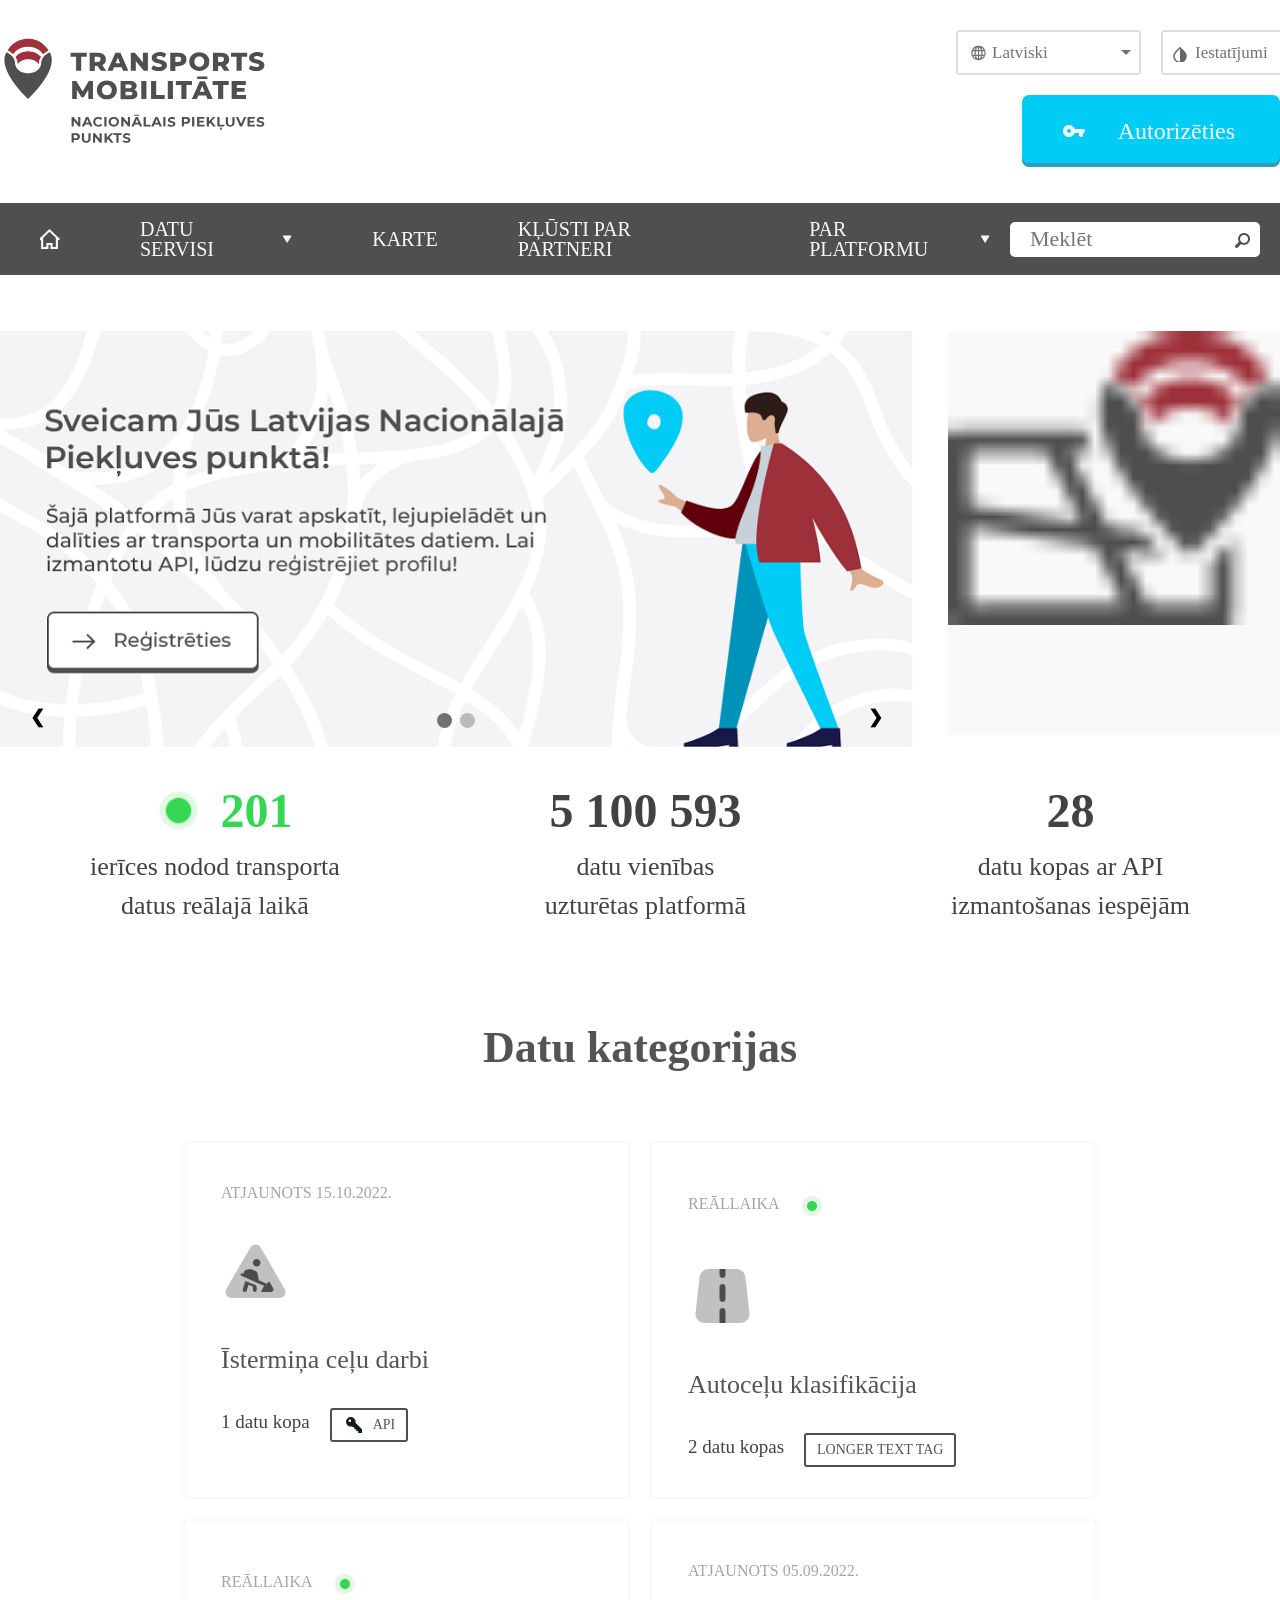
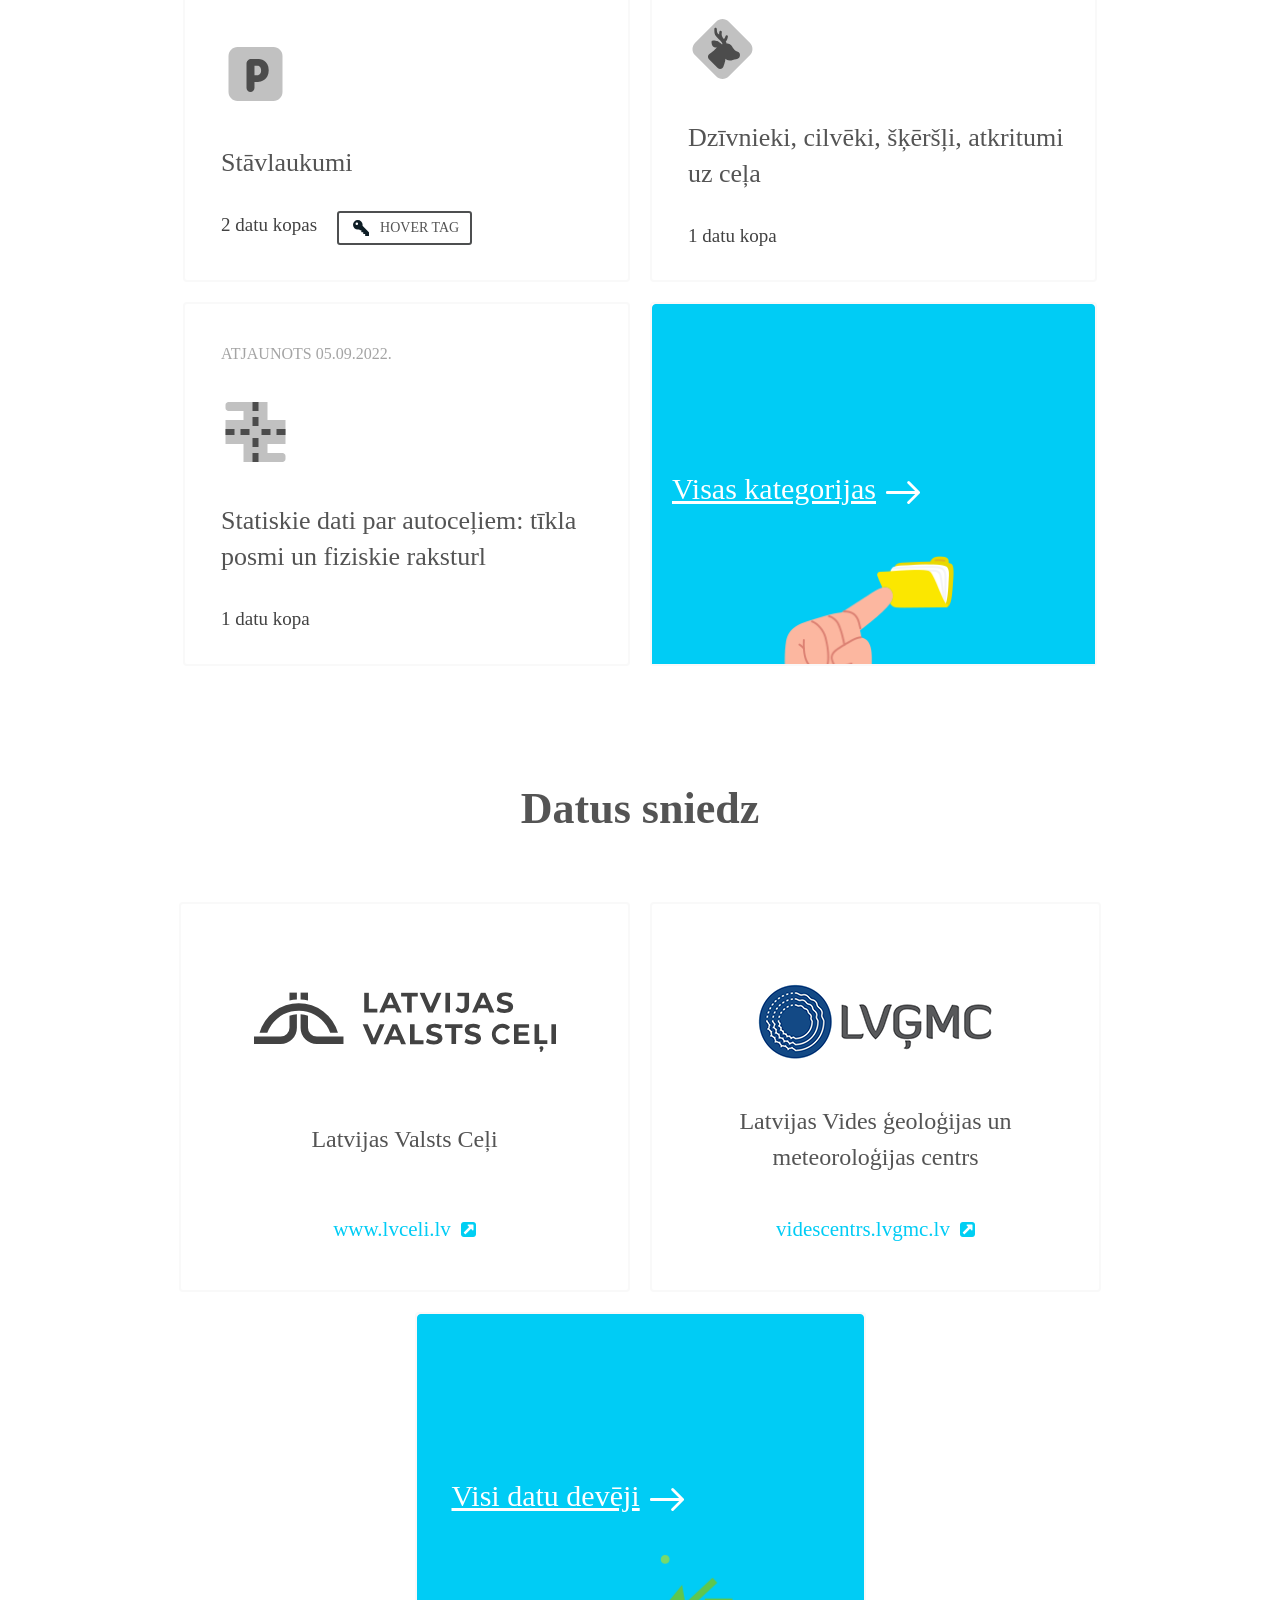
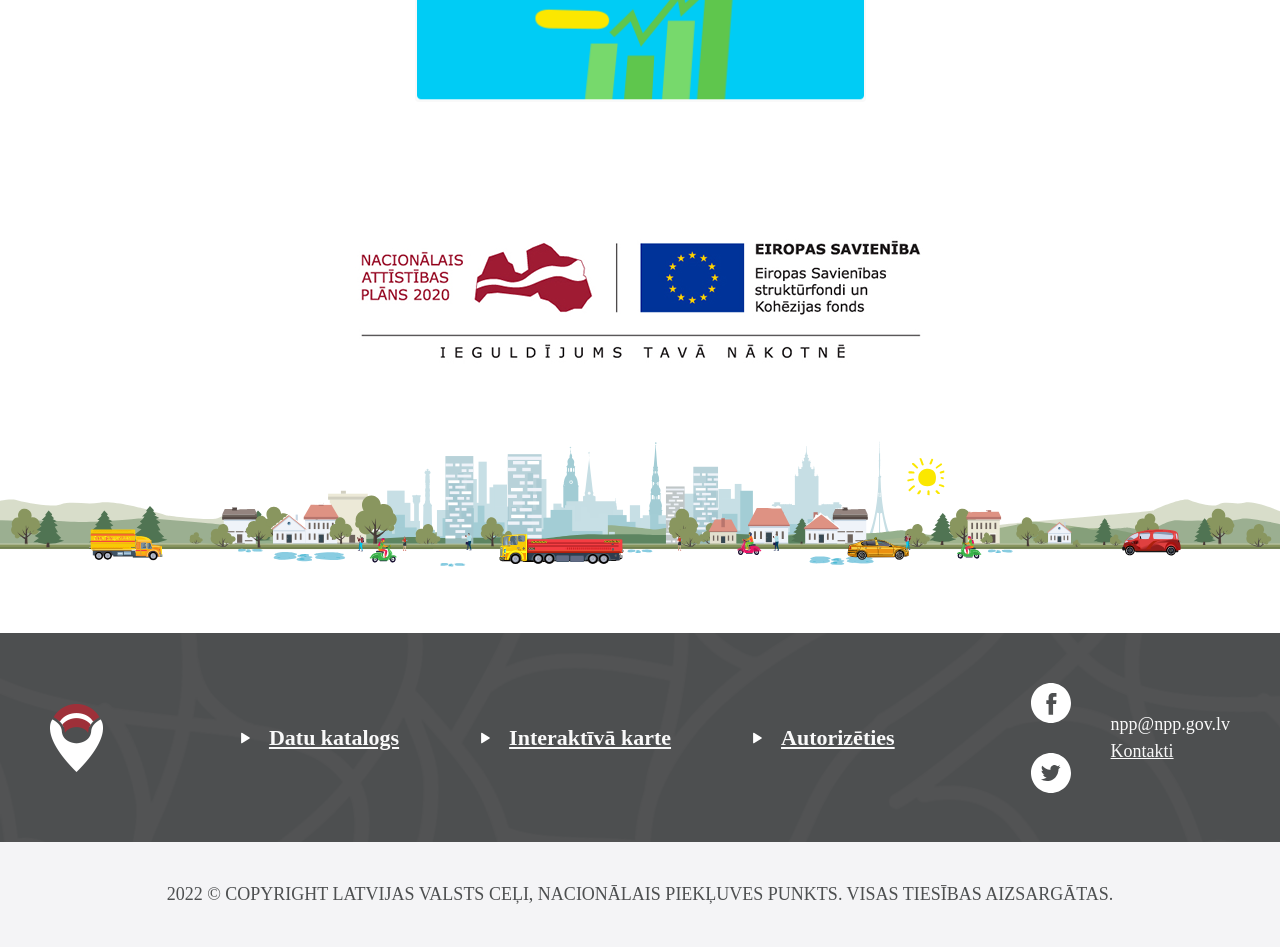
<file: index.html>
<!DOCTYPE html>
<html lang="en">

<head>
  <meta charset="UTF-8" />
  <meta http-equiv="X-UA-Compatible" content="IE=edge" />
  <meta name="viewport" content="width=device-width, initial-scale=1.0" />
  <link rel="stylesheet" href="https://www.w3schools.com/w3css/4/w3.css">
  <link rel="stylesheet" href="index.css">
  <link rel="preconnect" href="https://fonts.googleapis.com" />
  <link rel="preconnect" href="https://fonts.gstatic.com" crossorigin />
  <link href="https://fonts.googleapis.com/css2?family=Poppins:wght@300;400;500&display=swap" rel="stylesheet" />
  <link href="https://fonts.googleapis.com/css2?family=Material+Symbols+Outlined" rel="stylesheet" />
  <title>NPP</title>
</head>

<body>
  <div class="header">
    <div class="header-all-logo">
      <img src="assets/img/npp_logo.svg" class="header-logo-left" />
      <div class="small-slidebar w3-content w3-section">
        <img class="small-slidebar-slides" src="assets/img/small-slide1.png">
        <img class="small-slidebar-slides" src="assets/img/small-slide2.png">
      </div>
    </div>
    <div class="header-setting">
      <div class="header-setting-up">
        <div class="header-setting-position">
          <div>
            <div class="lang-dropdown">
              <button class="lang-dropdown-btn">
                <span class="lang-dropdown-value"><i class="icon" aria-hidden="true"></i>Latviski</span>
                <span class="lang-dropdown-label"><i class="icon" aria-hidden="true"></i>Valoda...</span>
              </button>
              <ul class="lang-dropdown-menu">
                <li>Latviski</li>
                <li>English</li>
              </ul>
            </div>
          </div>
          <div class="env-container">
            <div class="env-dropdown">
              <button class="env-dropdown-btn">
                <span class="env-dropdown-value"><i class="icon" aria-hidden="true"></i>Iestatījumi</span>
                <span class="env-dropdown-label"><i class="icon" aria-hidden="true"></i>Iestatījumi...</span>
              </button>
              <ul class="env-dropdown-menu">
                <li><b>Fonta izmērs</b></li>
                <li style="
                    display: flex;
                    flex-direction: row;
                    justify-content: unset;
                    align-items: center;
              ">100%<img class="env-icon1" src="assets/img/check1.svg"></li>
                <li>150%</li>
                <li>200%</li>
                <li><b>Kontrasts</b></li>
                <li>
                  <div class="env-dropdown-menu-top">
                    <button class="label1">
                      <img class="eye-icon" src="assets/img/eye.svg" />
                      <img class="tick-icon" src="assets/img/check1.svg" />
                    </button>
                    <button class="label2"><img class="eye-icon" src="assets/img/eye.svg" /></button><br>
                  </div>

                  <div class="env-dropdown-menu-down">
                    <button class="label3"><img class="eye-icon1" src="assets/img/eye.svg" /></button>
                    <button class="label2"><img class="eye-icon2" src="assets/img/eye.svg" /></button>
                  </div>
                </li>
              </ul>
            </div>
          </div>
        </div>
      </div>
      <div class="header-setting-down">
        <div id="qwe">
          <button class="header-setting-down-auth-button" type="button" onclick="authclick()">
            <img class="header-setting-down-auth-button-icon" src="assets/img/key.svg" />
            <p class="header-setting-down-auth-button-text">Autorizēties</p>
          </button>
        </div>
        <div id="loged" hidden="true">
          <div class="header-setting-down-auth-personal">
            <div>
              <img class="header-setting-down-auth-personal-icon" src="./assets/img/sun.png" />
            </div>
            <div class="header-setting-down-auth-personal-container">
              <span class="header-setting-down-auth-personal-container-font">SVEIKI,</span>
              <span class="header-setting-down-auth-personal-container-font1">Roberts!</span>
            </div>
            <div class="header-setting-down-auth-personal-container1">
              <div>
                <img class="header-setting-down-auth-personal-icon1" src="./assets/img/mail.svg" />
                <span class="header-setting-down-auth-personal-container1-font">Nav</span>
              </div>
              <div>
                <span class="header-setting-down-auth-personal-container1-font1">jaunu ziņu</span>
              </div>
            </div>
          </div>
          <div class="header-setting-down-auth-personal-container2">
            <div class="header-setting-down-auth-personal-container3">
              <button class="header-setting-down-auth-personal-container2-button" type="button" onclick="menuclick()">
                <img class="header-setting-down-auth-personal-container2-menu" src="./assets/img/menu1.svg" />
                <p class="header-setting-down-auth-personal-container2-font">Lietotāja iespējas</p>
              </button>
              <div id="authmenu" style="display: none;">
                <div class="header-setting-down-auth-personal-container2-menudrop">
                  <button class="header-setting-down-auth-personal-container2-button4" type="button">
                    <img class="header-setting-down-auth-personal-container2-menu" src="./assets/img/wire.svg" />
                    <p class="header-setting-down-auth-personal-container2-font">Abonētie dati</p>
                  </button>
                  <button class="header-setting-down-auth-personal-container2-button4" type="button">
                    <img class="header-setting-down-auth-personal-container2-menu" src="./assets/img/mail1.svg" />
                    <p class="header-setting-down-auth-personal-container2-font">Ziņojumi</p>
                  </button>
                  <button class="header-setting-down-auth-personal-container2-button4" type="button">
                    <img class="header-setting-down-auth-personal-container2-menu" src="./assets/img/dev.svg" />
                    <p class="header-setting-down-auth-personal-container2-font">Dokumentācija</p>
                  </button>
                  <button class="header-setting-down-auth-personal-container2-button3" type="button">
                    <img class="header-setting-down-auth-personal-container2-menu" src="./assets/img/user.svg" />
                    <p class="header-setting-down-auth-personal-container2-font">Mans profils</p>
                  </button>
                </div>
              </div>
            </div>
            <button class="header-setting-down-auth-personal-container2-button2" type="button" onclick="exitclick()">
              <p class="header-setting-down-auth-personal-container2-font2">Iziet</p>
              <img class="header-setting-down-auth-personal-container2-cancel" src="./assets/img/Cancel.svg" />
            </button>
          </div>
        </div>
      </div>
    </div>
  </div>
  <nav class="navbar">
    <div class="navbar-container">
      <div class="navbar-menus">
        <button class="navbar-menus-tab-title">
          <img src="assets/img/home.svg" />
        </button>
        <div class="navbar-menus-tab">
          <button class="navbar-menus-tab-title">
            Datu servisi
            <img class="navbar-menus-tab-title-arrow-icon" src="assets/img/arrow.svg" />
          </button>
          <div class="navbar-menus-tab-imgs">
            <button class="navbar-menus-tab-imgs-item">
              <img class="navbar-menus-tab-imgs-item-icon" src="assets/img/menuitem1.png">
              DATU KATALOGS
            </button>
            <button class="navbar-menus-tab-imgs-item">
              <img class="navbar-menus-tab-imgs-item-icon" src="assets/img/menuitem2.png">
              INTERAKTĪVĀ KARTE
            </button>
          </div>
        </div>
        <div class="navbar-menus-tab">
          <button class="navbar-menus-tab-title">
            KARTE
          </button>
        </div>
        <div class="navbar-menus-tab">
          <button class="navbar-menus-tab-title">
            Kļūsti par partneri
          </button>
        </div>
        <div class="navbar-menus-tab">
          <button class="navbar-menus-tab-title">
            Par platformu
            <img class="navbar-menus-tab-title-arrow-icon" src="assets/img/arrow.svg" />
          </button>
          <div class="navbar-menus-tab-content">
            <button>PAR NPP PROJEKTU</button>
            <button>PLATFORMAS STATISTIKA</button>
            <button>PRIVĀTUMA POLITIKA</button>
            <button>KONFIDENCIALITĀTE</button>
            <button>KONTAKTI</button>
          </div>
        </div>
      </div>
      <div class="navbar-searchbar">
        <div class="navbar-search-input">
          <div id="searchbox1">
            <input type="text" class="navbar-search-input" placeholder="Meklēt" onclick="onsearchbox()">
            <img class="navbar-searchbar-icon" src="assets/img/search.png" />
          </div>
          <div class="searchbar-box" id="searchbox" style="display: none; margin-top: 168px;"
            onmouseleave="onsearchbox1()">
            <input type="text" class="search-modal-input" placeholder="Ievadiet meklēšanas kritērijus...">
            <img class="navbar-searchbar-icon" src="assets/img/search.png" />
            <div class="radio-container">
              <div>
                <input class="radio-item" type="radio" checked="checked" value="1" /> <span class="radio-text">Visā
                  platformā</span>
              </div>
              <div>
                <input class="radio-item" type="radio" value="2" /> <span class="radio-text">Datu katalogā</span>
              </div>
            </div>

            <button onclick="" class="search-modal-button ">Meklēt</button>
          </div>

        </div>
        <button onclick="toggleMenu()" class="navbar-search-burger"></button>
      </div>
    </div>
  </nav>
  <div class="slidebar">
    <div class="slidebar-slideshow">
      <div class="slidebar-slideshow-slides slidebar-slideshow-fade">
        <img src="assets/img/slide1.png" style="width:100%">
      </div>

      <div class="slidebar-slideshow-slides slidebar-slideshow-fade">
        <img src="assets/img/slide2.png" style="width:100%">
      </div>

      <!-- Next and previous buttons -->
      <a class="slidebar-slideshow-prev" onclick="plusSlides(-1)">&#10094;</a>
      <a class="slidebar-slideshow-next" onclick="plusSlides(1)">&#10095;</a>
      <!-- The dots/circles -->
      <div class="slidebar-slideshow-dots">
        <span class="slidebar-slideshow-dots-dot" onclick="currentSlide(1)"></span>
        <span class="slidebar-slideshow-dots-dot" onclick="currentSlide(2)"></span>
      </div>
    </div>
    <div class="slidebar-map-container">
      <img src="assets/img/map.png">
    </div>
  </div>
  <div class="state">
    <div class="state-transfer">
      <div class="state-transfer-header">
        <img class="state-transfer-header-dot" src="./assets/img/state.png" />
        <a class="state-transfer-header-numberdot">201</a>
      </div>
      <div class="state-transfer-context">
        <span class="state-transfer-context-text">ierīces nodod transporta<br />datus reālajā laikā</span>
      </div>
    </div>
    <div class="state-transfer">
      <div class="state-transfer-header">
        <a class="state-transfer-header-number">5 100 593</a>
      </div>
      <div class="state-transfer-context">
        <span class="state-transfer-context-text">datu vienības<br />uzturētas platformā</span>
      </div>
    </div>
    <div class="state-transfer">
      <div class="state-transfer-header">
        <a class="state-transfer-header-number">28</a>
      </div>
      <div class="state-transfer-context">
        <span class="state-transfer-context-text">datu kopas ar API<br />izmantošanas iespējām</span>
      </div>
    </div>
  </div>
  <div class="data-cat">
    <div class="data-cat-title">
      Datu kategorijas
    </div>
    <div class="data-cat-content">

      <div class="data-cat-construction" onmouseover="mouseover1()" onmouseleave="mouseleave1()">
        <div class="data-cat-construction-update">AtjaUnots 15.10.2022.</div>
        <img class="data-cat-construction-icon" src="assets/img/under-construction.svg">
        <div class="data-cat-construction-title">Īstermiņa ceļu darbi</div>
        <div class="data-cat-construction-data">
          <span class="data-cat-construction-data-text">1 datu kopa</span>
          <label class="data-cat-construction-data-content1">
            <img class="data-cat-construction-data-content1-icon" src="assets/img/key2.svg" />
            <span class="data-cat-construction-data-content1-label">API</span>
          </label>
        </div>
        <div id="button1" hidden="true">
          <button class="data-cat-construction-button" type="button">
            <img class="data-cat-construction-button-icon" src="assets/img/next.svg" />
            <p class="data-cat-construction-button-font">Aplūkot</p>
          </button>
        </div>
      </div>
      <div class="data-cat-construction" onmouseover="mouseover2()" onmouseleave="mouseleave2()">
        <div class="data-cat-construction-update">REĀLLAIKA<img class="data-cat-construction-dot"
            src="./assets/img/state_small.png" /></div>
        <img class="data-cat-construction-icon" src="assets/img/road.svg">
        <div class="data-cat-construction-title">Autoceļu klasifikācija</div>
        <div class="data-cat-construction-data">
          <span class="data-cat-construction-data-text">2 datu kopas</span>
          <label class="data-cat-construction-data-content2">
            <span class="data-cat-construction-data-content2-label">LONGER TEXT TAG</span>
          </label>
        </div>
        <div id="button2" hidden="true">
          <button class="data-cat-construction-button" type="button">
            <img class="data-cat-construction-button-icon" src="assets/img/next.svg" />
            <p class="data-cat-construction-button-font">Aplūkot</p>
          </button>
        </div>
      </div>
      <div class="data-cat-construction" onmouseover="mouseover3()" onmouseleave="mouseleave3()">
        <div class="data-cat-construction-update">REĀLLAIKA<img class="data-cat-construction-dot"
            src="./assets/img/state_small.png" /></div>
        <img class="data-cat-construction-icon" src="assets/img/parking.svg">
        <div class="data-cat-construction-title">Stāvlaukumi</div>
        <div class="data-cat-construction-data">
          <span class="data-cat-construction-data-text">2 datu kopas</span>
          <label class="data-cat-construction-data-content3">
            <img class="data-cat-construction-data-content3-icon" src="assets/img/key2.svg" />
            <span class="data-cat-construction-data-content3-label">HOVER TAG</span>
          </label>
        </div>
        <div id="button3" hidden="true">
          <button class="data-cat-construction-button" type="button">
            <img class="data-cat-construction-button-icon" src="assets/img/next.svg" />
            <p class="data-cat-construction-button-font">Aplūkot</p>
          </button>
        </div>
      </div>
      <div class="data-cat-construction" onmouseover="mouseover4()" onmouseleave="mouseleave4()">
        <div class="data-cat-construction-update">AtjaUnots 05.09.2022.</div>
        <img class="data-cat-construction-icon" src="assets/img/wild-animals-sign.svg">
        <div class="data-cat-construction-title">Dzīvnieki, cilvēki, šķēršļi, atkritumi uz ceļa</div>
        <div class="data-cat-construction-data">
          <span class="data-cat-construction-data-text">1 datu kopa</span>
        </div>
        <div id="button4" hidden="true">
          <button class="data-cat-construction-button" type="button">
            <img class="data-cat-construction-button-icon" src="assets/img/next.svg" />
            <p class="data-cat-construction-button-font">Aplūkot</p>
          </button>
        </div>
      </div>
      <div class="data-cat-construction" onmouseover="mouseover5()" onmouseleave="mouseleave5()">
        <div class="data-cat-construction-update">AtjaUnots 05.09.2022.</div>
        <img class="data-cat-construction-icon" src="assets/img/streets.svg">
        <div class="data-cat-construction-title">Statiskie dati par autoceļiem: tīkla posmi un fiziskie raksturl</div>
        <div class="data-cat-construction-data">
          <span class="data-cat-construction-data-text">1 datu kopa</span>
        </div>
        <div id="button5" hidden="true">
          <button class="data-cat-construction-button" type="button">
            <img class="data-cat-construction-button-icon" src="assets/img/next.svg" />
            <p class="data-cat-construction-button-font">Aplūkot</p>
          </button>
        </div>
      </div>
      <div class="data-cat-construction">
        <div class="data-cat-construction-background">
          <div class="data-cat-construction-background-text">
            Visas kategorijas
            <img class="data-cat-construction-background-text-icon" src="assets/img/next.svg">
          </div>
        </div>
      </div>
    </div>
  </div>
  <div class="data-provide">
    <div class="data-provide-title">Datus sniedz</div>
    <div class="data-provide-content">
      <div class="data-provide-content-item">
        <div class="data-provide-content-item-title">
          <img class="data-provide-content-item-title-icon" src="assets/img/lvc-logo.svg">
        </div>
        <div class="data-provide-content-item-description">Latvijas Valsts Ceļi</div>
        <div class="data-provide-content-item-link">
          <a>www.lvceli.lv</a>
          <img src="assets/img/link.svg">
        </div>
      </div>
      <div class="data-provide-content-item">
        <div class="data-provide-content-item-title">
          <img class="data-provide-content-item-title-icon" src="assets/img/LVGlogo.png">
        </div>
        <div class="data-provide-content-item-description">Latvijas Vides ģeoloģijas un meteoroloģijas centrs</div>
        <div class="data-provide-content-item-link">
          <a>videscentrs.lvgmc.lv</a>
          <img src="assets/img/link.svg">
        </div>
      </div>
      <div class="data-provide-content-item">
        <div class="data-provide-content-item-background">
          <div class="data-provide-content-item-background-text">
            Visi datu devēji
            <img class="data-provide-content-item-background-text-icon" src="assets/img/next.svg">
          </div>
        </div>
      </div>
    </div>
  </div>
  <div class="w3-container w3-center w3-margin-top">
    <img class="footer-up-container-image" src="assets/img/small-slide1.png" />
  </div>
  <div class="footer-up-container"></div>
  <div class="footer-middle-container">
    <div class="footer-middle-container-menus">
      <img class="footer-middle-container-menus-icon" src="assets/img/location.png">
      <div class="footer-middle-container-menu">
        <div class="footer-middle-container-menus-link">
          <img class="footer-middle-container-menus-link-icon" src="assets/img/up1.svg"
            style="color: white; fill: white;"> Datu katalogs
        </div>
        <div class="footer-middle-container-menus-link">
          <img class="footer-middle-container-menus-link-icon" src="assets/img/up1.svg"> Interaktīvā karte
        </div>
        <div class="footer-middle-container-menus-link">
          <img class="footer-middle-container-menus-link-icon" src="assets/img/up1.svg"> Autorizēties
        </div>
      </div>
      <div class="footer-middle-container-social">
        <div class="footer-middle-container-social-sites">
          <img src="assets/img/facebook.svg">
          <img src="assets/img/twitter.svg">
        </div>
        <div class="footer-middle-container-social-mail">
          <div class="footer-middle-container-social-mail-info">
            npp@npp.gov.lv<br />
            <u>Kontakti</u>
          </div>
        </div>
      </div>
    </div>
  </div>
  <div class="footer-end">
    <p class="footer-end-font">2022 © COPYRIGHT LATVIJAS VALSTS CEĻI, NACIONĀLAIS PIEKĻUVES PUNKTS. VISAS TIESĪBAS
      AIZSARGĀTAS.</p>
  </div>
  <script>
    const toggleMenu = () => document.body.classList.toggle("open");
  </script>
  <script src="assets/js/slide.js"></script>
  <script src="assets/js/language-select.js"></script>
  <script src="assets/js/setting-select.js"></script>
  <script src="assets/js/small-slide.js"></script>
  <script src="assets/js/cat-button.js"></script>
  <script src="assets/js/auth.js"></script>
  <script src="assets/js/searchbox.js"></script>
</body>

</html>
</file>
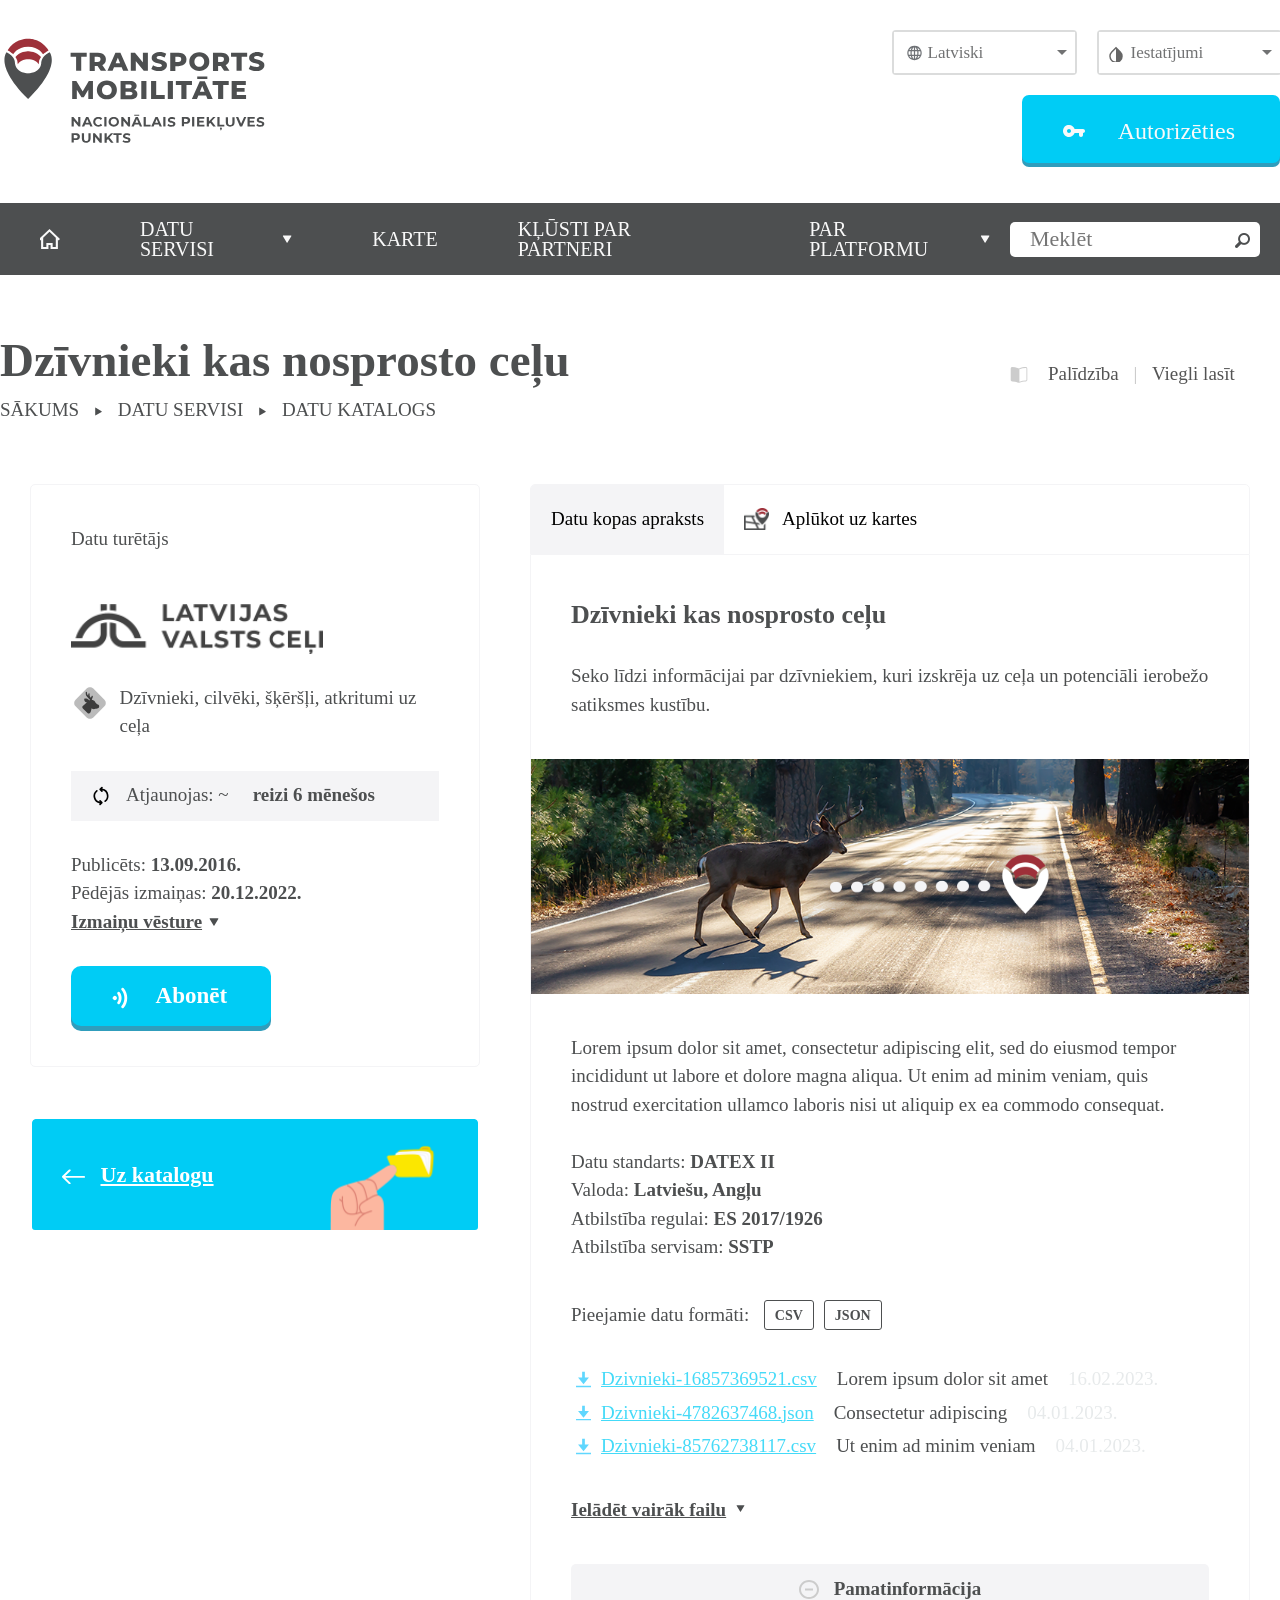
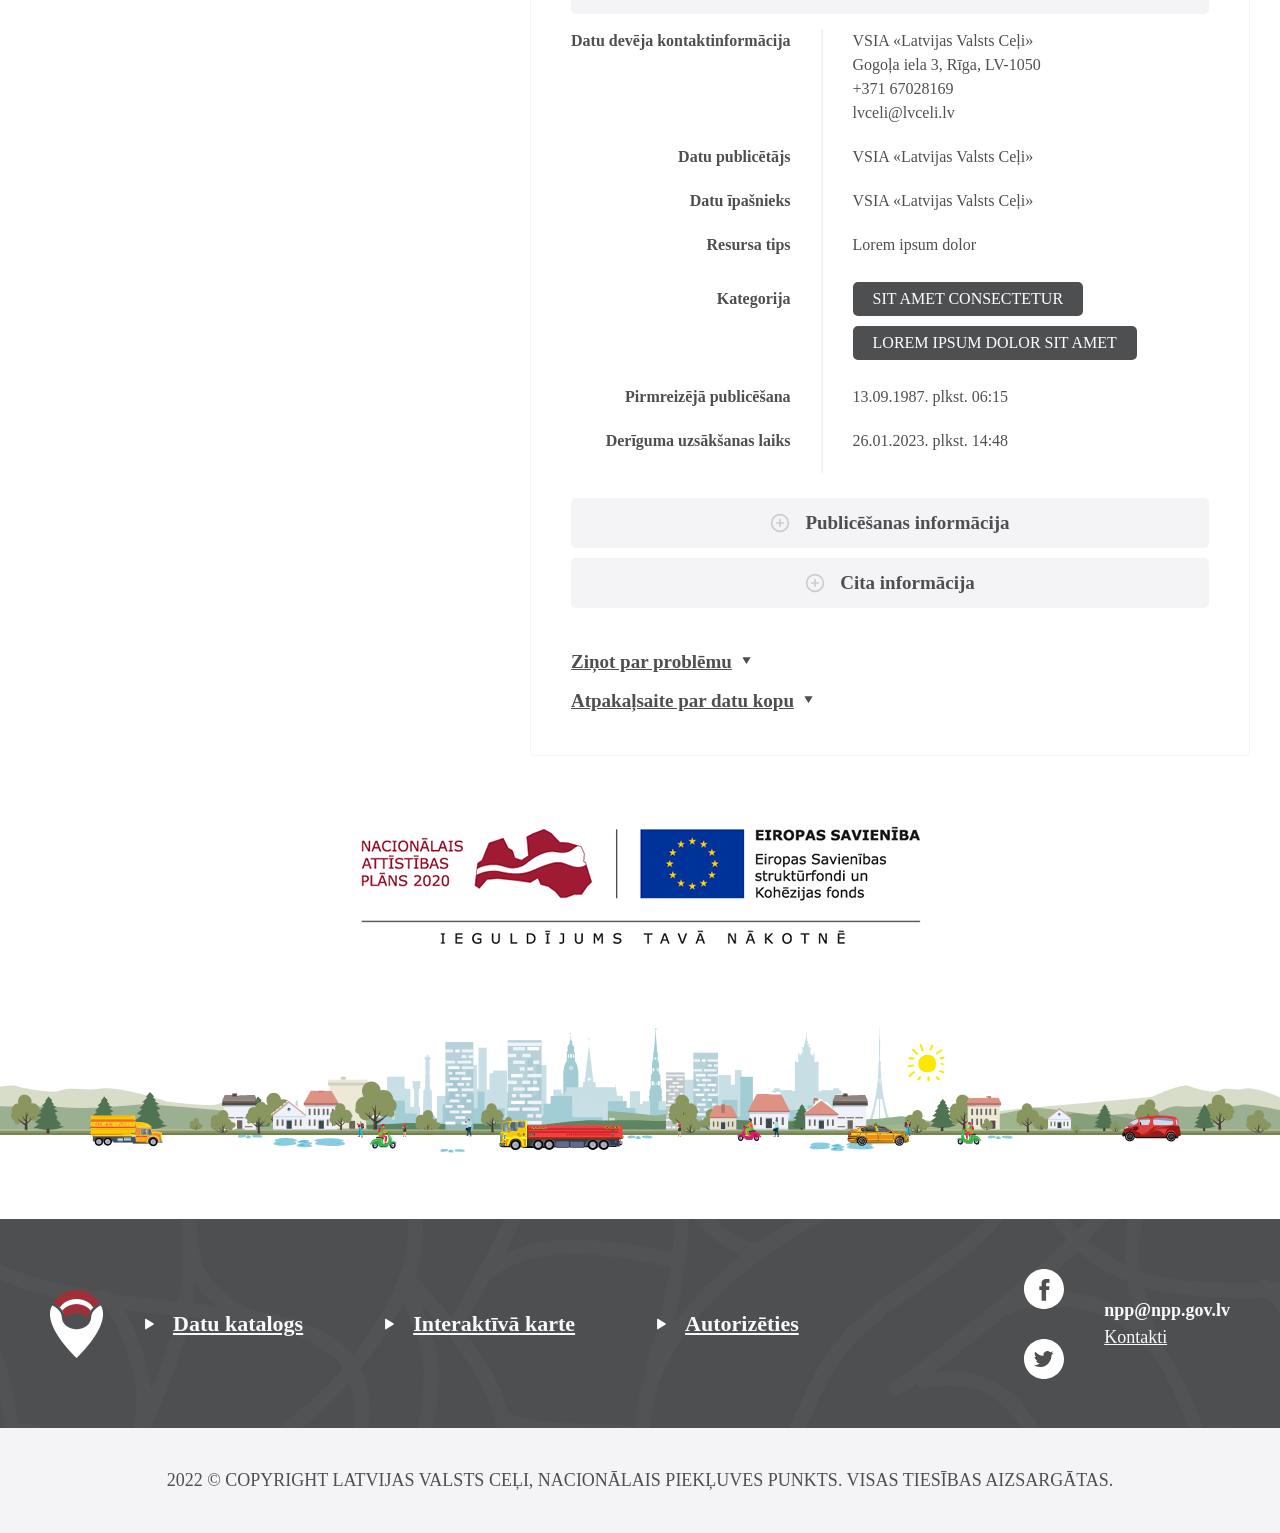
<file: card.html>
<!DOCTYPE html>
<html lang="en">

<head>
  <meta charset="UTF-8" />
  <meta http-equiv="X-UA-Compatible" content="IE=edge" />
  <meta name="viewport" content="width=device-width, initial-scale=1.0" />
  <link rel="stylesheet" href="https://www.w3schools.com/w3css/4/w3.css">
  <link rel="stylesheet" href="index.css">
  <link rel="preconnect" href="https://fonts.googleapis.com" />
  <link rel="preconnect" href="https://fonts.gstatic.com" crossorigin />
  <link href="https://fonts.googleapis.com/css2?family=Poppins:wght@300;400;500&display=swap" rel="stylesheet" />
  <link href="https://fonts.googleapis.com/css2?family=Material+Symbols+Outlined" rel="stylesheet" />
  <title>NPP</title>
</head>

<body>
  <div class="header">
    <div class="header-all-logo">
      <img src="assets/img/npp_logo.svg" class="header-logo-left" />
      <div class="small-slidebar w3-content w3-section">
        <img class="small-slidebar-slides" src="assets/img/small-slide1.png">
        <img class="small-slidebar-slides" src="assets/img/small-slide2.png">
      </div>
    </div>
    <div class="header-setting">
      <div class="header-setting-up">
        <div class="header-setting-position">
          <div>
            <div class="lang-dropdown">
              <button class="lang-dropdown-btn">
                <span class="lang-dropdown-value"><i class="icon" aria-hidden="true"></i>Latviski</span>
                <span class="lang-dropdown-label"><i class="icon" aria-hidden="true"></i>Valoda...</span>
              </button>
              <ul class="lang-dropdown-menu">
                <li>Latviski</li>
                <li>English</li>
              </ul>
            </div>
          </div>
          <div class="env-container">
            <div class="env-dropdown">
              <button class="env-dropdown-btn">
                <span class="env-dropdown-value"><i class="icon" aria-hidden="true"></i>Iestatījumi</span>
                <span class="env-dropdown-label"><i class="icon" aria-hidden="true"></i>Iestatījumi...</span>
              </button>
              <ul class="env-dropdown-menu">
                <li><b>Fonta izmērs</b></li>
                <li style="
                    display: flex;
                    flex-direction: row;
                    justify-content: unset;
                    align-items: center;
              ">100%<img class="env-icon1" src="assets/img/check1.svg"></li>
                <li>150%</li>
                <li>200%</li>
                <li><b>Kontrasts</b></li>
                <li>
                  <div class="env-dropdown-menu-top">
                    <button class="label1">
                      <img class="eye-icon" src="assets/img/eye.svg" />
                      <img class="tick-icon" src="assets/img/check1.svg" />
                    </button>
                    <button class="label2"><img class="eye-icon" src="assets/img/eye.svg" /></button><br>
                  </div>

                  <div class="env-dropdown-menu-down">
                    <button class="label3"><img class="eye-icon1" src="assets/img/eye.svg" /></button>
                    <button class="label2"><img class="eye-icon2" src="assets/img/eye.svg" /></button>
                  </div>
                </li>
              </ul>
            </div>
          </div>
        </div>
      </div>
      <div class="header-setting-down">
        <div id="qwe" class="header-setting-down-auth">
          <button class="header-setting-down-auth-button" type="button" onclick="authclick()">
            <img class="header-setting-down-auth-button-icon" src="assets/img/key.svg" />
            <p class="header-setting-down-auth-button-text">Autorizēties</p>
          </button>
        </div>
        <div id="loged" hidden="true" style="margin-right: 50px;">
          <div class="header-setting-down-auth-personal">
            <div>
              <img class="header-setting-down-auth-personal-icon" src="./assets/img/sun.png" />
            </div>
            <div class="header-setting-down-auth-personal-container">
              <span class="header-setting-down-auth-personal-container-font">SVEIKI,</span>
              <span class="header-setting-down-auth-personal-container-font1">Roberts!</span>
            </div>
            <div class="header-setting-down-auth-personal-container1">
              <div>
                <img class="header-setting-down-auth-personal-icon1" src="./assets/img/mail.svg" />
                <span class="header-setting-down-auth-personal-container1-font">Nav</span>
              </div>
              <div>
                <span class="header-setting-down-auth-personal-container1-font1">jaunu ziņu</span>
              </div>
            </div>
          </div>
          <div class="header-setting-down-auth-personal-container2">
            <div class="header-setting-down-auth-personal-container3">
              <button class="header-setting-down-auth-personal-container2-button" type="button" onclick="menuclick()">
                <img class="header-setting-down-auth-personal-container2-menu" src="./assets/img/menu1.svg" />
                <p class="header-setting-down-auth-personal-container2-font">Lietotāja iespējas</p>
              </button>
              <div id="authmenu" style="display: none;">
                <div class="header-setting-down-auth-personal-container2-menudrop">
                  <button class="header-setting-down-auth-personal-container2-button4" type="button">
                    <img class="header-setting-down-auth-personal-container2-menu" src="./assets/img/wire.svg" />
                    <p class="header-setting-down-auth-personal-container2-font">Abonētie dati</p>
                  </button>
                  <button class="header-setting-down-auth-personal-container2-button4" type="button">
                    <img class="header-setting-down-auth-personal-container2-menu" src="./assets/img/mail1.svg" />
                    <p class="header-setting-down-auth-personal-container2-font">Ziņojumi</p>
                  </button>
                  <button class="header-setting-down-auth-personal-container2-button4" type="button">
                    <img class="header-setting-down-auth-personal-container2-menu" src="./assets/img/dev.svg" />
                    <p class="header-setting-down-auth-personal-container2-font">Dokumentācija</p>
                  </button>
                  <button class="header-setting-down-auth-personal-container2-button3" type="button">
                    <img class="header-setting-down-auth-personal-container2-menu" src="./assets/img/user.svg" />
                    <p class="header-setting-down-auth-personal-container2-font">Mans profils</p>
                  </button>
                </div>
              </div>
            </div>
            <button class="header-setting-down-auth-personal-container2-button2" type="button" onclick="exitclick()">
              <p class="header-setting-down-auth-personal-container2-font2">Iziet</p>
              <img class="header-setting-down-auth-personal-container2-cancel" src="./assets/img/Cancel.svg" />
            </button>
          </div>
        </div>
      </div>
    </div>
  </div>
  <nav class="navbar">
    <div class="navbar-container">
      <div class="navbar-menus">
        <button class="navbar-menus-tab-title">
          <img src="assets/img/home.svg" />
        </button>
        <div class="navbar-menus-tab">
          <button class="navbar-menus-tab-title">
            Datu servisi
            <img class="navbar-menus-tab-title-arrow-icon" src="assets/img/arrow.svg" />
          </button>
          <div class="navbar-menus-tab-imgs">
            <button class="navbar-menus-tab-imgs-item">
              <img class="navbar-menus-tab-imgs-item-icon" src="assets/img/menuitem1.png">
              DATU KATALOGS
            </button>
            <button class="navbar-menus-tab-imgs-item">
              <img class="navbar-menus-tab-imgs-item-icon" src="assets/img/menuitem2.png">
              INTERAKTĪVĀ KARTE
            </button>
          </div>
        </div>
        <div class="navbar-menus-tab">
          <button class="navbar-menus-tab-title">
            KARTE
          </button>
        </div>
        <div class="navbar-menus-tab">
          <button class="navbar-menus-tab-title">
            Kļūsti par partneri
          </button>
        </div>
        <div class="navbar-menus-tab">
          <button class="navbar-menus-tab-title">
            Par platformu
            <img class="navbar-menus-tab-title-arrow-icon" src="assets/img/arrow.svg" />
          </button>
          <div class="navbar-menus-tab-content">
            <button>PAR NPP PROJEKTU</button>
            <button>PLATFORMAS STATISTIKA</button>
            <button>PRIVĀTUMA POLITIKA</button>
            <button>KONFIDENCIALITĀTE</button>
            <button>KONTAKTI</button>
          </div>
        </div>
      </div>
      <div class="navbar-searchbar">
        <div class="navbar-search-input">
          <div id="searchbox1">
            <input type="text" class="navbar-search-input" placeholder="Meklēt" onclick="onsearchbox()">
            <img class="navbar-searchbar-icon" src="assets/img/search.png" />
          </div>
          <div class="searchbar-box" id="searchbox" style="display: none; margin-top: 168px;"
            onmouseleave="onsearchbox1()">
            <input type="text" class="search-modal-input" placeholder="Ievadiet meklēšanas kritērijus...">
            <img class="navbar-searchbar-icon" src="assets/img/search.png" />
            <div class="radio-container">
              <div>
                <input class="radio-item" type="radio" checked="checked" value="1" /> <span class="radio-text">Visā
                  platformā</span>
              </div>
              <div>
                <input class="radio-item" type="radio" value="2" /> <span class="radio-text">Datu katalogā</span>
              </div>
            </div>

            <button onclick="" class="search-modal-button ">Meklēt</button>
          </div>

        </div>
        <button onclick="toggleMenu()" class="navbar-search-burger"></button>
      </div>
    </div>
  </nav>

  <div class="card">
    <div class="card-header">
      <div class="card-header-title">
        <div class="card-header-title-info">
          Dzīvnieki kas nosprosto ceļu
        </div>
        <div class="card-header-path">
          <span>Sākums</span>
          <img src="assets/img/up1.svg">
          <span>Datu servisi</span>
          <img src="assets/img/up1.svg">
          <span>Datu katalogs</span>
        </div>
      </div>
      <div class="card-header-help">
        <img src="assets/img/help.svg">
        <span >Palīdzība</span>
        &nbsp;|&nbsp;
        <span >Viegli lasīt</span>
      </div>
    </div>
    <div class="card-content w3-row">
      <div class="card-content-left w3-col">
        <div class="card-content-left-owner">
          <div class="card-content-left-owner-title">
            Datu turētājs
          </div>
          <img class="card-content-left-owner-mark" src="assets/img/card-mark.png">
          <div class="card-content-left-owner-elements">
            <img src="assets/img/wild-animals-sign.svg">
            <span>Dzīvnieki, cilvēki, šķēršļi, atkritumi uz ceļa</span>
          </div>
          <div class="card-content-left-owner-update-period">
            <img src="assets/img/refresh.svg">
            <span class="card-content-left-owner-update-period-label">Atjaunojas: ~</span>&nbsp;
            <span><b>reizi 6 mēnešos</b></span>
          </div>
          <div class="card-content-left-owner-update-data">
            <span>Publicēts: <b>13.09.2016.</b></span>
            <span>Pēdējās izmaiņas: <b>20.12.2022.</b></span>
            <div class="card-content-left-owner-update-data-range">
              <span><b><u>Izmaiņu vēsture</u></b></span>
              <img src="assets/img/up1.svg">
            </div>
          </div>

          <div class="card-content-left-owner-subscribe">
            <button class="card-content-owner-subscribe-button">
              <img src="assets/img/voice.svg">
              <span><b>Abonēt</b></span>
            </button>
          </div>
        </div>
        <div class="card-content-back">
          <div class="card-content-back-content">
            <img src="assets/img/next.svg">
            <span><b><u>Uz katalogu</u></b></span>
          </div>
        </div>
      </div>
      <div class="card-content-detail w3-rest">
        <div class="card-content-detail-tab">
          <div class="card-content-detail-tab-tabbutton">
            <button class="card-content-detail-tab-tabbutton-tablink" onclick="openTab(event, 'Description')" id="defaultOpen">Datu kopas apraksts</button>
            <button class="card-content-detail-tab-tabbutton-tablink" onclick="openTab(event, 'Map')">
              <img src="assets/img/tab-icon.png">
              Aplūkot uz kartes
            </button>
          </div>
          <div id="Description" class="card-content-detail-tab-tabpane">
            <div class="card-content-detail-tab-tabpane-header">
              <p class="card-content-detail-tab-tabpane-header-title"><b>Dzīvnieki kas nosprosto ceļu</b></p><br/>
              <p class="card-content-detail-tab-tabpane-header-description">Seko līdzi informācijai par dzīvniekiem, kuri izskrēja uz ceļa un potenciāli ierobežo satiksmes  kustību.</p>
            </div>
            <img src="assets/img/card-road.png">
            <div class="card-content-detail-tab-tabpane-content">
              <span>Lorem ipsum dolor sit amet, consectetur adipiscing elit, sed do eiusmod tempor incididunt ut labore et dolore magna aliqua. Ut enim ad minim veniam, quis nostrud exercitation ullamco laboris nisi ut aliquip ex ea commodo consequat.</span>
              <br/>
              <span>Datu standarts: <b>DATEX II</b></span>
              <span>Valoda: <b>Latviešu, Angļu</b></span>
              <span>Atbilstība regulai: <b>ES 2017/1926</b></span>
              <span>Atbilstība servisam: <b>SSTP</b></span>
              <br/>
              <div class="card-content-detail-tab-tabpane-content-format">
                <div class="card-content-detail-tab-tabpane-content-format-label">Pieejamie datu formāti:</div>&nbsp;&nbsp;
                <span class="card-content-detail-tab-tabpane-content-format-csv">CSV</span>
                <span class="card-content-detail-tab-tabpane-content-format-json">JSON</span>
              </div>
              <div class="card-content-detail-tab-tabpane-content-download">
                <div class="card-content-detail-tab-tabpane-content-download-item">
                  <img src="assets/img/download.svg">
                  <span class="card-content-detail-tab-tabpane-content-download-item-filename"><u>Dzivnieki-16857369521.csv</u></span>
                  <span>Lorem ipsum dolor sit amet</span>
                  <span class="card-content-detail-tab-tabpane-content-download-item-date">16.02.2023.</span>
                </div>
                <div class="card-content-detail-tab-tabpane-content-download-item">
                  <img src="assets/img/download.svg">
                  <span class="card-content-detail-tab-tabpane-content-download-item-filename"><u>Dzivnieki-4782637468.json</u></span>
                  <span>Consectetur adipiscing</span>
                  <span class="card-content-detail-tab-tabpane-content-download-item-date">04.01.2023.</span>
                </div>
                <div class="card-content-detail-tab-tabpane-content-download-item">
                  <img src="assets/img/download.svg">
                  <span class="card-content-detail-tab-tabpane-content-download-item-filename"><u>Dzivnieki-85762738117.csv</u></span>
                  <span>Ut enim ad minim veniam</span>
                  <span class="card-content-detail-tab-tabpane-content-download-item-date">04.01.2023.</span>
                </div>
              </div>
              <div class="card-content-detail-tab-tabpane-content-more">
                <span><u><b>Ielādēt vairāk failu</b></u></span>
                <img src="assets/img/up1.svg">
              </div>
              <div class="card-content-detail-tab-tabpane-content-accordion">
                <div class="card-content-detail-tab-tabpane-content-accordion-title menu-item active" id="defaultOpen">
                  <img class="accordion-open-icon-plus" src="assets/img/plus.svg">
                  <img class="accordion-open-icon-minus" src="assets/img/minus.svg">
                  <span>Pamatinformācija</span>
                </div>
                <div class="card-content-detail-tab-tabpane-content-accordion-description">
                  <table style="width:100%">
                    <tr>
                      <th class="card-content-detail-tab-tabpane-content-accordion-description-label">
                        <span>Datu devēja kontaktinformācija</span>
                      </th>
                      <th class="card-content-detail-tab-tabpane-content-accordion-description-info">
                        <span>VSIA «Latvijas Valsts Ceļi»</span>
                        <span>Gogoļa iela 3, Rīga, LV-1050</span>
                        <span>+371 67028169</span>
                        <span>lvceli@lvceli.lv</span>
                      </th>
                    </tr>
                    <tr>
                      <th class="card-content-detail-tab-tabpane-content-accordion-description-label">
                        <span>Datu publicētājs</span>
                      </th>
                      <th class="card-content-detail-tab-tabpane-content-accordion-description-info">
                        <span>VSIA «Latvijas Valsts Ceļi»</span>
                      </th>
                    </tr>
                    <tr>
                      <th class="card-content-detail-tab-tabpane-content-accordion-description-label">
                        <span>Datu īpašnieks</span>
                      </th>
                      <th class="card-content-detail-tab-tabpane-content-accordion-description-info">
                        <span>VSIA «Latvijas Valsts Ceļi»</span>
                      </th>
                    </tr>
                    <tr>
                      <th class="card-content-detail-tab-tabpane-content-accordion-description-label">
                        <span>Resursa tips</span>
                      </th>
                      <th class="card-content-detail-tab-tabpane-content-accordion-description-info">
                        <span>Lorem ipsum dolor</span>
                      </th>
                    </tr>
                    <tr>
                      <th class="card-content-detail-tab-tabpane-content-accordion-description-label">
                        <span>Kategorija</span>
                      </th>
                      <th class="card-content-detail-tab-tabpane-content-accordion-description-info">
                        <span class="card-content-detail-tab-tabpane-content-accordion-description-info-cat">Sit amet consectetur</span>
                        <span class="card-content-detail-tab-tabpane-content-accordion-description-info-cat">LOREM IPSUM DOLOR SIT AMET</span>
                      </th>
                    </tr>
                    <tr>
                      <th class="card-content-detail-tab-tabpane-content-accordion-description-label">
                        <span>Pirmreizējā publicēšana</span>
                      </th>
                      <th class="card-content-detail-tab-tabpane-content-accordion-description-info">
                        <span>13.09.1987. plkst. 06:15</span>
                      </th>
                    </tr>
                    <tr>
                      <th class="card-content-detail-tab-tabpane-content-accordion-description-label">
                        <span>Derīguma uzsākšanas laiks</span>
                      </th>
                      <th class="card-content-detail-tab-tabpane-content-accordion-description-info">
                        <span>26.01.2023. plkst. 14:48</span>
                      </th>
                    </tr>
                  </table>

                  <div class="card-content-detail-tab-tabpane-content-accordion-description-grid">
                    <div class="card-content-detail-tab-tabpane-content-accordion-description-item">
                      <div class="card-content-detail-tab-tabpane-content-accordion-description-item-label">
                        <span>Datu devēja kontaktinformācija</span>
                      </div>
                      <div class="card-content-detail-tab-tabpane-content-accordion-description-item-info">
                        <span>VSIA «Latvijas Valsts Ceļi»</span>
                        <span>Gogoļa iela 3, Rīga, LV-1050</span>
                        <span>+371 67028169</span>
                        <span>lvceli@lvceli.lv</span>
                      </div>
                    </div>
                    <div class="card-content-detail-tab-tabpane-content-accordion-description-item">
                      <div class="card-content-detail-tab-tabpane-content-accordion-description-item-label">
                        <span>Datu publicētājs</span>
                      </div>
                      <div class="card-content-detail-tab-tabpane-content-accordion-description-item-info">
                        <span>VSIA «Latvijas Valsts Ceļi»</span>
                      </div>
                    </div>
                    <div class="card-content-detail-tab-tabpane-content-accordion-description-item">
                      <div class="card-content-detail-tab-tabpane-content-accordion-description-item-label">
                        <span>Datu īpašnieks</span>
                      </div>
                      <div class="card-content-detail-tab-tabpane-content-accordion-description-item-info">
                        <span>VSIA «Latvijas Valsts Ceļi»</span>
                      </div>
                    </div>
                    <div class="card-content-detail-tab-tabpane-content-accordion-description-item">
                      <div class="card-content-detail-tab-tabpane-content-accordion-description-item-label">
                        <span>Resursa tips</span>
                      </div>
                      <div class="card-content-detail-tab-tabpane-content-accordion-description-item-info">
                        <span>Lorem ipsum dolor</span>
                      </div>
                    </div>
                    <div class="card-content-detail-tab-tabpane-content-accordion-description-item">
                      <div class="card-content-detail-tab-tabpane-content-accordion-description-item-label">
                        <span>Kategorija</span>
                      </div>
                      <div class="card-content-detail-tab-tabpane-content-accordion-description-item-info">
                        <span class="card-content-detail-tab-tabpane-content-accordion-description-item-info-cat">Sit amet consectetur</span>
                        <span class="card-content-detail-tab-tabpane-content-accordion-description-item-info-cat">LOREM IPSUM DOLOR SIT AMET</span>
                      </div>
                    </div>
                    <div class="card-content-detail-tab-tabpane-content-accordion-description-item">
                      <div class="card-content-detail-tab-tabpane-content-accordion-description-item-label">
                        <span>Pirmreizējā publicēšana</span>
                      </div>
                      <div class="card-content-detail-tab-tabpane-content-accordion-description-item-info">
                        <span>13.09.1987. plkst. 06:15</span>
                      </div>
                    </div>
                    <div class="card-content-detail-tab-tabpane-content-accordion-description-item">
                      <div class="card-content-detail-tab-tabpane-content-accordion-description-item-label">
                        <span>Derīguma uzsākšanas laiks</span>
                      </div>
                      <div class="card-content-detail-tab-tabpane-content-accordion-description-item-info">
                        <span>26.01.2023. plkst. 14:48</span>
                      </div>
                    </div>
                  </div>

                </div>


                <div class="card-content-detail-tab-tabpane-content-accordion-title menu-item active">
                  <img class="accordion-open-icon-plus" src="assets/img/plus.svg">
                  <img class="accordion-open-icon-minus" src="assets/img/minus.svg">
                  <span>Publicēšanas informācija</span>
                </div>
                <div class="card-content-detail-tab-tabpane-content-accordion-description">
                  <div class="card-content-detail-tab-tabpane-content-accordion-description-item">
                    <div class="card-content-detail-tab-tabpane-content-accordion-description-item-label">
                      <span>Datu devēja kontaktinformācija</span>
                    </div>
                    <div class="card-content-detail-tab-tabpane-content-accordion-description-item-info">
                      <span>VSIA «Latvijas Valsts Ceļi»</span>
                      <span>Gogoļa iela 3, Rīga, LV-1050</span>
                      <span>+371 67028169</span>
                      <span>lvceli@lvceli.lv</span>
                    </div>
                  </div>
                  <div class="card-content-detail-tab-tabpane-content-accordion-description-item">
                    <div class="card-content-detail-tab-tabpane-content-accordion-description-item-label">
                      <span>Datu publicētājs</span>
                    </div>
                    <div class="card-content-detail-tab-tabpane-content-accordion-description-item-info">
                      <span>VSIA «Latvijas Valsts Ceļi»</span>
                    </div>
                  </div>
                </div>
                <div class="card-content-detail-tab-tabpane-content-accordion-title menu-item active">
                  <img class="accordion-open-icon-plus" src="assets/img/plus.svg">
                  <img class="accordion-open-icon-minus" src="assets/img/minus.svg">
                  <span>Cita informācija</span>
                </div>
                <div class="card-content-detail-tab-tabpane-content-accordion-description">
                  <div class="card-content-detail-tab-tabpane-content-accordion-description-item">
                    <div class="card-content-detail-tab-tabpane-content-accordion-description-item-label">
                      <span>Datu devēja kontaktinformācija</span>
                    </div>
                    <div class="card-content-detail-tab-tabpane-content-accordion-description-item-info">
                      <span>VSIA «Latvijas Valsts Ceļi»</span>
                      <span>Gogoļa iela 3, Rīga, LV-1050</span>
                      <span>+371 67028169</span>
                      <span>lvceli@lvceli.lv</span>
                    </div>
                  </div>
                  <div class="card-content-detail-tab-tabpane-content-accordion-description-item">
                    <div class="card-content-detail-tab-tabpane-content-accordion-description-item-label">
                      <span>Datu publicētājs</span>
                    </div>
                    <div class="card-content-detail-tab-tabpane-content-accordion-description-item-info">
                      <span>VSIA «Latvijas Valsts Ceļi»</span>
                    </div>
                  </div>
                </div>
              </div>
              <div class="card-content-detail-tab-tabpane-content-more">
                <span><u><b>Ziņot par problēmu</b></u></span>
                <img src="assets/img/up1.svg">
              </div>
              <div class="card-content-detail-tab-tabpane-content-more">
                <span><u><b>Atpakaļsaite par datu kopu</b></u></span>
                <img src="assets/img/up1.svg">
              </div>
            </div>
          </div>
        </div>

        <div id="Map" class="card-content-detail-tab-tabpane">
          <span>London is the capital city of England.</span>
        </div>
      </div>
    </div>
  </div>

  <div class="w3-container w3-center w3-margin-top">
    <img class="footer-up-container-image" src="assets/img/small-slide1.png" />
  </div>
  <div class="footer-up-container"></div>
  <div class="footer-middle-container">
    <div class="footer-middle-container-menus">
      <div class="footer-middle-container-menus-cats">
        <img class="footer-middle-container-menus-icon" src="assets/img/location.png">
        <div class="footer-middle-container-menu">
          <div class="footer-middle-container-menus-link">
            <img class="footer-middle-container-menus-link-icon" src="assets/img/up1.svg">Datu katalogs
          </div>
          <div class="footer-middle-container-menus-link">
            <img class="footer-middle-container-menus-link-icon" src="assets/img/up1.svg">Interaktīvā karte
          </div>
          <div class="footer-middle-container-menus-link">
            <img class="footer-middle-container-menus-link-icon" src="assets/img/up1.svg">Autorizēties
          </div>
        </div>
      </div>
      <div class="footer-middle-container-social">
        <div class="footer-middle-container-social-sites">
          <img src="assets/img/facebook.svg">
          <img src="assets/img/twitter.svg">
        </div>
        <div class="footer-middle-container-social-mail">
          <div class="footer-middle-container-social-mail-info">
            <span>npp@npp.gov.lv</span><br />
            <u>Kontakti</u>
          </div>
        </div>
      </div>
    </div>
  </div>
  <div class="footer-end">
    <p class="footer-end-font">2022 © COPYRIGHT LATVIJAS VALSTS CEĻI, NACIONĀLAIS PIEKĻUVES PUNKTS. VISAS TIESĪBAS
      AIZSARGĀTAS.</p>
  </div>
  <script>
    const toggleMenu = () => document.body.classList.toggle("open");
  </script>
  <script src="assets/js/slide.js"></script>
  <script src="assets/js/language-select.js"></script>
  <script src="assets/js/setting-select.js"></script>
  <script src="assets/js/small-slide.js"></script>
  <script src="assets/js/cat-button.js"></script>
  <script src="assets/js/auth.js"></script>
  <script src="assets/js/searchbox.js"></script>
  <script src="assets/js/tabs.js"></script>
  <script src="assets/js/accordeon.js"></script>
</body>

</html>
</file>
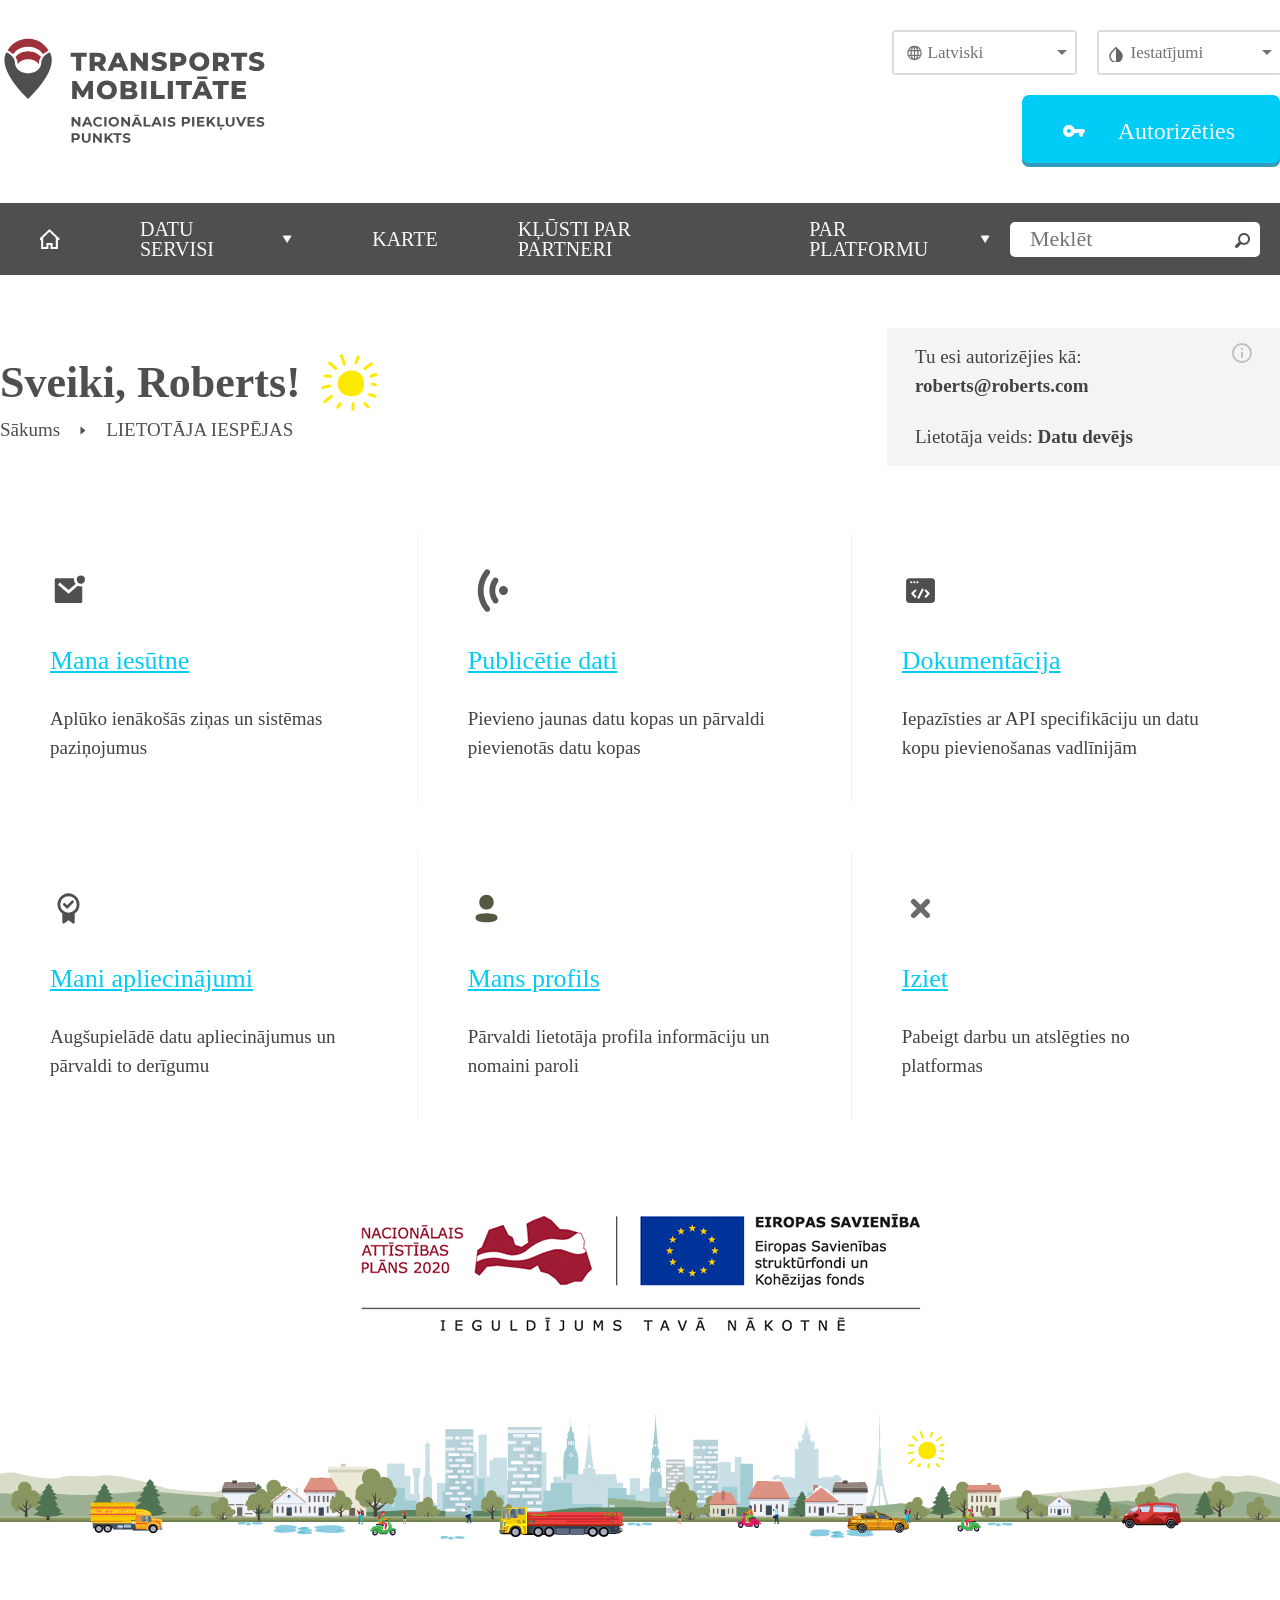
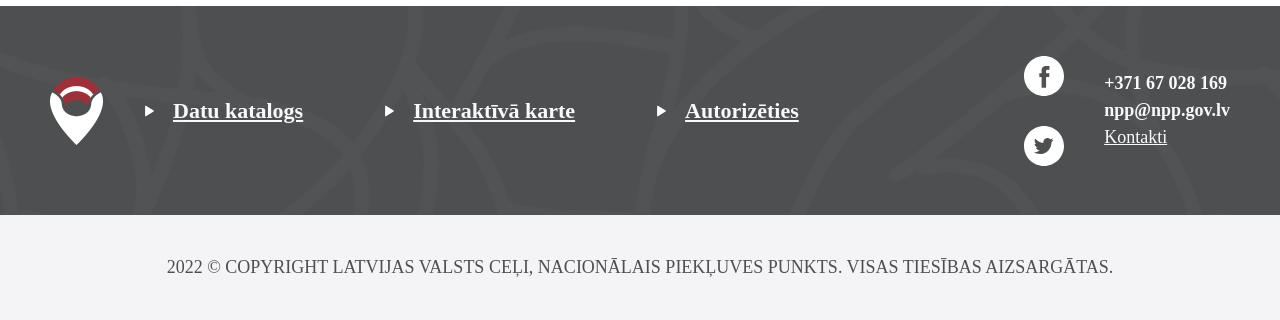
<file: dashboard.html>
<!DOCTYPE html>
<html lang="en">

<head>
  <meta charset="UTF-8" />
  <meta http-equiv="X-UA-Compatible" content="IE=edge" />
  <meta name="viewport" content="width=device-width, initial-scale=1.0" />
  <link rel="stylesheet" href="https://www.w3schools.com/w3css/4/w3.css">
  <link rel="stylesheet" href="index.css">
  <link rel="preconnect" href="https://fonts.googleapis.com" />
  <link rel="preconnect" href="https://fonts.gstatic.com" crossorigin />
  <link href="https://fonts.googleapis.com/css2?family=Poppins:wght@300;400;500&display=swap" rel="stylesheet" />
  <link href="https://fonts.googleapis.com/css2?family=Material+Symbols+Outlined" rel="stylesheet" />
  <title>Dashboard</title>
</head>

<body>
  <div class="header">
    <div class="header-all-logo">
      <img src="assets/img/npp_logo.svg" class="header-logo-left" />
      <div class="small-slidebar w3-content w3-section">
        <img class="small-slidebar-slides" src="assets/img/small-slide1.png">
        <img class="small-slidebar-slides" src="assets/img/small-slide2.png">
      </div>
    </div>
    <div class="header-setting">
      <div class="header-setting-up">
        <div class="header-setting-position">
          <div>
            <div class="lang-dropdown">
              <button class="lang-dropdown-btn">
                <span class="lang-dropdown-value"><i class="icon" aria-hidden="true"></i>Latviski</span>
                <span class="lang-dropdown-label"><i class="icon" aria-hidden="true"></i>Valoda...</span>
              </button>
              <ul class="lang-dropdown-menu">
                <li>Latviski</li>
                <li>English</li>
              </ul>
            </div>
          </div>
          <div class="env-container">
            <div class="env-dropdown">
              <button class="env-dropdown-btn">
                <span class="env-dropdown-value"><i class="icon" aria-hidden="true"></i>Iestatījumi</span>
                <span class="env-dropdown-label"><i class="icon" aria-hidden="true"></i>Iestatījumi...</span>
              </button>
              <ul class="env-dropdown-menu">
                <li><b>Fonta izmērs</b></li>
                <li style="
                    display: flex;
                    flex-direction: row;
                    justify-content: unset;
                    align-items: center;
              ">100%<img class="env-icon1" src="assets/img/check1.svg"></li>
                <li>150%</li>
                <li>200%</li>
                <li><b>Kontrasts</b></li>
                <li>
                  <div class="env-dropdown-menu-top">
                    <button class="label1">
                      <img class="eye-icon" src="assets/img/eye.svg" />
                      <img class="tick-icon" src="assets/img/check1.svg" />
                    </button>
                    <button class="label2"><img class="eye-icon" src="assets/img/eye.svg" /></button><br>
                  </div>

                  <div class="env-dropdown-menu-down">
                    <button class="label3"><img class="eye-icon1" src="assets/img/eye.svg" /></button>
                    <button class="label2"><img class="eye-icon2" src="assets/img/eye.svg" /></button>
                  </div>
                </li>
              </ul>
            </div>
          </div>
        </div>
      </div>
      <div class="header-setting-down">
        <div id="qwe" class="header-setting-down-auth">
          <button class="header-setting-down-auth-button" type="button" onclick="authclick()">
            <img class="header-setting-down-auth-button-icon" src="assets/img/key.svg" />
            <p class="header-setting-down-auth-button-text">Autorizēties</p>
          </button>
        </div>
        <div id="loged" hidden="true" style="margin-right: 50px;">
          <div class="header-setting-down-auth-personal">
            <div>
              <img class="header-setting-down-auth-personal-icon" src="./assets/img/sun.png" />
            </div>
            <div class="header-setting-down-auth-personal-container">
              <span class="header-setting-down-auth-personal-container-font">SVEIKI,</span>
              <span class="header-setting-down-auth-personal-container-font1">Roberts!</span>
            </div>
            <div class="header-setting-down-auth-personal-container1">
              <div>
                <img class="header-setting-down-auth-personal-icon1" src="./assets/img/mail.svg" />
                <span class="header-setting-down-auth-personal-container1-font">Nav</span>
              </div>
              <div>
                <span class="header-setting-down-auth-personal-container1-font1">jaunu ziņu</span>
              </div>
            </div>
          </div>
          <div class="header-setting-down-auth-personal-container2">
            <div class="header-setting-down-auth-personal-container3">
              <button class="header-setting-down-auth-personal-container2-button" type="button" onclick="menuclick()">
                <img class="header-setting-down-auth-personal-container2-menu" src="./assets/img/menu1.svg" />
                <p class="header-setting-down-auth-personal-container2-font">Lietotāja iespējas</p>
              </button>
              <div id="authmenu" style="display: none;">
                <div class="header-setting-down-auth-personal-container2-menudrop">
                  <button class="header-setting-down-auth-personal-container2-button4" type="button">
                    <img class="header-setting-down-auth-personal-container2-menu" src="./assets/img/wire.svg" />
                    <p class="header-setting-down-auth-personal-container2-font">Abonētie dati</p>
                  </button>
                  <button class="header-setting-down-auth-personal-container2-button4" type="button">
                    <img class="header-setting-down-auth-personal-container2-menu" src="./assets/img/mail1.svg" />
                    <p class="header-setting-down-auth-personal-container2-font">Ziņojumi</p>
                  </button>
                  <button class="header-setting-down-auth-personal-container2-button4" type="button">
                    <img class="header-setting-down-auth-personal-container2-menu" src="./assets/img/dev.svg" />
                    <p class="header-setting-down-auth-personal-container2-font">Dokumentācija</p>
                  </button>
                  <button class="header-setting-down-auth-personal-container2-button3" type="button">
                    <img class="header-setting-down-auth-personal-container2-menu" src="./assets/img/user.svg" />
                    <p class="header-setting-down-auth-personal-container2-font">Mans profils</p>
                  </button>
                </div>
              </div>
            </div>
            <button class="header-setting-down-auth-personal-container2-button2" type="button" onclick="exitclick()">
              <p class="header-setting-down-auth-personal-container2-font2">Iziet</p>
              <img class="header-setting-down-auth-personal-container2-cancel" src="./assets/img/Cancel.svg" />
            </button>
          </div>
        </div>
      </div>
    </div>
  </div>
  <nav class="navbar">
    <div class="navbar-container">
      <div class="navbar-menus">
        <button class="navbar-menus-tab-title">
          <img src="assets/img/home.svg" />
        </button>
        <div class="navbar-menus-tab">
          <button class="navbar-menus-tab-title">
            Datu servisi
            <img class="navbar-menus-tab-title-arrow-icon" src="assets/img/arrow.svg" />
          </button>
          <div class="navbar-menus-tab-imgs">
            <button class="navbar-menus-tab-imgs-item">
              <img class="navbar-menus-tab-imgs-item-icon" src="assets/img/menuitem1.png">
              DATU KATALOGS
            </button>
            <button class="navbar-menus-tab-imgs-item">
              <img class="navbar-menus-tab-imgs-item-icon" src="assets/img/menuitem2.png">
              INTERAKTĪVĀ KARTE
            </button>
          </div>
        </div>
        <div class="navbar-menus-tab">
          <button class="navbar-menus-tab-title">
            KARTE
          </button>
        </div>
        <div class="navbar-menus-tab">
          <button class="navbar-menus-tab-title">
            Kļūsti par partneri
          </button>
        </div>
        <div class="navbar-menus-tab">
          <button class="navbar-menus-tab-title">
            Par platformu
            <img class="navbar-menus-tab-title-arrow-icon" src="assets/img/arrow.svg" />
          </button>
          <div class="navbar-menus-tab-content">
            <button>PAR NPP PROJEKTU</button>
            <button>PLATFORMAS STATISTIKA</button>
            <button>PRIVĀTUMA POLITIKA</button>
            <button>KONFIDENCIALITĀTE</button>
            <button>KONTAKTI</button>
          </div>
        </div>
      </div>
      <div class="navbar-searchbar">
        <div class="navbar-search-input">
          <div id="searchbox1">
            <input type="text" class="navbar-search-input" placeholder="Meklēt" onclick="onsearchbox()">
            <img class="navbar-searchbar-icon" src="assets/img/search.png" />
          </div>
          <div class="searchbar-box" id="searchbox" style="display: none; margin-top: 168px;"
            onmouseleave="onsearchbox1()">
            <input type="text" class="search-modal-input" placeholder="Ievadiet meklēšanas kritērijus...">
            <img class="navbar-searchbar-icon" src="assets/img/search.png" />
            <div class="radio-container">
              <div>
                <input class="radio-item" type="radio" checked="checked" value="1" /> <span class="radio-text">Visā
                  platformā</span>
              </div>
              <div>
                <input class="radio-item" type="radio" value="2" /> <span class="radio-text">Datu katalogā</span>
              </div>
            </div>

            <button onclick="" class="search-modal-button ">Meklēt</button>
          </div>

        </div>
        <button onclick="toggleMenu()" class="navbar-search-burger"></button>
      </div>
    </div>
  </nav>
  
  <div class="dashboard">
    <div class="dashboard-topic">
      <div class="dashboard-topic-left">
        <div class="dashboard-topic-left-header">
          <span class="dashboard-topic-left-header-title">Sveiki, Roberts!</span>
          <img class="dashboard-topic-left-header-icon" src="assets/img/Sun.svg" />
        </div>
        <div class="dashboard-topic-left-directory">
          <span class="dashboard-topic-left-directory-step">Sākums</span>
          <img class="dashboard-topic-left-directory-icon" src="assets/img/arrow.png" />
          <span class="dashboard-topic-left-directory-step">LIETOTĀJA IESPĒJAS</span>
        </div>
      </div>
      <div class="dashboard-topic-right">
        <div class="dashboard-topic-right-top">
          <span class="dashboard-topic-right-top-text">Tu esi autorizējies kā:</span>
          <img class="dashboard-topic-right-top-icon" src="assets/img/alret.svg" />
        </div>
        <span class="dashboard-topic-right-top-text"><b>roberts@roberts.com</b></span>
        <br />
        <span class="dashboard-topic-right-top-text">Lietotāja veids: <b>Datu devējs</b></span>
      </div>
    </div>
    <div class="dashboard-main">
      <div class="dashboard-main-form">
        <img class="dashboard-main-icon" src="assets/img/mail1.svg" />
        <span class="dashboard-main-title">Mana iesūtne</span>
        <span class="dashboard-main-text">Aplūko ienākošās ziņas un sistēmas<br />paziņojumus</span>
      </div>
      <div class="dashboard-main-form1">
        <img class="dashboard-main-icon" src="assets/img/wire.svg" style="rotate: 225deg" />
        <span class="dashboard-main-title">Publicētie dati</span>
        <span class="dashboard-main-text">Pievieno jaunas datu kopas un pārvaldi<br />pievienotās datu kopas</span>
      </div>
      <div class="dashboard-main-form2">
        <img class="dashboard-main-icon" src="assets/img/dev.svg" />
        <span class="dashboard-main-title">Dokumentācija</span>
        <span class="dashboard-main-text">Iepazīsties ar API specifikāciju un datu<br />kopu pievienošanas vadlīnijām </span>
      </div>
      <div class="dashboard-main-form">
        <img class="dashboard-main-icon" src="assets/img/markcheck.svg" />
        <span class="dashboard-main-title">Mani apliecinājumi</span>
        <span class="dashboard-main-text">Augšupielādē datu apliecinājumus un<br />pārvaldi to derīgumu</span>
      </div>
      <div class="dashboard-main-form3">
        <img class="dashboard-main-icon" src="assets/img/user.svg" />
        <span class="dashboard-main-title">Mans profils</span>
        <span class="dashboard-main-text">Pārvaldi lietotāja profila informāciju un<br />nomaini paroli</span>
      </div>
      <div class="dashboard-main-form2">
        <img class="dashboard-main-icon" src="assets/img/cancel1.svg" />
        <span class="dashboard-main-title">Iziet</span>
        <span class="dashboard-main-text">Pabeigt darbu un atslēgties no<br />platformas</span>
      </div>
    </div>
  </div>

  <div class="w3-container w3-center w3-margin-top">
    <img class="footer-up-container-image" src="assets/img/small-slide1.png" />
  </div>
  <div class="footer-up-container"></div>
  <div class="footer-middle-container">
    <div class="footer-middle-container-menus">
      <div class="footer-middle-container-menus-cats">
        <img class="footer-middle-container-menus-icon" src="assets/img/location.png">
        <div class="footer-middle-container-menu">
          <div class="footer-middle-container-menus-link">
            <img class="footer-middle-container-menus-link-icon" src="assets/img/up1.svg">Datu katalogs
          </div>
          <div class="footer-middle-container-menus-link">
            <img class="footer-middle-container-menus-link-icon" src="assets/img/up1.svg">Interaktīvā karte
          </div>
          <div class="footer-middle-container-menus-link">
            <img class="footer-middle-container-menus-link-icon" src="assets/img/up1.svg">Autorizēties
          </div>
        </div>
      </div>
      <div class="footer-middle-container-social">
        <div class="footer-middle-container-social-sites">
          <img src="assets/img/facebook.svg">
          <img src="assets/img/twitter.svg">
        </div>
        <div class="footer-middle-container-social-mail">
          <div class="footer-middle-container-social-mail-info">
            <span>+371 67 028 169</span><br />
            <span>npp@npp.gov.lv</span><br />
            <u>Kontakti</u>
          </div>
        </div>
      </div>
    </div>
  </div>
  <div class="footer-end">
    <p class="footer-end-font">2022 © COPYRIGHT LATVIJAS VALSTS CEĻI, NACIONĀLAIS PIEKĻUVES PUNKTS. VISAS TIESĪBAS
      AIZSARGĀTAS.</p>
  </div>
  <script>
    const toggleMenu = () => document.body.classList.toggle("open");
  </script>
  <script src="assets/js/language-select.js"></script>
  <script src="assets/js/setting-select.js"></script>
  <script src="assets/js/small-slide.js"></script>
  <script src="assets/js/cat-button.js"></script>
  <script src="assets/js/auth.js"></script>
  <script src="assets/js/searchbox.js"></script>
</body>

</html>
</file>
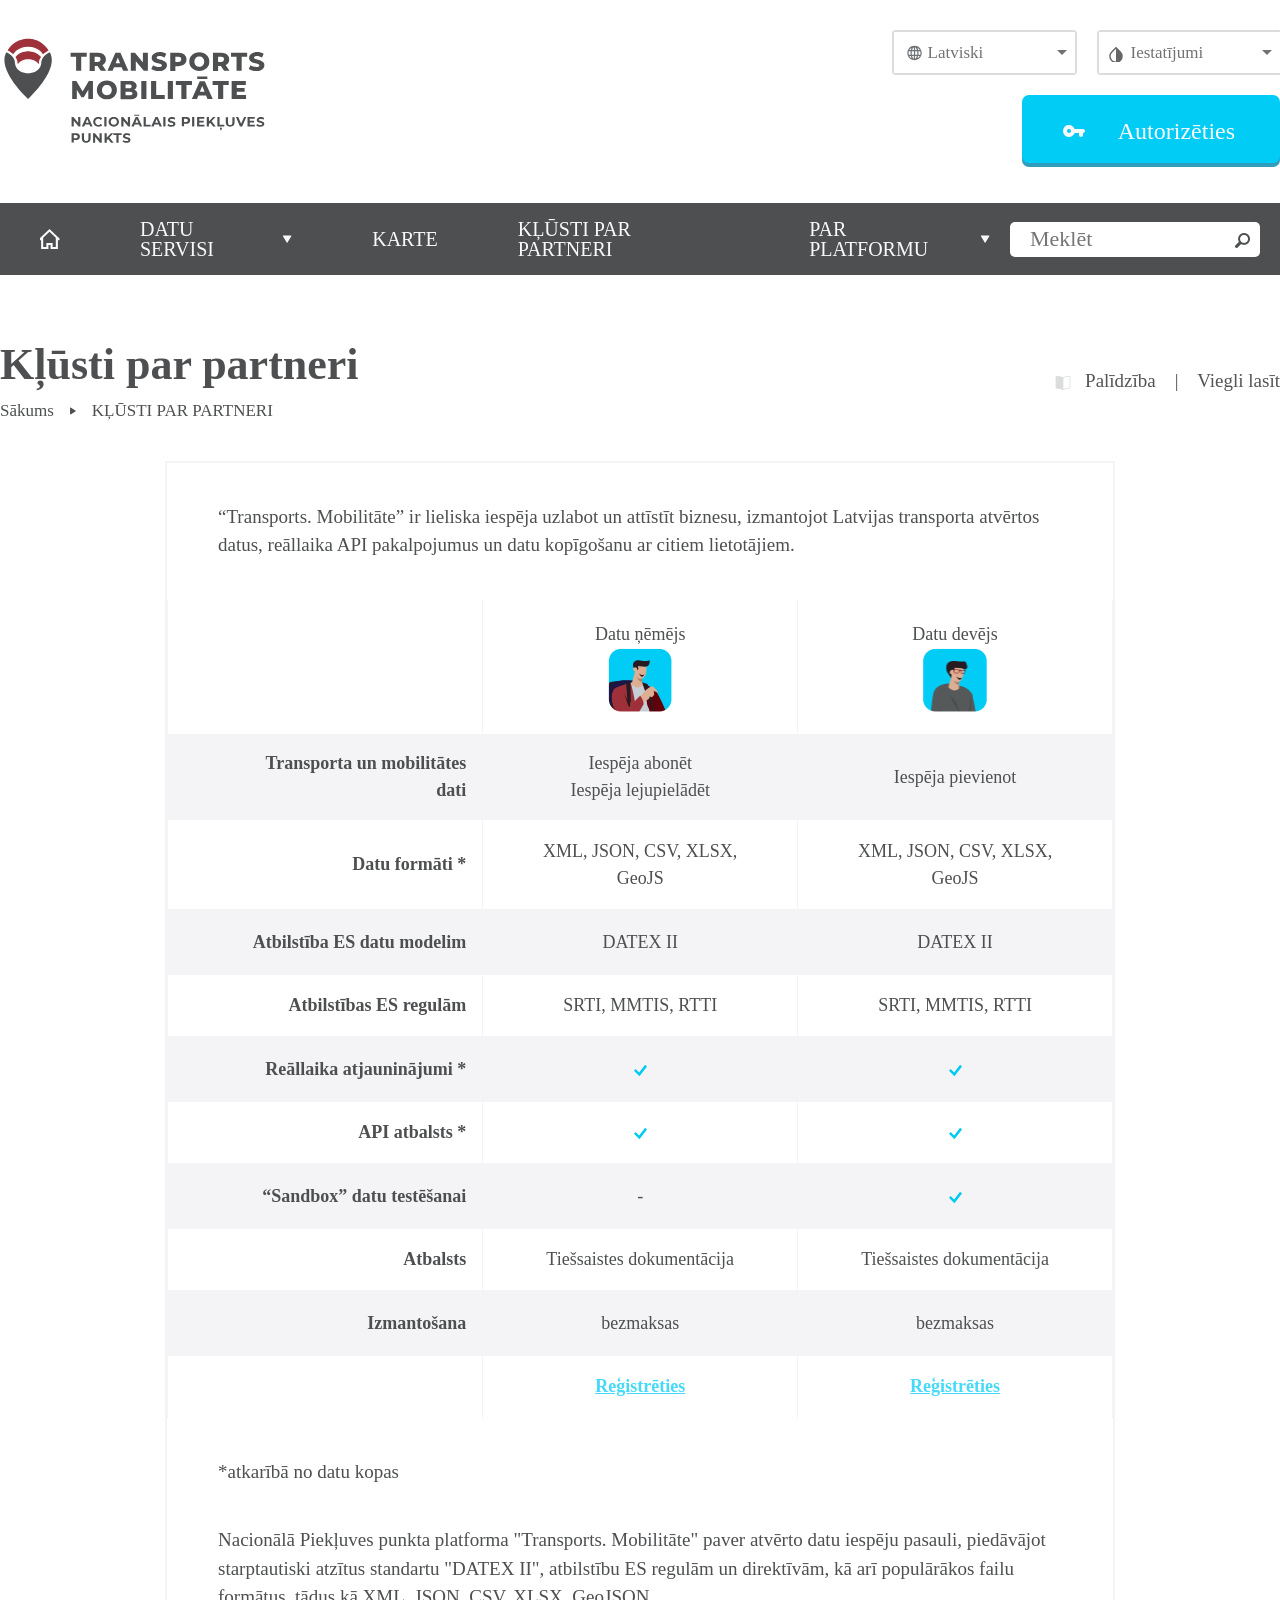
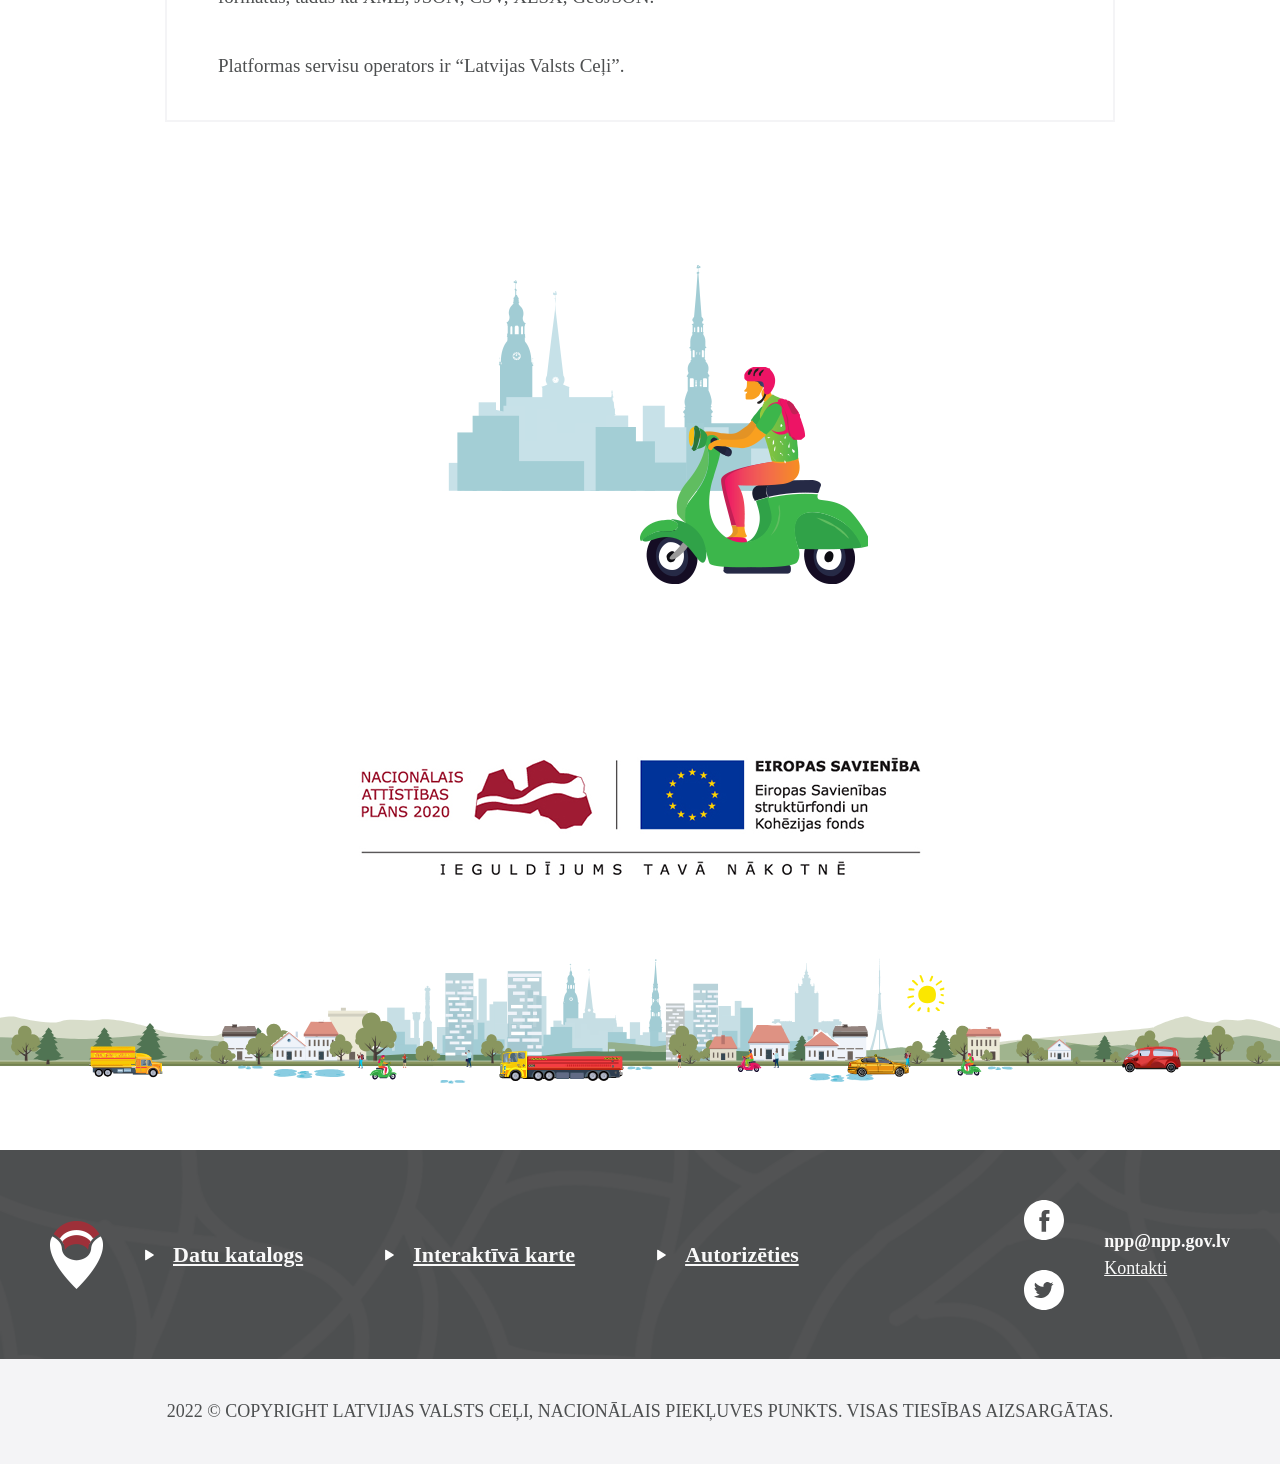
<file: klusti.html>
<!DOCTYPE html>
<html lang="en">

<head>
  <meta charset="UTF-8" />
  <meta http-equiv="X-UA-Compatible" content="IE=edge" />
  <meta name="viewport" content="width=device-width, initial-scale=1.0" />
  <link rel="stylesheet" href="https://www.w3schools.com/w3css/4/w3.css">
  <link rel="stylesheet" href="index.css">
  <link rel="preconnect" href="https://fonts.googleapis.com" />
  <link rel="preconnect" href="https://fonts.gstatic.com" crossorigin />
  <link href="https://fonts.googleapis.com/css2?family=Poppins:wght@300;400;500&display=swap" rel="stylesheet" />
  <link href="https://fonts.googleapis.com/css2?family=Material+Symbols+Outlined" rel="stylesheet" />
  <title>Kllusti</title>
</head>

<body>
  <div class="header">
    <div class="header-all-logo">
      <img src="assets/img/npp_logo.svg" class="header-logo-left" />
      <div class="small-slidebar w3-content w3-section">
        <img class="small-slidebar-slides" src="assets/img/small-slide1.png">
        <img class="small-slidebar-slides" src="assets/img/small-slide2.png">
      </div>
    </div>
    <div class="header-setting">
      <div class="header-setting-up">
        <div class="header-setting-position">
          <div>
            <div class="lang-dropdown">
              <button class="lang-dropdown-btn">
                <span class="lang-dropdown-value"><i class="icon" aria-hidden="true"></i>Latviski</span>
                <span class="lang-dropdown-label"><i class="icon" aria-hidden="true"></i>Valoda...</span>
              </button>
              <ul class="lang-dropdown-menu">
                <li>Latviski</li>
                <li>English</li>
              </ul>
            </div>
          </div>
          <div class="env-container">
            <div class="env-dropdown">
              <button class="env-dropdown-btn">
                <span class="env-dropdown-value"><i class="icon" aria-hidden="true"></i>Iestatījumi</span>
                <span class="env-dropdown-label"><i class="icon" aria-hidden="true"></i>Iestatījumi...</span>
              </button>
              <ul class="env-dropdown-menu">
                <li><b>Fonta izmērs</b></li>
                <li style="
                    display: flex;
                    flex-direction: row;
                    justify-content: unset;
                    align-items: center;
              ">100%<img class="env-icon1" src="assets/img/check1.svg"></li>
                <li>150%</li>
                <li>200%</li>
                <li><b>Kontrasts</b></li>
                <li>
                  <div class="env-dropdown-menu-top">
                    <button class="label1">
                      <img class="eye-icon" src="assets/img/eye.svg" />
                      <img class="tick-icon" src="assets/img/check1.svg" />
                    </button>
                    <button class="label2"><img class="eye-icon" src="assets/img/eye.svg" /></button><br>
                  </div>

                  <div class="env-dropdown-menu-down">
                    <button class="label3"><img class="eye-icon1" src="assets/img/eye.svg" /></button>
                    <button class="label2"><img class="eye-icon2" src="assets/img/eye.svg" /></button>
                  </div>
                </li>
              </ul>
            </div>
          </div>
        </div>
      </div>
      <div class="header-setting-down">
        <div id="qwe" class="header-setting-down-auth">
          <button class="header-setting-down-auth-button" type="button" onclick="authclick()">
            <img class="header-setting-down-auth-button-icon" src="assets/img/key.svg" />
            <p class="header-setting-down-auth-button-text">Autorizēties</p>
          </button>
        </div>
        <div id="loged" hidden="true" style="margin-right: 50px;">
          <div class="header-setting-down-auth-personal">
            <div>
              <img class="header-setting-down-auth-personal-icon" src="./assets/img/sun.png" />
            </div>
            <div class="header-setting-down-auth-personal-container">
              <span class="header-setting-down-auth-personal-container-font">SVEIKI,</span>
              <span class="header-setting-down-auth-personal-container-font1">Roberts!</span>
            </div>
            <div class="header-setting-down-auth-personal-container1">
              <div>
                <img class="header-setting-down-auth-personal-icon1" src="./assets/img/mail.svg" />
                <span class="header-setting-down-auth-personal-container1-font">Nav</span>
              </div>
              <div>
                <span class="header-setting-down-auth-personal-container1-font1">jaunu ziņu</span>
              </div>
            </div>
          </div>
          <div class="header-setting-down-auth-personal-container2">
            <div class="header-setting-down-auth-personal-container3">
              <button class="header-setting-down-auth-personal-container2-button" type="button" onclick="menuclick()">
                <img class="header-setting-down-auth-personal-container2-menu" src="./assets/img/menu1.svg" />
                <p class="header-setting-down-auth-personal-container2-font">Lietotāja iespējas</p>
              </button>
              <div id="authmenu" style="display: none;">
                <div class="header-setting-down-auth-personal-container2-menudrop">
                  <button class="header-setting-down-auth-personal-container2-button4" type="button">
                    <img class="header-setting-down-auth-personal-container2-menu" src="./assets/img/wire.svg" />
                    <p class="header-setting-down-auth-personal-container2-font">Abonētie dati</p>
                  </button>
                  <button class="header-setting-down-auth-personal-container2-button4" type="button">
                    <img class="header-setting-down-auth-personal-container2-menu" src="./assets/img/mail1.svg" />
                    <p class="header-setting-down-auth-personal-container2-font">Ziņojumi</p>
                  </button>
                  <button class="header-setting-down-auth-personal-container2-button4" type="button">
                    <img class="header-setting-down-auth-personal-container2-menu" src="./assets/img/dev.svg" />
                    <p class="header-setting-down-auth-personal-container2-font">Dokumentācija</p>
                  </button>
                  <button class="header-setting-down-auth-personal-container2-button3" type="button">
                    <img class="header-setting-down-auth-personal-container2-menu" src="./assets/img/user.svg" />
                    <p class="header-setting-down-auth-personal-container2-font">Mans profils</p>
                  </button>
                </div>
              </div>
            </div>
            <button class="header-setting-down-auth-personal-container2-button2" type="button" onclick="exitclick()">
              <p class="header-setting-down-auth-personal-container2-font2">Iziet</p>
              <img class="header-setting-down-auth-personal-container2-cancel" src="./assets/img/Cancel.svg" />
            </button>
          </div>
        </div>
      </div>
    </div>
  </div>
  <nav class="navbar">
    <div class="navbar-container">
      <div class="navbar-menus">
        <button class="navbar-menus-tab-title">
          <img src="assets/img/home.svg" />
        </button>
        <div class="navbar-menus-tab">
          <button class="navbar-menus-tab-title">
            Datu servisi
            <img class="navbar-menus-tab-title-arrow-icon" src="assets/img/arrow.svg" />
          </button>
          <div class="navbar-menus-tab-imgs">
            <button class="navbar-menus-tab-imgs-item">
              <img class="navbar-menus-tab-imgs-item-icon" src="assets/img/menuitem1.png">
              DATU KATALOGS
            </button>
            <button class="navbar-menus-tab-imgs-item">
              <img class="navbar-menus-tab-imgs-item-icon" src="assets/img/menuitem2.png">
              INTERAKTĪVĀ KARTE
            </button>
          </div>
        </div>
        <div class="navbar-menus-tab">
          <button class="navbar-menus-tab-title">
            KARTE
          </button>
        </div>
        <div class="navbar-menus-tab">
          <button class="navbar-menus-tab-title">
            Kļūsti par partneri
          </button>
        </div>
        <div class="navbar-menus-tab">
          <button class="navbar-menus-tab-title">
            Par platformu
            <img class="navbar-menus-tab-title-arrow-icon" src="assets/img/arrow.svg" />
          </button>
          <div class="navbar-menus-tab-content">
            <button>PAR NPP PROJEKTU</button>
            <button>PLATFORMAS STATISTIKA</button>
            <button>PRIVĀTUMA POLITIKA</button>
            <button>KONFIDENCIALITĀTE</button>
            <button>KONTAKTI</button>
          </div>
        </div>
      </div>
      <div class="navbar-searchbar">
        <div class="navbar-search-input">
          <div id="searchbox1">
            <input type="text" class="navbar-search-input" placeholder="Meklēt" onclick="onsearchbox()">
            <img class="navbar-searchbar-icon" src="assets/img/search.png" />
          </div>
          <div class="searchbar-box" id="searchbox" style="display: none; margin-top: 168px;"
            onmouseleave="onsearchbox1()">
            <input type="text" class="search-modal-input" placeholder="Ievadiet meklēšanas kritērijus...">
            <img class="navbar-searchbar-icon" src="assets/img/search.png" />
            <div class="radio-container">
              <div>
                <input class="radio-item" type="radio" checked="checked" value="1" /> <span class="radio-text">Visā
                  platformā</span>
              </div>
              <div>
                <input class="radio-item" type="radio" value="2" /> <span class="radio-text">Datu katalogā</span>
              </div>
            </div>

            <button onclick="" class="search-modal-button ">Meklēt</button>
          </div>

        </div>
        <button onclick="toggleMenu()" class="navbar-search-burger"></button>
      </div>
    </div>
  </nav>
  <div class="klusti">
    <div class="klusti-title">
      <div class="klusti-title-left">
        <div>
          <span class="klusti-title-left-font1"><b>Kļūsti par partneri</b></span>
        </div>
        <div class="klusti-title-left-sub">
          <span class="klusti-title-left-sub-font2">Sākums</span>
          <img class="klusti-title-left-sub-icon" src="assets/img/up.svg">
          <span class="klusti-title-left-sub-font2">KĻŪSTI PAR PARTNERI</span>
        </div>
      </div>
      <div class="klusti-title-right">
        <img class="klusti-title-right-bookicon" src="assets/img/book.svg" />
        <span><span class="klusti-title-right-txt1">Palīdzība</span> &nbsp;&nbsp;&nbsp;|&nbsp;&nbsp;&nbsp; <span
            class="klusti-title-right-txt2">Viegli lasīt</span></span>
      </div>
    </div>
  </div>
  <div class="klusti-main">
    <div class="klusti-main-left">
      <div class="klusti-main-left-width">
        <span class="klusti-main-left-width-font1">“Transports. Mobilitāte” ir lieliska iespēja uzlabot un attīstīt biznesu, izmantojot Latvijas transporta atvērtos datus, reāllaika API pakalpojumus un datu kopīgošanu ar citiem lietotājiem.</span>
      </div>

      <div class="klusti-main-left-sub1">
        <table class="klusti-main-left-sub1-tb">
          <tr class="klusti-main-left-sub1-tb-tr1">
            <th>
            </th>
            <th>
              <span class="klusti-main-left-sub1-tb-tr1-font">Datu ņēmējs</span><br />
              <img class="klusti-main-left-sub1-tb-tr1-img" src="assets/img/man.png"/>
            </th>
            <th>
              <span class="klusti-main-left-sub1-tb-tr1-font">Datu devējs</span><br />
              <img class="klusti-main-left-sub1-tb-tr1-img" src="assets/img/wan.png"/>
            </th>
          </tr>
          <tr class="klusti-main-left-sub1-tb-tr2">
            <td class="klusti-main-left-sub1-tb-tr2-style3">
              <span class="klusti-main-left-sub1-tb-tr2-style3-sty">Transporta un mobilitātes</span><br/>
              <span class="klusti-main-left-sub1-tb-tr2-style3-sty">dati</span>
            </td>
            <td class="klusti-main-left-sub1-tb-tr2-style">
              <span>Iespēja abonēt</span><br />
              <span>Iespēja lejupielādēt</span>
            </td>
            <td class="klusti-main-left-sub1-tb-tr2-style1">
              <span>Iespēja pievienot</span>
            </td>
          </tr>
          <tr class="klusti-main-left-sub1-tb-tr3">
            <td class="klusti-main-left-sub1-tb-tr3-style3">
              <span class="klusti-main-left-sub1-tb-tr3-style3-sty">Datu formāti *</span>
            </td>
            <td class="klusti-main-left-sub1-tb-tr3-style">
              <span>XML, JSON, CSV, XLSX,</span><br />
              <span>GeoJS</span>
            </td>
            <td class="klusti-main-left-sub1-tb-tr3-style2">
              <span>XML, JSON, CSV, XLSX,</span><br />
              <span>GeoJS</span>
            </th>
          </tr>
          <tr class="klusti-main-left-sub1-tb-tr4">
            <td class="klusti-main-left-sub1-tb-tr4-style3">
              <span class="klusti-main-left-sub1-tb-tr4-style3-sty">Atbilstība ES datu modelim</span>
            </td>
            <td class="klusti-main-left-sub1-tb-tr4-style">
              <span>DATEX II</span>
            </td>
            <td class="klusti-main-left-sub1-tb-tr4-style">
              <span>DATEX II</span>
            </td>
          </tr>
          <tr class="klusti-main-left-sub1-tb-tr5">
            <td class="klusti-main-left-sub1-tb-tr5-style3">
              <span class="klusti-main-left-sub1-tb-tr5-style3-sty">Atbilstības ES regulām</span>
            </td>
            <td class="klusti-main-left-sub1-tb-tr5-style">
              <span>SRTI, MMTIS, RTTI</span>
            </td>
            <td class="klusti-main-left-sub1-tb-tr5-style">
              <span>SRTI, MMTIS, RTTI</span>
            </td>
          </tr>
          <tr class="klusti-main-left-sub1-tb-tr6">
            <td class="klusti-main-left-sub1-tb-tr6-style3">
              <span class="klusti-main-left-sub1-tb-tr6-style3-sty">Reāllaika atjauninājumi *</span>
            </td>
            <td class="klusti-main-left-sub1-tb-tr6-style">
              <img class="klusti-main-left-sub1-tb-icon" src="assets/img/check1.svg"/>
            </td>
            <td class="klusti-main-left-sub1-tb-tr6-style">
              <img class="klusti-main-left-sub1-tb-icon" src="assets/img/check1.svg"/>
            </td>
          </tr>
          <tr class="klusti-main-left-sub1-tb-tr7">
            <td class="klusti-main-left-sub1-tb-tr7-style3">
              <span class="klusti-main-left-sub1-tb-tr7-style3-sty">API atbalsts *</span>
            </td>
            <td class="klusti-main-left-sub1-tb-tr7-style">
              <img class="klusti-main-left-sub1-tb-icon" src="assets/img/check1.svg"/>
            </td>
            <td class="klusti-main-left-sub1-tb-tr7-style">
              <img class="klusti-main-left-sub1-tb-icon" src="assets/img/check1.svg"/>
            </td>
          </tr>
          <tr class="klusti-main-left-sub1-tb-tr8">
            <td class="klusti-main-left-sub1-tb-tr8-style3">
              <span class="klusti-main-left-sub1-tb-tr8-style3-sty">“Sandbox” datu testēšanai</span>
            </td>
            <td class="klusti-main-left-sub1-tb-tr8-style">
              <span>-</span>
            </td>
            <td class="klusti-main-left-sub1-tb-tr8-style">
              <img class="klusti-main-left-sub1-tb-icon" src="assets/img/check1.svg"/>
            </td>
          </tr>
          <tr class="klusti-main-left-sub1-tb-tr9">
            <td class="klusti-main-left-sub1-tb-tr9-style3">
              <span class="klusti-main-left-sub1-tb-tr9-style3-sty">Atbalsts</span>
            </td>
            <td class="klusti-main-left-sub1-tb-tr9-style">
              <span>Tiešsaistes dokumentācija</span>
            </td>
            <td class="klusti-main-left-sub1-tb-tr9-style">
              <span>Tiešsaistes dokumentācija</span>
            </td>
          </tr>
          <tr class="klusti-main-left-sub1-tb-tr10">
            <td class="klusti-main-left-sub1-tb-tr10-style3">
              <span class="klusti-main-left-sub1-tb-tr10-style3-sty">Izmantošana</span>
            </td>
            <td class="klusti-main-left-sub1-tb-tr10-style">
              <span>bezmaksas</span>
            </td>
            <td class="klusti-main-left-sub1-tb-tr10-style">
              <span>bezmaksas</span>
            </td>
          </tr>
          <tr class="klusti-main-left-sub1-tb-tr11">
            <th></th>
            <th class="klusti-main-left-sub1-tb-tr11-font">
              <span class="klusti-main-left-sub1-tb-tr11-font-font">Reģistrēties</span>
            </th>
            <th class="klusti-main-left-sub1-tb-tr11-font">
              <span class="klusti-main-left-sub1-tb-tr11-font-font">Reģistrēties</span>
            </th>
          </tr>
        </table>
      </div>

      <div class="klusti-main-left-width">
        <span class="klusti-main-left-width-font1">*atkarībā no datu kopas</span>
      </div>
      <div class="klusti-main-left-width">
        <span class="klusti-main-left-width-font1">Nacionālā Piekļuves punkta platforma "Transports. Mobilitāte" paver atvērto datu iespēju pasauli, piedāvājot starptautiski atzītus standartu "DATEX II", atbilstību ES regulām un direktīvām, kā arī populārākos failu formātus, tādus kā XML, JSON, CSV, XLSX, GeoJSON.</span>
      </div>
      <div class="klusti-main-left-width">
        <span class="klusti-main-left-width-font1">Platformas servisu operators ir “Latvijas Valsts Ceļi”.</span>
      </div>
    </div>
    <div class="klusti-main-right">
      <div>
        <img src="assets/img/content-left.png">
      </div>
    </div>
  </div>
  <div class="w3-container w3-center w3-margin-top">
    <img class="footer-up-container-image" src="assets/img/small-slide1.png" />
  </div>
  <div class="footer-up-container"></div>
  <div class="footer-middle-container">
    <div class="footer-middle-container-menus">
      <div class="footer-middle-container-menus-cats">
        <img class="footer-middle-container-menus-icon" src="assets/img/location.png">
        <div class="footer-middle-container-menu">
          <div class="footer-middle-container-menus-link">
            <img class="footer-middle-container-menus-link-icon" src="assets/img/up1.svg">Datu katalogs
          </div>
          <div class="footer-middle-container-menus-link">
            <img class="footer-middle-container-menus-link-icon" src="assets/img/up1.svg">Interaktīvā karte
          </div>
          <div class="footer-middle-container-menus-link">
            <img class="footer-middle-container-menus-link-icon" src="assets/img/up1.svg">Autorizēties
          </div>
        </div>
      </div>
      <div class="footer-middle-container-social">
        <div class="footer-middle-container-social-sites">
          <img src="assets/img/facebook.svg">
          <img src="assets/img/twitter.svg">
        </div>
        <div class="footer-middle-container-social-mail">
          <div class="footer-middle-container-social-mail-info">
            <span>npp@npp.gov.lv</span><br />
            <u>Kontakti</u>
          </div>
        </div>
      </div>
    </div>
  </div>
  <div class="footer-end">
    <p class="footer-end-font">2022 © COPYRIGHT LATVIJAS VALSTS CEĻI, NACIONĀLAIS PIEKĻUVES PUNKTS. VISAS TIESĪBAS
      AIZSARGĀTAS.</p>
  </div>
  <script>
    const toggleMenu = () => document.body.classList.toggle("open");
  </script>
  <script src="assets/js/language-select.js"></script>
  <script src="assets/js/setting-select.js"></script>
  <script src="assets/js/small-slide.js"></script>
  <script src="assets/js/cat-button.js"></script>
  <script src="assets/js/auth.js"></script>
  <script src="assets/js/searchbox.js"></script>
</body>

</html>
</file>
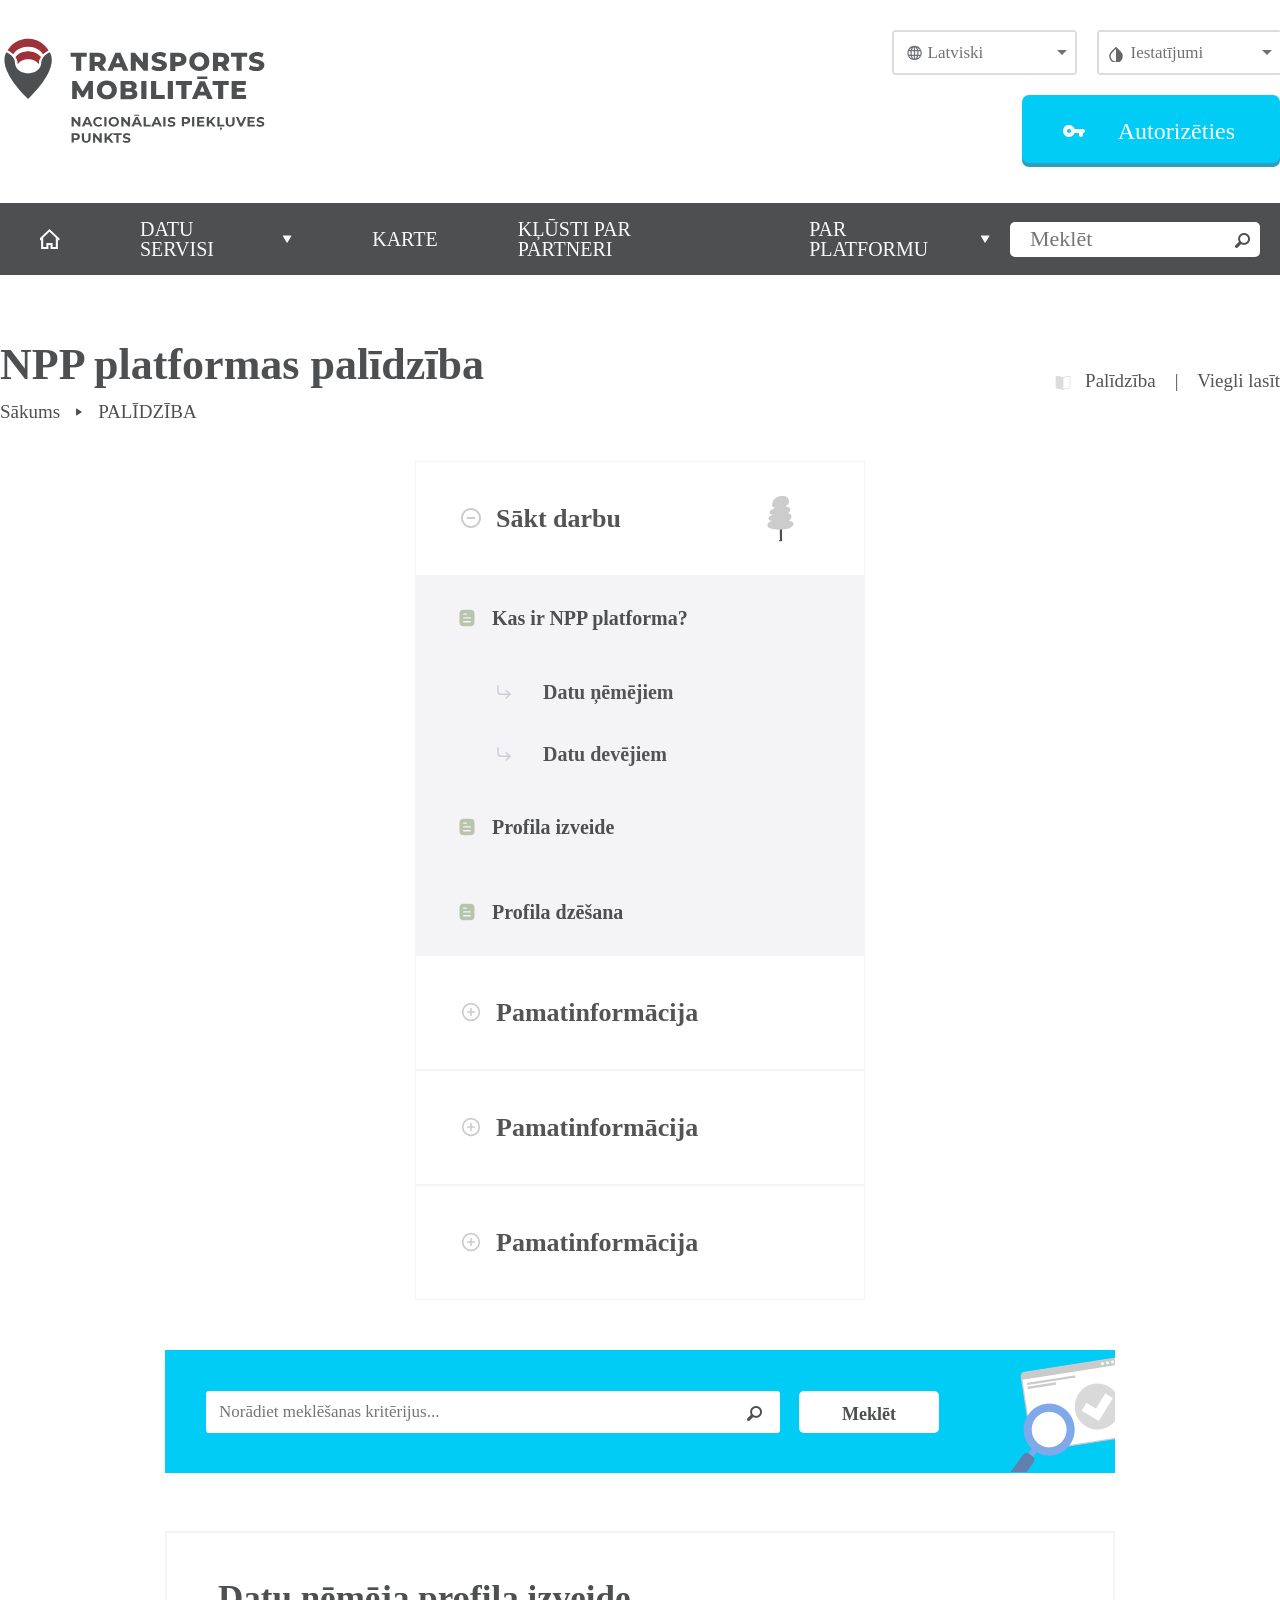
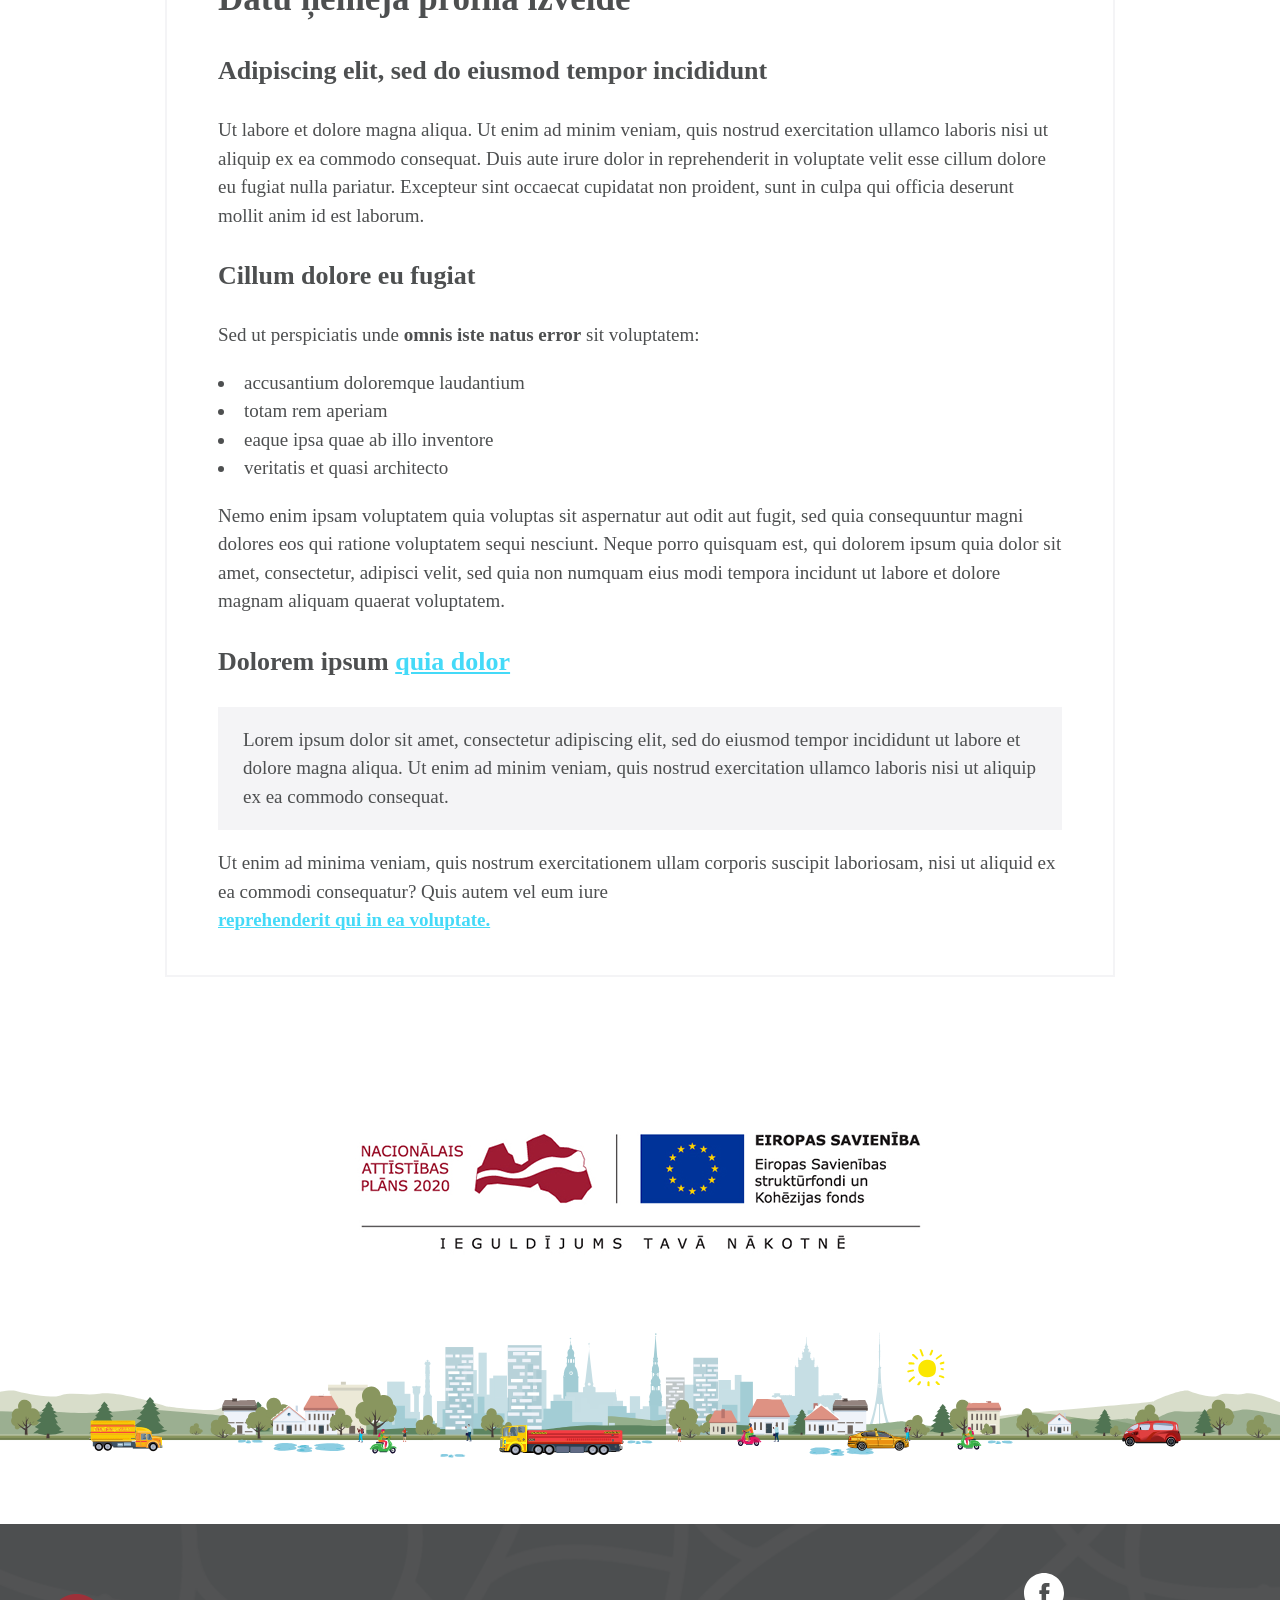
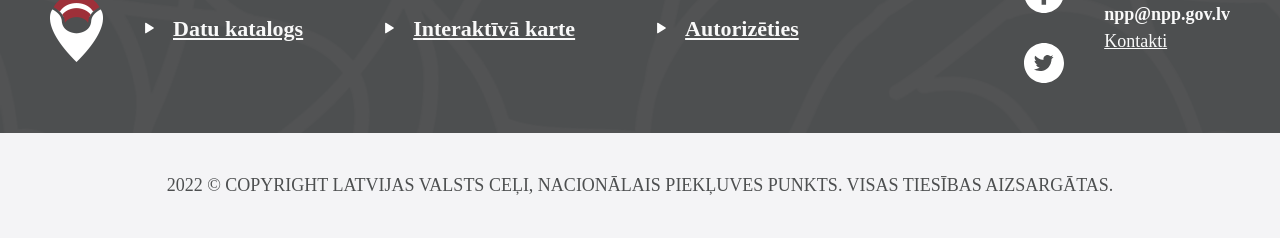
<file: palidzibas.html>
<!DOCTYPE html>
<html lang="en">
  <head>
    <meta charset="UTF-8" />
    <meta http-equiv="X-UA-Compatible" content="IE=edge" />
    <meta name="viewport" content="width=device-width, initial-scale=1.0" />
    <link rel="stylesheet" href="https://www.w3schools.com/w3css/4/w3.css" />
    <link rel="stylesheet" href="index.css" />
    <link rel="preconnect" href="https://fonts.googleapis.com" />
    <link rel="preconnect" href="https://fonts.gstatic.com" crossorigin />
    <link
      href="https://fonts.googleapis.com/css2?family=Poppins:wght@300;400;500&display=swap"
      rel="stylesheet"
    />
    <link
      href="https://fonts.googleapis.com/css2?family=Material+Symbols+Outlined"
      rel="stylesheet"
    />
    <title>palidzibas</title>
  </head>

  <body>
    <div class="header">
      <div class="header-all-logo">
        <img src="assets/img/npp_logo.svg" class="header-logo-left" />
        <div class="small-slidebar w3-content w3-section">
          <img
            class="small-slidebar-slides"
            src="assets/img/small-slide1.png"
          />
          <img
            class="small-slidebar-slides"
            src="assets/img/small-slide2.png"
          />
        </div>
      </div>
      <div class="header-setting">
        <div class="header-setting-up">
          <div class="header-setting-position">
            <div>
              <div class="lang-dropdown">
                <button class="lang-dropdown-btn">
                  <span class="lang-dropdown-value"
                    ><i class="icon" aria-hidden="true"></i>Latviski</span
                  >
                  <span class="lang-dropdown-label"
                    ><i class="icon" aria-hidden="true"></i>Valoda...</span
                  >
                </button>
                <ul class="lang-dropdown-menu">
                  <li>Latviski</li>
                  <li>English</li>
                </ul>
              </div>
            </div>
            <div class="env-container">
              <div class="env-dropdown">
                <button class="env-dropdown-btn">
                  <span class="env-dropdown-value"
                    ><i class="icon" aria-hidden="true"></i>Iestatījumi</span
                  >
                  <span class="env-dropdown-label"
                    ><i class="icon" aria-hidden="true"></i>Iestatījumi...</span
                  >
                </button>
                <ul class="env-dropdown-menu">
                  <li><b>Fonta izmērs</b></li>
                  <li
                    style="
                      display: flex;
                      flex-direction: row;
                      justify-content: unset;
                      align-items: center;
                    "
                  >
                    100%<img class="env-icon1" src="assets/img/check1.svg" />
                  </li>
                  <li>150%</li>
                  <li>200%</li>
                  <li><b>Kontrasts</b></li>
                  <li>
                    <div class="env-dropdown-menu-top">
                      <button class="label1">
                        <img class="eye-icon" src="assets/img/eye.svg" />
                        <img class="tick-icon" src="assets/img/check1.svg" />
                      </button>
                      <button class="label2">
                        <img
                          class="eye-icon"
                          src="assets/img/eye.svg"
                        /></button
                      ><br />
                    </div>

                    <div class="env-dropdown-menu-down">
                      <button class="label3">
                        <img class="eye-icon1" src="assets/img/eye.svg" />
                      </button>
                      <button class="label2">
                        <img class="eye-icon2" src="assets/img/eye.svg" />
                      </button>
                    </div>
                  </li>
                </ul>
              </div>
            </div>
          </div>
        </div>
        <div class="header-setting-down">
          <div id="qwe" class="header-setting-down-auth">
            <button
              class="header-setting-down-auth-button"
              type="button"
              onclick="authclick()"
            >
              <img
                class="header-setting-down-auth-button-icon"
                src="assets/img/key.svg"
              />
              <p class="header-setting-down-auth-button-text">Autorizēties</p>
            </button>
          </div>
          <div id="loged" hidden="true" style="margin-right: 50px">
            <div class="header-setting-down-auth-personal">
              <div>
                <img
                  class="header-setting-down-auth-personal-icon"
                  src="./assets/img/sun.png"
                />
              </div>
              <div class="header-setting-down-auth-personal-container">
                <span class="header-setting-down-auth-personal-container-font"
                  >SVEIKI,</span
                >
                <span class="header-setting-down-auth-personal-container-font1"
                  >Roberts!</span
                >
              </div>
              <div class="header-setting-down-auth-personal-container1">
                <div>
                  <img
                    class="header-setting-down-auth-personal-icon1"
                    src="./assets/img/mail.svg"
                  />
                  <span
                    class="header-setting-down-auth-personal-container1-font"
                    >Nav</span
                  >
                </div>
                <div>
                  <span
                    class="header-setting-down-auth-personal-container1-font1"
                    >jaunu ziņu</span
                  >
                </div>
              </div>
            </div>
            <div class="header-setting-down-auth-personal-container2">
              <div class="header-setting-down-auth-personal-container3">
                <button
                  class="header-setting-down-auth-personal-container2-button"
                  type="button"
                  onclick="menuclick()"
                >
                  <img
                    class="header-setting-down-auth-personal-container2-menu"
                    src="./assets/img/menu1.svg"
                  />
                  <p class="header-setting-down-auth-personal-container2-font">
                    Lietotāja iespējas
                  </p>
                </button>
                <div id="authmenu" style="display: none">
                  <div
                    class="header-setting-down-auth-personal-container2-menudrop"
                  >
                    <button
                      class="header-setting-down-auth-personal-container2-button4"
                      type="button"
                    >
                      <img
                        class="header-setting-down-auth-personal-container2-menu"
                        src="./assets/img/wire.svg"
                      />
                      <p
                        class="header-setting-down-auth-personal-container2-font"
                      >
                        Abonētie dati
                      </p>
                    </button>
                    <button
                      class="header-setting-down-auth-personal-container2-button4"
                      type="button"
                    >
                      <img
                        class="header-setting-down-auth-personal-container2-menu"
                        src="./assets/img/mail1.svg"
                      />
                      <p
                        class="header-setting-down-auth-personal-container2-font"
                      >
                        Ziņojumi
                      </p>
                    </button>
                    <button
                      class="header-setting-down-auth-personal-container2-button4"
                      type="button"
                    >
                      <img
                        class="header-setting-down-auth-personal-container2-menu"
                        src="./assets/img/dev.svg"
                      />
                      <p
                        class="header-setting-down-auth-personal-container2-font"
                      >
                        Dokumentācija
                      </p>
                    </button>
                    <button
                      class="header-setting-down-auth-personal-container2-button3"
                      type="button"
                    >
                      <img
                        class="header-setting-down-auth-personal-container2-menu"
                        src="./assets/img/user.svg"
                      />
                      <p
                        class="header-setting-down-auth-personal-container2-font"
                      >
                        Mans profils
                      </p>
                    </button>
                  </div>
                </div>
              </div>
              <button
                class="header-setting-down-auth-personal-container2-button2"
                type="button"
                onclick="exitclick()"
              >
                <p class="header-setting-down-auth-personal-container2-font2">
                  Iziet
                </p>
                <img
                  class="header-setting-down-auth-personal-container2-cancel"
                  src="./assets/img/Cancel.svg"
                />
              </button>
            </div>
          </div>
        </div>
      </div>
    </div>
    <nav class="navbar">
      <div class="navbar-container">
        <div class="navbar-menus">
          <button class="navbar-menus-tab-title">
            <img src="assets/img/home.svg" />
          </button>
          <div class="navbar-menus-tab">
            <button class="navbar-menus-tab-title">
              Datu servisi
              <img
                class="navbar-menus-tab-title-arrow-icon"
                src="assets/img/arrow.svg"
              />
            </button>
            <div class="navbar-menus-tab-imgs">
              <button class="navbar-menus-tab-imgs-item">
                <img
                  class="navbar-menus-tab-imgs-item-icon"
                  src="assets/img/menuitem1.png"
                />
                DATU KATALOGS
              </button>
              <button class="navbar-menus-tab-imgs-item">
                <img
                  class="navbar-menus-tab-imgs-item-icon"
                  src="assets/img/menuitem2.png"
                />
                INTERAKTĪVĀ KARTE
              </button>
            </div>
          </div>
          <div class="navbar-menus-tab">
            <button class="navbar-menus-tab-title">KARTE</button>
          </div>
          <div class="navbar-menus-tab">
            <button class="navbar-menus-tab-title">Kļūsti par partneri</button>
          </div>
          <div class="navbar-menus-tab">
            <button class="navbar-menus-tab-title">
              Par platformu
              <img
                class="navbar-menus-tab-title-arrow-icon"
                src="assets/img/arrow.svg"
              />
            </button>
            <div class="navbar-menus-tab-content">
              <button>PAR NPP PROJEKTU</button>
              <button>PLATFORMAS STATISTIKA</button>
              <button>PRIVĀTUMA POLITIKA</button>
              <button>KONFIDENCIALITĀTE</button>
              <button>KONTAKTI</button>
            </div>
          </div>
        </div>
        <div class="navbar-searchbar">
          <div class="navbar-search-input">
            <div id="searchbox1">
              <input
                type="text"
                class="navbar-search-input"
                placeholder="Meklēt"
                onclick="onsearchbox()"
              />
              <img class="navbar-searchbar-icon" src="assets/img/search.png" />
            </div>
            <div
              class="searchbar-box"
              id="searchbox"
              style="display: none; margin-top: 168px"
              onmouseleave="onsearchbox1()"
            >
              <input
                type="text"
                class="search-modal-input"
                placeholder="Ievadiet meklēšanas kritērijus..."
              />
              <img class="navbar-searchbar-icon" src="assets/img/search.png" />
              <div class="radio-container">
                <div>
                  <input
                    class="radio-item"
                    type="radio"
                    checked="checked"
                    value="1"
                  />
                  <span class="radio-text">Visā platformā</span>
                </div>
                <div>
                  <input class="radio-item" type="radio" value="2" />
                  <span class="radio-text">Datu katalogā</span>
                </div>
              </div>

              <button onclick="" class="search-modal-button">Meklēt</button>
            </div>
          </div>
          <button onclick="toggleMenu()" class="navbar-search-burger"></button>
        </div>
      </div>
    </nav>
    <div class="palidzibas">
      <div class="content-title">
        <div class="content-title-left">
          <div>
            <span class="content-title-left-font1"
              ><b>NPP platformas palīdzība</b></span
            >
          </div>
          <div class="content-title-left-sub">
            <span class="content-title-left-sub-font2">Sākums</span>
            <img class="content-title-left-sub-icon" src="assets/img/up.svg" />
            <span class="content-title-left-sub-font2">PALĪDZĪBA</span>
          </div>
        </div>
        <div class="content-title-right">
          <img class="content-title-right-bookicon" src="assets/img/book.svg" />
          <span
            ><span class="content-title-right-txt1">Palīdzība</span>
            &nbsp;&nbsp;&nbsp;|&nbsp;&nbsp;&nbsp;
            <span class="content-title-right-txt2">Viegli lasīt</span></span
          >
        </div>
      </div>
    </div>
    <div class="palidzibas-main">
      <div class="palidzibas-main-accordion">
        <div
          class="palidzibas-main-accordion-title menu-item active"
          id="defaultOpen"
        >
          <img
            class="palidzibas-main-accordion-title-plus"
            src="assets/img/plus.svg"
          />
          <img
            class="palidzibas-main-accordion-title-minus"
            src="assets/img/minus.svg"
          />
          <span>Sākt darbu</span>
          <div class="palidzibas-main-accordion-title-sub">
            <img
              class="palidzibas-main-accordion-title-sub-tree"
              src="assets/img/tree.svg"
            />
          </div>
        </div>
        <div class="palidzibas-main-accordion-description">
          <div
            class="palidzibas-main-accordion-description-subtitle submenu-item active"
            id="defaultOpen"
          >
            <img src="assets/img/list-icon.svg" />
            <span class="palidzibas-main-accordion-description-subtitle-font"
              >Kas ir NPP platforma?</span
            >
          </div>

          <div class="palidzibas-main-accordion-description-subdescription">
            <img
              class="palidzibas-main-accordion-description-subdescription-icon"
              src="assets/img/enter.svg"
            />
            <span
              class="palidzibas-main-accordion-description-subdescription-font"
            >
              Datu ņēmējiem
            </span>
          </div>

          <div class="palidzibas-main-accordion-description-subdescription">
            <img
              class="palidzibas-main-accordion-description-subdescription-icon"
              src="assets/img/enter.svg"
            />
            <span
              class="palidzibas-main-accordion-description-subdescription-font"
            >
              Datu devējiem
            </span>
          </div>

          <div
            class="palidzibas-main-accordion-description-subtitle submenu-item active"
          >
            <img
              class="accordion-open-icon-plus"
              src="assets/img/list-icon.svg"
            />
            <span class="palidzibas-main-accordion-description-subtitle-font"
              >Profila izveide</span
            >
          </div>
          <div class="palidzibas-main-accordion-description-subdescription">
            <img
              class="palidzibas-main-accordion-description-subdescription-icon"
              src="assets/img/enter.svg"
            />
            <span
              class="palidzibas-main-accordion-description-subdescription-font"
              >Datu ņēmējiem
            </span>
          </div>

          <div class="palidzibas-main-accordion-description-subdescription">
            <img
              class="palidzibas-main-accordion-description-subdescription-icon"
              src="assets/img/enter.svg"
            />
            <span
              class="palidzibas-main-accordion-description-subdescription-font"
            >
              Datu devējiem
            </span>
          </div>

          <div
            class="palidzibas-main-accordion-description-subtitle submenu-item active"
          >
            <img
              class="accordion-open-icon-plus"
              src="assets/img/list-icon.svg"
            />
            <span class="palidzibas-main-accordion-description-subtitle-font"
              >Profila dzēšana</span
            >
          </div>

          <div class="palidzibas-main-accordion-description-subdescription">
            <img
              class="palidzibas-main-accordion-description-subdescription-icon"
              src="assets/img/enter.svg"
            />
            <span
              class="palidzibas-main-accordion-description-subdescription-font"
              >Datu ņēmējiem
            </span>
          </div>

          <div class="palidzibas-main-accordion-description-subdescription">
            <img
              class="palidzibas-main-accordion-description-subdescription-icon"
              src="assets/img/enter.svg"
            />
            <span
              class="palidzibas-main-accordion-description-subdescription-font"
            >
              Datu devējiem
            </span>
          </div>
        </div>

        <div class="palidzibas-main-accordion-title menu-item active">
          <img
            class="palidzibas-main-accordion-title-plus"
            src="assets/img/plus.svg"
          />
          <img
            class="palidzibas-main-accordion-title-minus"
            src="assets/img/minus.svg"
          />
          <span>Pamatinformācija</span>
        </div>

        <div class="palidzibas-main-accordion-title menu-item active">
          <img
            class="palidzibas-main-accordion-title-plus"
            src="assets/img/plus.svg"
          />
          <img
            class="palidzibas-main-accordion-title-minus"
            src="assets/img/minus.svg"
          />
          <span>Pamatinformācija</span>
        </div>

        <div class="palidzibas-main-accordion-title menu-item active">
          <img
            class="palidzibas-main-accordion-title-plus"
            src="assets/img/plus.svg"
          />
          <img
            class="palidzibas-main-accordion-title-minus"
            src="assets/img/minus.svg"
          />
          <span>Pamatinformācija</span>
        </div>
      </div>

      <div>
        <div class="catalog-search">
          <div id="searchinput" class="catalog-search-input">
            <input
              class="catalog-search-input-text"
              placeholder="Norādiet meklēšanas kritērijus..."
            />
            <img
              class="catalog-search-input-icon"
              src="assets/img/search.png"
            />
          </div>
          <button type="button" class="catalog-search-button">
            <div class="catalog-search-button-text">Meklēt</div>
          </button>
        </div>

        <div class="palidzibas-main-right">
          <div class="palidzibas-main-right-width">
            <span class="palidzibas-main-right-width-font1"
              ><b>Datu ņēmēja profila izveide</b></span
            >
            <p class="palidzibas-main-right-width-font2">
              <b>Adipiscing elit, sed do eiusmod tempor incididunt</b>
            </p>
            <p class="palidzibas-main-right-width-font3">
              Ut labore et dolore magna aliqua. Ut enim ad minim veniam, quis
              nostrud exercitation ullamco laboris nisi ut aliquip ex ea commodo
              consequat. Duis aute irure dolor in reprehenderit in voluptate
              velit esse cillum dolore eu fugiat nulla pariatur. Excepteur sint
              occaecat cupidatat non proident, sunt in culpa qui officia
              deserunt mollit anim id est laborum.
            </p>
            <p class="palidzibas-main-right-width-font2">
              <b>Cillum dolore eu fugiat</b>
            </p>
            <p class="palidzibas-main-right-width-font3">
              Sed ut perspiciatis unde <b>omnis iste natus error</b> sit
              voluptatem:
            </p>
            <p>
              <li>accusantium doloremque laudantium</li>
              <li>totam rem aperiam</li>
              <li>eaque ipsa quae ab illo inventore</li>
              <li>veritatis et quasi architecto</li>
            </p>
            <p class="palidzibas-main-right-width-font3">
              Nemo enim ipsam voluptatem quia voluptas sit aspernatur aut odit
              aut fugit, sed quia consequuntur magni dolores eos qui ratione
              voluptatem sequi nesciunt. Neque porro quisquam est, qui dolorem
              ipsum quia dolor sit amet, consectetur, adipisci velit, sed quia
              non numquam eius modi tempora incidunt ut labore et dolore magnam
              aliquam quaerat voluptatem.
            </p>
            <p class="palidzibas-main-right-width-font2">
              <b>Dolorem ipsum </b
              ><span class="palidzibas-main-right-width-font2-bold"
                ><span class="palidzibas-main-right-width-font2-bold-bold"
                  ><b>quia dolor</b></span
                ></span
              >
            </p>
            <div class="palidzibas-main-right-width-font4">
              Lorem ipsum dolor sit amet, consectetur adipiscing elit, sed do
              eiusmod tempor incididunt ut labore et dolore magna aliqua. Ut
              enim ad minim veniam, quis nostrud exercitation ullamco laboris
              nisi ut aliquip ex ea commodo consequat.
            </div>
            <p class="palidzibas-main-right-width-font3">
              Ut enim ad minima veniam, quis nostrum exercitationem ullam
              corporis suscipit laboriosam, nisi ut aliquid ex ea commodi
              consequatur? Quis autem vel eum iure <br /><span
                class="palidzibas-main-right-width-font3-bold"
                ><span class="palidzibas-main-right-width-font3-bold-bold"
                  ><b>reprehenderit qui in ea voluptate.</b></span
                ></span
              >
            </p>
          </div>
        </div>
      </div>
    </div>
    <div class="w3-container w3-center w3-margin-top">
      <img
        class="footer-up-container-image"
        src="assets/img/small-slide1.png"
      />
    </div>
    <div class="footer-up-container"></div>
    <div class="footer-middle-container">
      <div class="footer-middle-container-menus">
        <div class="footer-middle-container-menus-cats">
          <img
            class="footer-middle-container-menus-icon"
            src="assets/img/location.png"
          />
          <div class="footer-middle-container-menu">
            <div class="footer-middle-container-menus-link">
              <img
                class="footer-middle-container-menus-link-icon"
                src="assets/img/up1.svg"
              />Datu katalogs
            </div>
            <div class="footer-middle-container-menus-link">
              <img
                class="footer-middle-container-menus-link-icon"
                src="assets/img/up1.svg"
              />Interaktīvā karte
            </div>
            <div class="footer-middle-container-menus-link">
              <img
                class="footer-middle-container-menus-link-icon"
                src="assets/img/up1.svg"
              />Autorizēties
            </div>
          </div>
        </div>
        <div class="footer-middle-container-social">
          <div class="footer-middle-container-social-sites">
            <img src="assets/img/facebook.svg" />
            <img src="assets/img/twitter.svg" />
          </div>
          <div class="footer-middle-container-social-mail">
            <div class="footer-middle-container-social-mail-info">
              <span>npp@npp.gov.lv</span><br />
              <u>Kontakti</u>
            </div>
          </div>
        </div>
      </div>
    </div>
    <div class="footer-end">
      <p class="footer-end-font">
        2022 © COPYRIGHT LATVIJAS VALSTS CEĻI, NACIONĀLAIS PIEKĻUVES PUNKTS.
        VISAS TIESĪBAS AIZSARGĀTAS.
      </p>
    </div>
    <script>
      const toggleMenu = () => document.body.classList.toggle("open");
    </script>
    <script src="assets/js/language-select.js"></script>
    <script src="assets/js/setting-select.js"></script>
    <script src="assets/js/small-slide.js"></script>
    <script src="assets/js/cat-button.js"></script>
    <script src="assets/js/auth.js"></script>
    <script src="assets/js/searchbox.js"></script>
    <script src="assets/js/palidzibas.js"></script>
  </body>
</html>
</file>
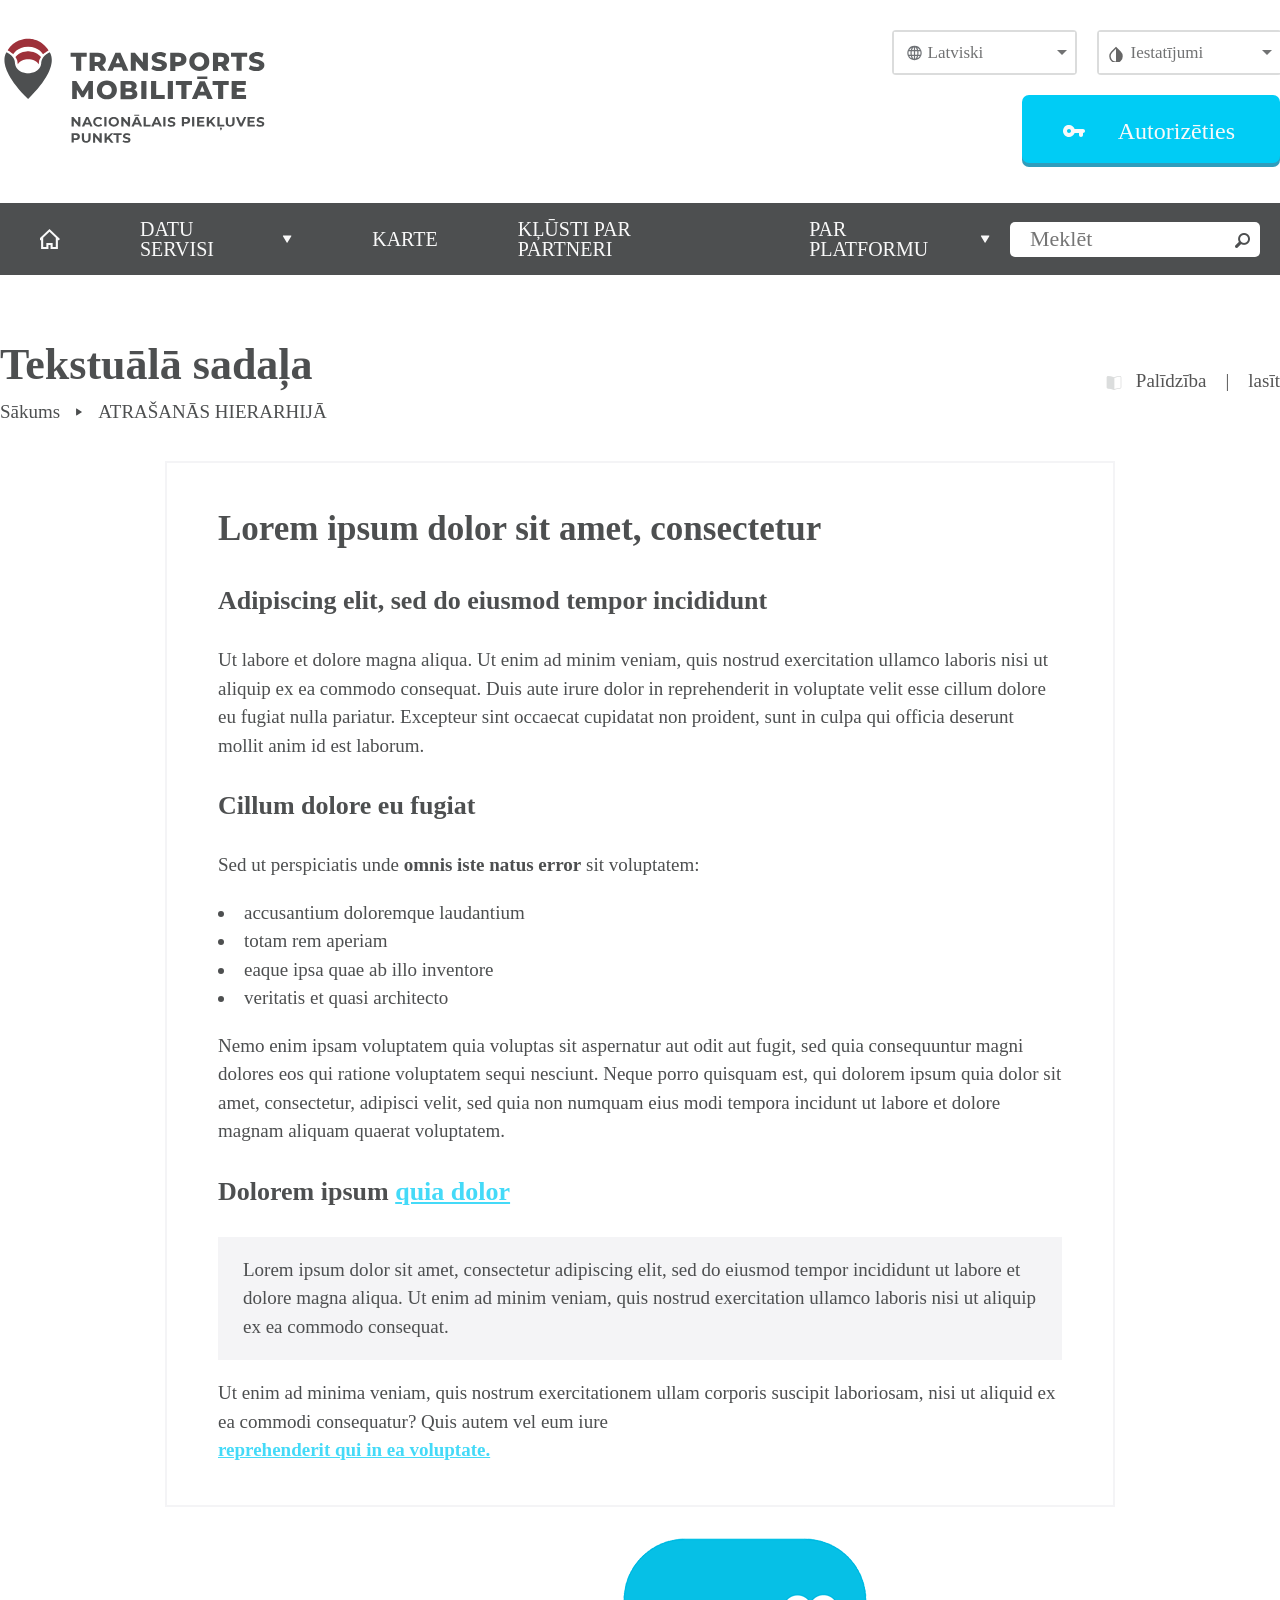
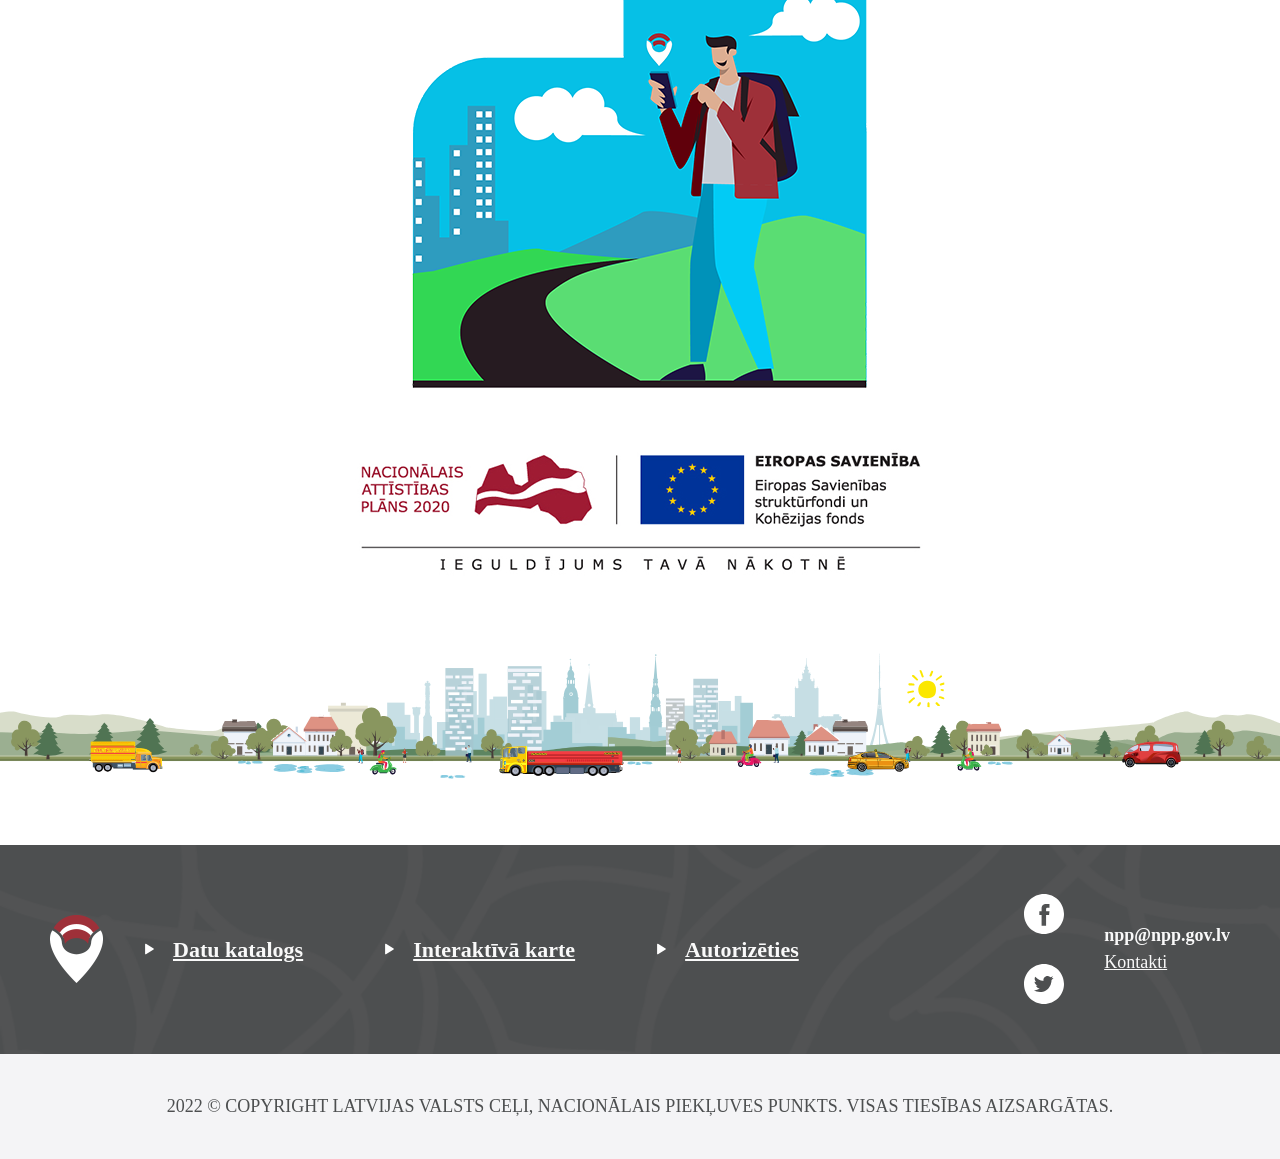
<file: textual.html>
<!DOCTYPE html>
<html lang="en">

<head>
  <meta charset="UTF-8" />
  <meta http-equiv="X-UA-Compatible" content="IE=edge" />
  <meta name="viewport" content="width=device-width, initial-scale=1.0" />
  <link rel="stylesheet" href="https://www.w3schools.com/w3css/4/w3.css">
  <link rel="stylesheet" href="index.css">
  <link rel="preconnect" href="https://fonts.googleapis.com" />
  <link rel="preconnect" href="https://fonts.gstatic.com" crossorigin />
  <link href="https://fonts.googleapis.com/css2?family=Poppins:wght@300;400;500&display=swap" rel="stylesheet" />
  <link href="https://fonts.googleapis.com/css2?family=Material+Symbols+Outlined" rel="stylesheet" />
  <title>Textual</title>
</head>

<body>
  <div class="header">
    <div class="header-all-logo">
      <img src="assets/img/npp_logo.svg" class="header-logo-left" />
      <div class="small-slidebar w3-content w3-section">
        <img class="small-slidebar-slides" src="assets/img/small-slide1.png">
        <img class="small-slidebar-slides" src="assets/img/small-slide2.png">
      </div>
    </div>
    <div class="header-setting">
      <div class="header-setting-up">
        <div class="header-setting-position">
          <div>
            <div class="lang-dropdown">
              <button class="lang-dropdown-btn">
                <span class="lang-dropdown-value"><i class="icon" aria-hidden="true"></i>Latviski</span>
                <span class="lang-dropdown-label"><i class="icon" aria-hidden="true"></i>Valoda...</span>
              </button>
              <ul class="lang-dropdown-menu">
                <li>Latviski</li>
                <li>English</li>
              </ul>
            </div>
          </div>
          <div class="env-container">
            <div class="env-dropdown">
              <button class="env-dropdown-btn">
                <span class="env-dropdown-value"><i class="icon" aria-hidden="true"></i>Iestatījumi</span>
                <span class="env-dropdown-label"><i class="icon" aria-hidden="true"></i>Iestatījumi...</span>
              </button>
              <ul class="env-dropdown-menu">
                <li><b>Fonta izmērs</b></li>
                <li style="
                    display: flex;
                    flex-direction: row;
                    justify-content: unset;
                    align-items: center;
              ">100%<img class="env-icon1" src="assets/img/check1.svg"></li>
                <li>150%</li>
                <li>200%</li>
                <li><b>Kontrasts</b></li>
                <li>
                  <div class="env-dropdown-menu-top">
                    <button class="label1">
                      <img class="eye-icon" src="assets/img/eye.svg" />
                      <img class="tick-icon" src="assets/img/check1.svg" />
                    </button>
                    <button class="label2"><img class="eye-icon" src="assets/img/eye.svg" /></button><br>
                  </div>

                  <div class="env-dropdown-menu-down">
                    <button class="label3"><img class="eye-icon1" src="assets/img/eye.svg" /></button>
                    <button class="label2"><img class="eye-icon2" src="assets/img/eye.svg" /></button>
                  </div>
                </li>
              </ul>
            </div>
          </div>
        </div>
      </div>
      <div class="header-setting-down">
        <div id="qwe" class="header-setting-down-auth">
          <button class="header-setting-down-auth-button" type="button" onclick="authclick()">
            <img class="header-setting-down-auth-button-icon" src="assets/img/key.svg" />
            <p class="header-setting-down-auth-button-text">Autorizēties</p>
          </button>
        </div>
        <div id="loged" hidden="true" style="margin-right: 50px;">
          <div class="header-setting-down-auth-personal">
            <div>
              <img class="header-setting-down-auth-personal-icon" src="./assets/img/sun.png" />
            </div>
            <div class="header-setting-down-auth-personal-container">
              <span class="header-setting-down-auth-personal-container-font">SVEIKI,</span>
              <span class="header-setting-down-auth-personal-container-font1">Roberts!</span>
            </div>
            <div class="header-setting-down-auth-personal-container1">
              <div>
                <img class="header-setting-down-auth-personal-icon1" src="./assets/img/mail.svg" />
                <span class="header-setting-down-auth-personal-container1-font">Nav</span>
              </div>
              <div>
                <span class="header-setting-down-auth-personal-container1-font1">jaunu ziņu</span>
              </div>
            </div>
          </div>
          <div class="header-setting-down-auth-personal-container2">
            <div class="header-setting-down-auth-personal-container3">
              <button class="header-setting-down-auth-personal-container2-button" type="button" onclick="menuclick()">
                <img class="header-setting-down-auth-personal-container2-menu" src="./assets/img/menu1.svg" />
                <p class="header-setting-down-auth-personal-container2-font">Lietotāja iespējas</p>
              </button>
              <div id="authmenu" style="display: none;">
                <div class="header-setting-down-auth-personal-container2-menudrop">
                  <button class="header-setting-down-auth-personal-container2-button4" type="button">
                    <img class="header-setting-down-auth-personal-container2-menu" src="./assets/img/wire.svg" />
                    <p class="header-setting-down-auth-personal-container2-font">Abonētie dati</p>
                  </button>
                  <button class="header-setting-down-auth-personal-container2-button4" type="button">
                    <img class="header-setting-down-auth-personal-container2-menu" src="./assets/img/mail1.svg" />
                    <p class="header-setting-down-auth-personal-container2-font">Ziņojumi</p>
                  </button>
                  <button class="header-setting-down-auth-personal-container2-button4" type="button">
                    <img class="header-setting-down-auth-personal-container2-menu" src="./assets/img/dev.svg" />
                    <p class="header-setting-down-auth-personal-container2-font">Dokumentācija</p>
                  </button>
                  <button class="header-setting-down-auth-personal-container2-button3" type="button">
                    <img class="header-setting-down-auth-personal-container2-menu" src="./assets/img/user.svg" />
                    <p class="header-setting-down-auth-personal-container2-font">Mans profils</p>
                  </button>
                </div>
              </div>
            </div>
            <button class="header-setting-down-auth-personal-container2-button2" type="button" onclick="exitclick()">
              <p class="header-setting-down-auth-personal-container2-font2">Iziet</p>
              <img class="header-setting-down-auth-personal-container2-cancel" src="./assets/img/Cancel.svg" />
            </button>
          </div>
        </div>
      </div>
    </div>
  </div>
  <nav class="navbar">
    <div class="navbar-container">
      <div class="navbar-menus">
        <button class="navbar-menus-tab-title">
          <img src="assets/img/home.svg" />
        </button>
        <div class="navbar-menus-tab">
          <button class="navbar-menus-tab-title">
            Datu servisi
            <img class="navbar-menus-tab-title-arrow-icon" src="assets/img/arrow.svg" />
          </button>
          <div class="navbar-menus-tab-imgs">
            <button class="navbar-menus-tab-imgs-item">
              <img class="navbar-menus-tab-imgs-item-icon" src="assets/img/menuitem1.png">
              DATU KATALOGS
            </button>
            <button class="navbar-menus-tab-imgs-item">
              <img class="navbar-menus-tab-imgs-item-icon" src="assets/img/menuitem2.png">
              INTERAKTĪVĀ KARTE
            </button>
          </div>
        </div>
        <div class="navbar-menus-tab">
          <button class="navbar-menus-tab-title">
            KARTE
          </button>
        </div>
        <div class="navbar-menus-tab">
          <button class="navbar-menus-tab-title">
            Kļūsti par partneri
          </button>
        </div>
        <div class="navbar-menus-tab">
          <button class="navbar-menus-tab-title">
            Par platformu
            <img class="navbar-menus-tab-title-arrow-icon" src="assets/img/arrow.svg" />
          </button>
          <div class="navbar-menus-tab-content">
            <button>PAR NPP PROJEKTU</button>
            <button>PLATFORMAS STATISTIKA</button>
            <button>PRIVĀTUMA POLITIKA</button>
            <button>KONFIDENCIALITĀTE</button>
            <button>KONTAKTI</button>
          </div>
        </div>
      </div>
      <div class="navbar-searchbar">
        <div class="navbar-search-input">
          <div id="searchbox1">
            <input type="text" class="navbar-search-input" placeholder="Meklēt" onclick="onsearchbox()">
            <img class="navbar-searchbar-icon" src="assets/img/search.png" />
          </div>
          <div class="searchbar-box" id="searchbox" style="display: none; margin-top: 168px;"
            onmouseleave="onsearchbox1()">
            <input type="text" class="search-modal-input" placeholder="Ievadiet meklēšanas kritērijus...">
            <img class="navbar-searchbar-icon" src="assets/img/search.png" />
            <div class="radio-container">
              <div>
                <input class="radio-item" type="radio" checked="checked" value="1" /> <span class="radio-text">Visā
                  platformā</span>
              </div>
              <div>
                <input class="radio-item" type="radio" value="2" /> <span class="radio-text">Datu katalogā</span>
              </div>
            </div>

            <button onclick="" class="search-modal-button ">Meklēt</button>
          </div>

        </div>
        <button onclick="toggleMenu()" class="navbar-search-burger"></button>
      </div>
    </div>
  </nav>
  <div class="content">
    <div class="content-title">
      <div class="content-title-left">
        <div>
          <span class="content-title-left-font1"><b>Tekstuālā sadaļa</b></span>
        </div>
        <div class="content-title-left-sub">
          <span class="content-title-left-sub-font2">Sākums</span>
          <img class="content-title-left-sub-icon" src="assets/img/up.svg">
          <span class="content-title-left-sub-font2">ATRAŠANĀS HIERARHIJĀ</span>
        </div>
      </div>
      <div class="content-title-right">
        <img class="content-title-right-bookicon" src="assets/img/book.svg" />
        <span><span class="content-title-right-txt1">Palīdzība</span> &nbsp;&nbsp;&nbsp;|&nbsp;&nbsp;&nbsp; <span
            class="content-title-right-txt2">lasīt</span></span>
      </div>
    </div>
  </div>
  <div class="content-main">
    <div class="content-main-left">
      <div class="content-main-left-width">
        <span class="content-main-left-width-font1"><b>Lorem ipsum dolor sit amet, consectetur</b></span>
        <p class="content-main-left-width-font2"><b>Adipiscing elit, sed do eiusmod tempor incididunt</b></p>
        <p class="content-main-left-width-font3">Ut labore et dolore magna aliqua. Ut enim ad minim veniam, quis
          nostrud exercitation ullamco laboris nisi
          ut aliquip ex ea commodo consequat. Duis aute irure dolor in reprehenderit in voluptate velit esse cillum
          dolore eu fugiat nulla pariatur. Excepteur sint occaecat cupidatat non proident, sunt in culpa qui officia
          deserunt mollit anim id est laborum.</p>
        <p class="content-main-left-width-font2"><b>Cillum dolore eu fugiat</b></p>
        <p class="content-main-left-width-font3">Sed ut perspiciatis unde <b>omnis iste natus error</b> sit
          voluptatem: </p>
        <p>
          <li>accusantium doloremque laudantium</li>
          <li>totam rem aperiam</li>
          <li>eaque ipsa quae ab illo inventore</li>
          <li>veritatis et quasi architecto</li>
        </p>
        <p class="content-main-left-width-font3">Nemo enim ipsam voluptatem quia voluptas sit aspernatur aut odit aut
          fugit, sed quia consequuntur magni
          dolores eos qui ratione voluptatem sequi nesciunt. Neque porro quisquam est, qui dolorem ipsum quia dolor
          sit amet, consectetur, adipisci velit, sed quia non numquam eius modi tempora incidunt ut labore et dolore
          magnam aliquam quaerat voluptatem.</p>
        <p class="content-main-left-width-font2"><b>Dolorem ipsum </b><span
            class="content-main-left-width-font2-bold"><span class="content-main-left-width-font2-bold-bold"><b>quia
                dolor</b></span></span></p>
        <div class="content-main-left-width-font4">Lorem ipsum dolor sit amet, consectetur adipiscing elit, sed do
          eiusmod tempor
          incididunt ut labore et dolore magna aliqua. Ut enim ad minim veniam, quis nostrud
          exercitation ullamco laboris nisi ut aliquip ex ea commodo consequat.</div>
        <p class="content-main-left-width-font3">Ut enim ad minima veniam, quis nostrum exercitationem ullam corporis
          suscipit laboriosam, nisi ut aliquid
          ex ea commodi consequatur? Quis autem vel eum iure <br><span class="content-main-left-width-font3-bold"><span
              class="content-main-left-width-font3-bold-bold"><b>reprehenderit qui in ea voluptate.</b></span></span>
        </p>
      </div>
    </div>
    <div class="content-main-right">
      <div>
        <img src="assets/img/content.png">
      </div>
    </div>
  </div>
  <div class="w3-container w3-center w3-margin-top">
    <img class="footer-up-container-image" src="assets/img/small-slide1.png" />
  </div>
  <div class="footer-up-container"></div>
  <div class="footer-middle-container">
    <div class="footer-middle-container-menus">
      <div class="footer-middle-container-menus-cats">
        <img class="footer-middle-container-menus-icon" src="assets/img/location.png">
        <div class="footer-middle-container-menu">
          <div class="footer-middle-container-menus-link">
            <img class="footer-middle-container-menus-link-icon" src="assets/img/up1.svg">Datu katalogs
          </div>
          <div class="footer-middle-container-menus-link">
            <img class="footer-middle-container-menus-link-icon" src="assets/img/up1.svg">Interaktīvā karte
          </div>
          <div class="footer-middle-container-menus-link">
            <img class="footer-middle-container-menus-link-icon" src="assets/img/up1.svg">Autorizēties
          </div>
        </div>
      </div>
      <div class="footer-middle-container-social">
        <div class="footer-middle-container-social-sites">
          <img src="assets/img/facebook.svg">
          <img src="assets/img/twitter.svg">
        </div>
        <div class="footer-middle-container-social-mail">
          <div class="footer-middle-container-social-mail-info">
            <span>npp@npp.gov.lv</span><br />
            <u>Kontakti</u>
          </div>
        </div>
      </div>
    </div>
  </div>
  <div class="footer-end">
    <p class="footer-end-font">2022 © COPYRIGHT LATVIJAS VALSTS CEĻI, NACIONĀLAIS PIEKĻUVES PUNKTS. VISAS TIESĪBAS
      AIZSARGĀTAS.</p>
  </div>
  <script>
    const toggleMenu = () => document.body.classList.toggle("open");
  </script>
  <script src="assets/js/language-select.js"></script>
  <script src="assets/js/setting-select.js"></script>
  <script src="assets/js/small-slide.js"></script>
  <script src="assets/js/cat-button.js"></script>
  <script src="assets/js/auth.js"></script>
  <script src="assets/js/searchbox.js"></script>
</body>

</html>
</file>
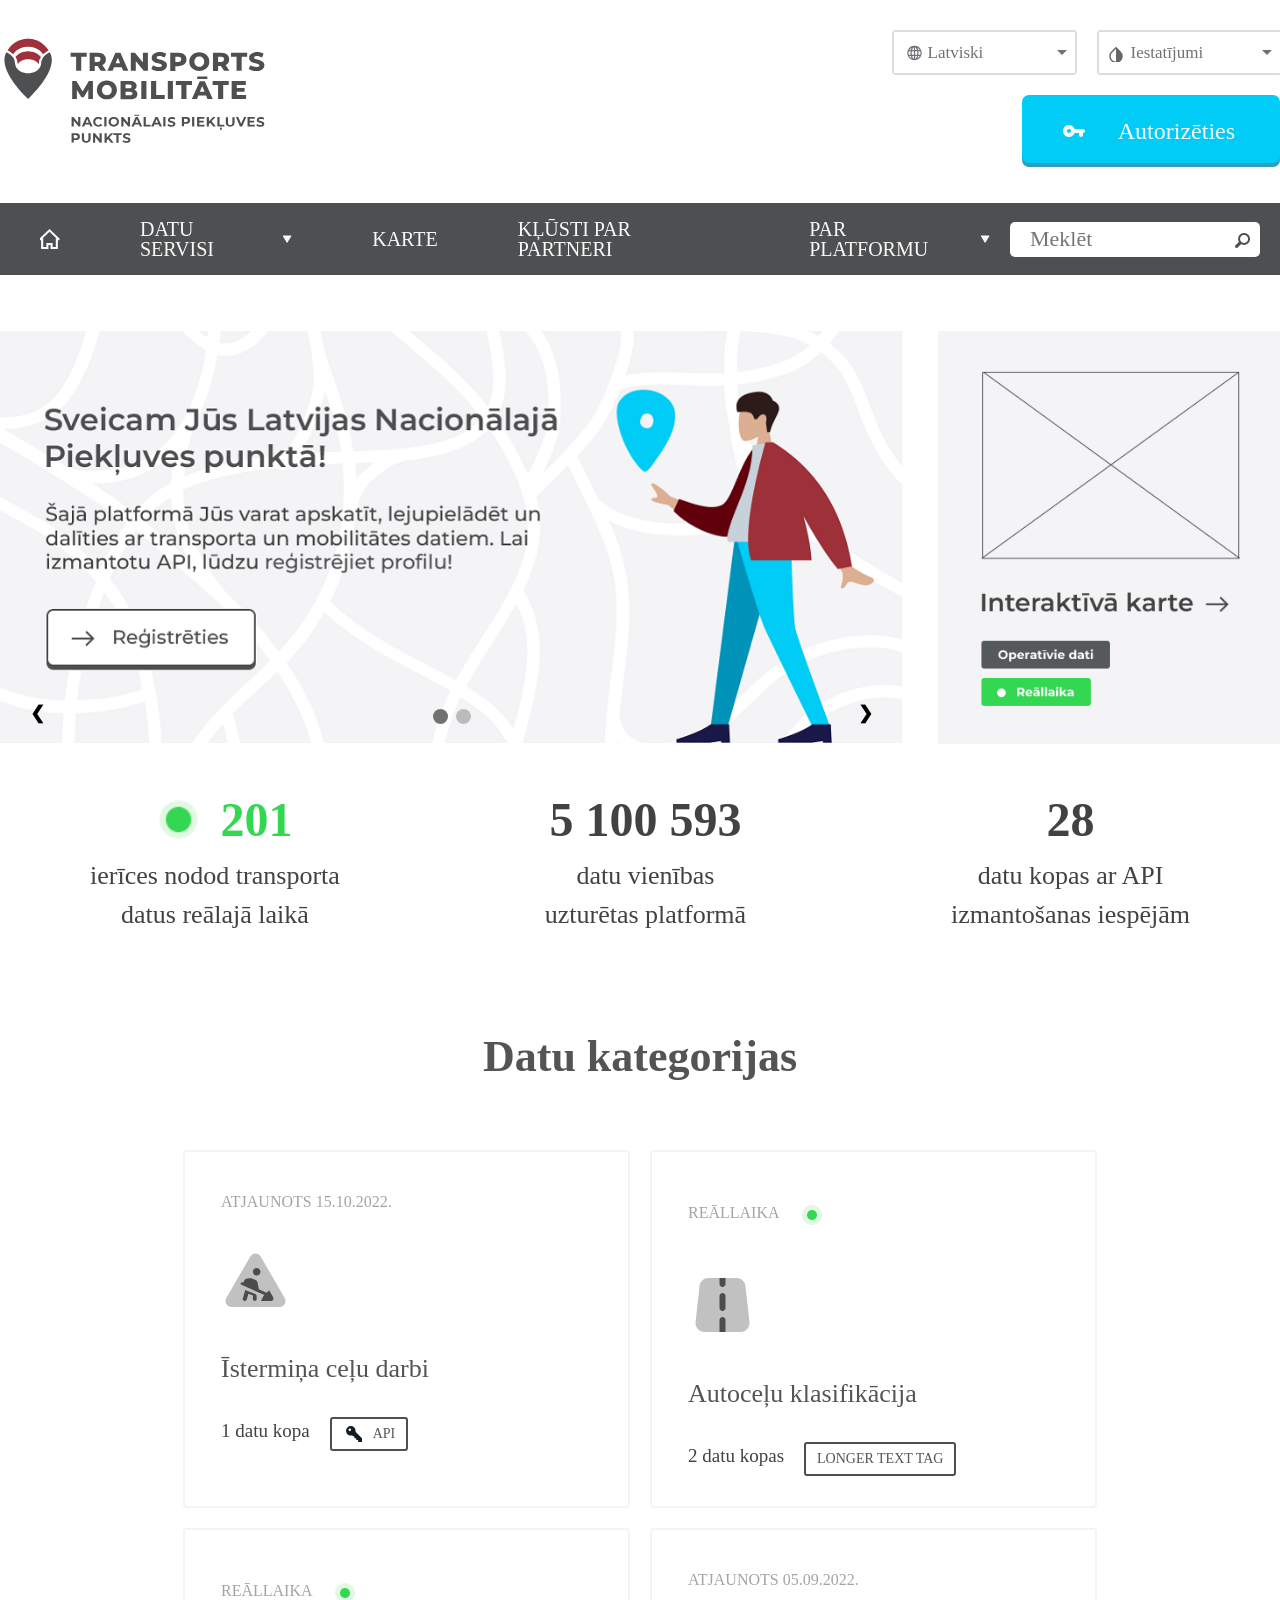
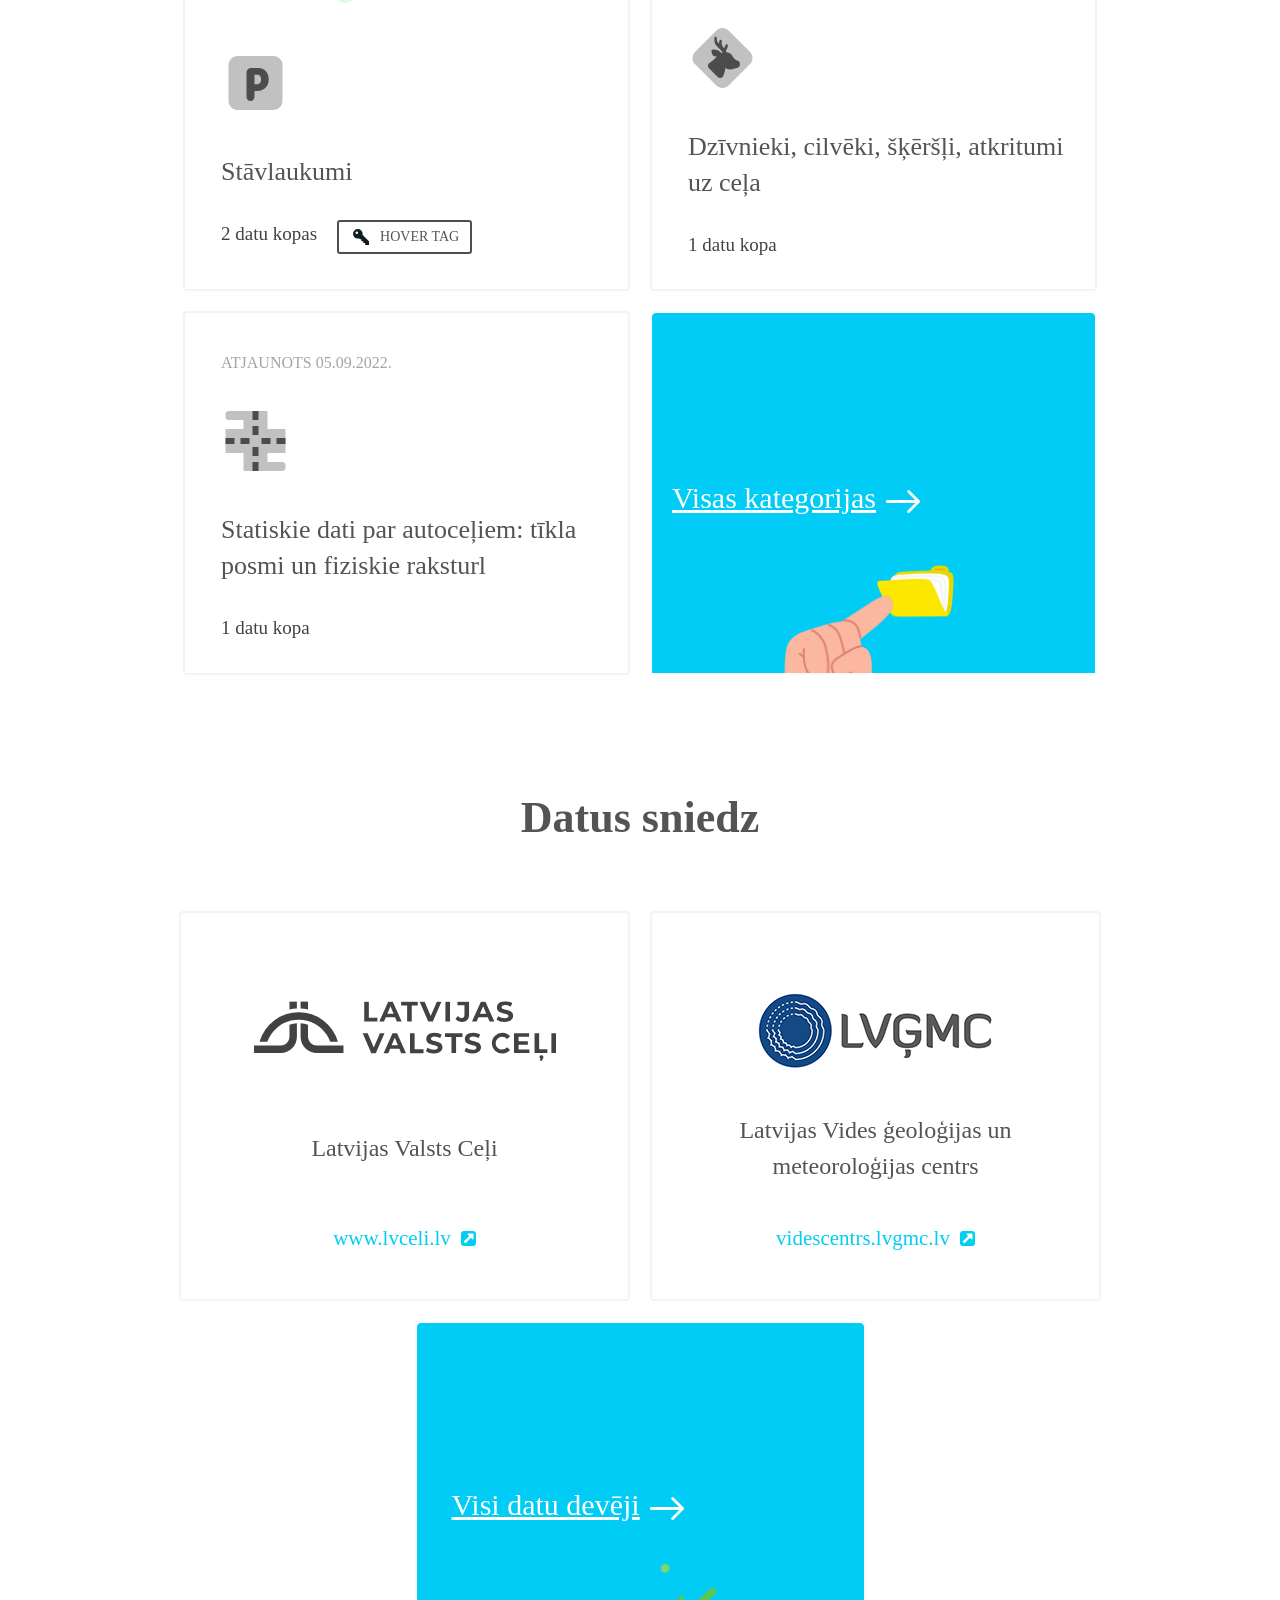
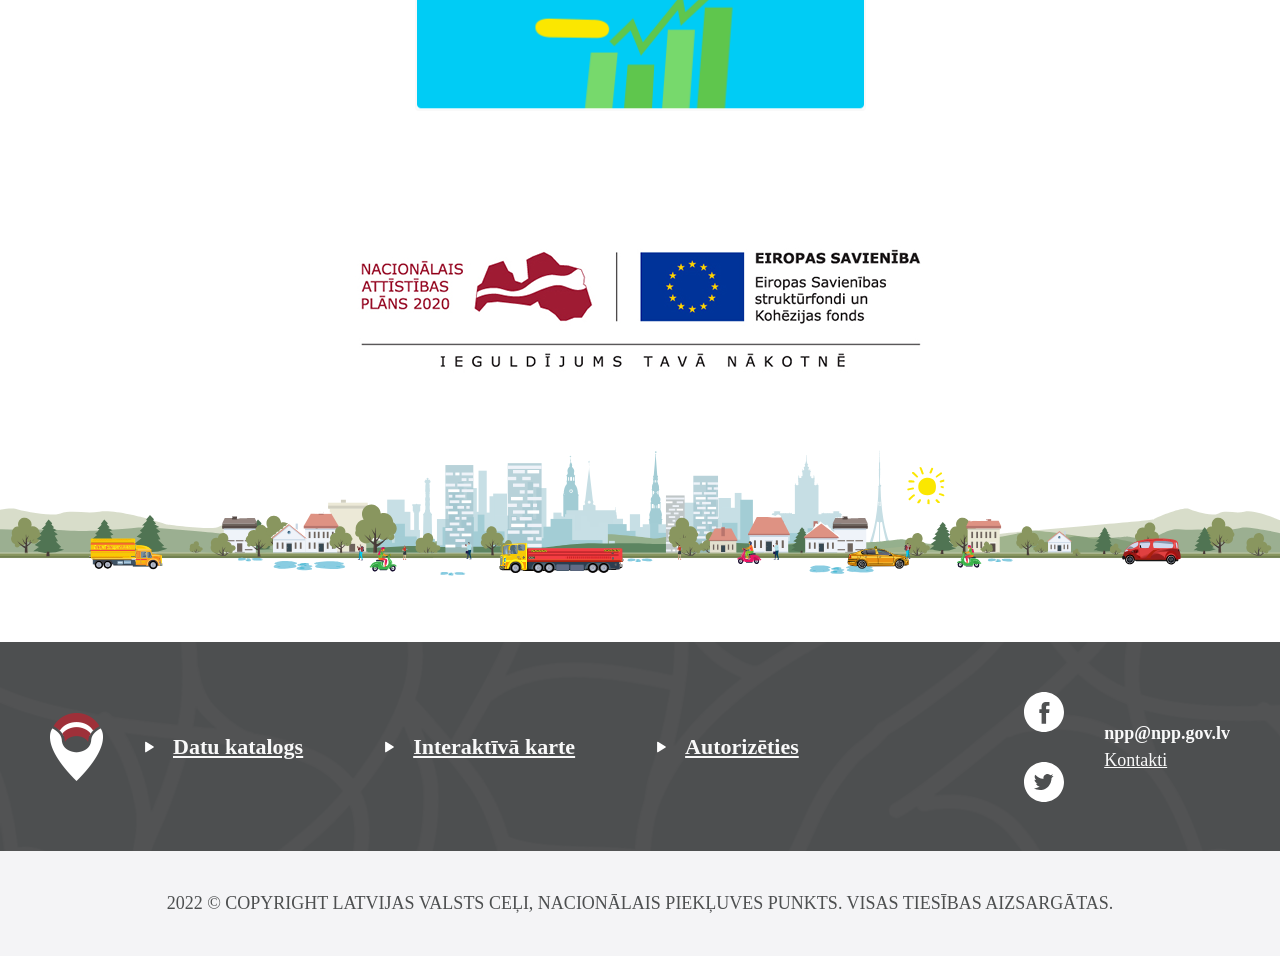
<file: title.html>
<!DOCTYPE html>
<html lang="en">

<head>
  <meta charset="UTF-8" />
  <meta http-equiv="X-UA-Compatible" content="IE=edge" />
  <meta name="viewport" content="width=device-width, initial-scale=1.0" />
  <link rel="stylesheet" href="https://www.w3schools.com/w3css/4/w3.css">
  <link rel="stylesheet" href="index.css">
  <link rel="preconnect" href="https://fonts.googleapis.com" />
  <link rel="preconnect" href="https://fonts.gstatic.com" crossorigin />
  <link href="https://fonts.googleapis.com/css2?family=Poppins:wght@300;400;500&display=swap" rel="stylesheet" />
  <link href="https://fonts.googleapis.com/css2?family=Material+Symbols+Outlined" rel="stylesheet" />
  <title>NPP</title>
</head>

<body>
  <div class="header">
    <div class="header-all-logo">
      <img src="assets/img/npp_logo.svg" class="header-logo-left" />
      <div class="small-slidebar w3-content w3-section">
        <img class="small-slidebar-slides" src="assets/img/small-slide1.png">
        <img class="small-slidebar-slides" src="assets/img/small-slide2.png">
      </div>
    </div>
    <div class="header-setting">
      <div class="header-setting-up">
        <div class="header-setting-position">
          <div>
            <div class="lang-dropdown">
              <button class="lang-dropdown-btn">
                <span class="lang-dropdown-value"><i class="icon" aria-hidden="true"></i>Latviski</span>
                <span class="lang-dropdown-label"><i class="icon" aria-hidden="true"></i>Valoda...</span>
              </button>
              <ul class="lang-dropdown-menu">
                <li>Latviski</li>
                <li>English</li>
              </ul>
            </div>
          </div>
          <div class="env-container">
            <div class="env-dropdown">
              <button class="env-dropdown-btn">
                <span class="env-dropdown-value"><i class="icon" aria-hidden="true"></i>Iestatījumi</span>
                <span class="env-dropdown-label"><i class="icon" aria-hidden="true"></i>Iestatījumi...</span>
              </button>
              <ul class="env-dropdown-menu">
                <li><b>Fonta izmērs</b></li>
                <li style="
                    display: flex;
                    flex-direction: row;
                    justify-content: unset;
                    align-items: center;
              ">100%<img class="env-icon1" src="assets/img/check1.svg"></li>
                <li>150%</li>
                <li>200%</li>
                <li><b>Kontrasts</b></li>
                <li>
                  <div class="env-dropdown-menu-top">
                    <button class="label1">
                      <img class="eye-icon" src="assets/img/eye.svg" />
                      <img class="tick-icon" src="assets/img/check1.svg" />
                    </button>
                    <button class="label2"><img class="eye-icon" src="assets/img/eye.svg" /></button><br>
                  </div>

                  <div class="env-dropdown-menu-down">
                    <button class="label3"><img class="eye-icon1" src="assets/img/eye.svg" /></button>
                    <button class="label2"><img class="eye-icon2" src="assets/img/eye.svg" /></button>
                  </div>
                </li>
              </ul>
            </div>
          </div>
        </div>
      </div>
      <div class="header-setting-down">
        <div id="qwe" class="header-setting-down-auth">
          <button class="header-setting-down-auth-button" type="button" onclick="authclick()">
            <img class="header-setting-down-auth-button-icon" src="assets/img/key.svg" />
            <p class="header-setting-down-auth-button-text">Autorizēties</p>
          </button>
        </div>
        <div id="loged" hidden="true" style="margin-right: 50px;">
          <div class="header-setting-down-auth-personal">
            <div>
              <img class="header-setting-down-auth-personal-icon" src="./assets/img/sun.png" />
            </div>
            <div class="header-setting-down-auth-personal-container">
              <span class="header-setting-down-auth-personal-container-font">SVEIKI,</span>
              <span class="header-setting-down-auth-personal-container-font1">Roberts!</span>
            </div>
            <div class="header-setting-down-auth-personal-container1">
              <div>
                <img class="header-setting-down-auth-personal-icon1" src="./assets/img/mail.svg" />
                <span class="header-setting-down-auth-personal-container1-font">Nav</span>
              </div>
              <div>
                <span class="header-setting-down-auth-personal-container1-font1">jaunu ziņu</span>
              </div>
            </div>
          </div>
          <div class="header-setting-down-auth-personal-container2">
            <div class="header-setting-down-auth-personal-container3">
              <button class="header-setting-down-auth-personal-container2-button" type="button" onclick="menuclick()">
                <img class="header-setting-down-auth-personal-container2-menu" src="./assets/img/menu1.svg" />
                <p class="header-setting-down-auth-personal-container2-font">Lietotāja iespējas</p>
              </button>
              <div id="authmenu" style="display: none;">
                <div class="header-setting-down-auth-personal-container2-menudrop">
                  <button class="header-setting-down-auth-personal-container2-button4" type="button">
                    <img class="header-setting-down-auth-personal-container2-menu" src="./assets/img/wire.svg" />
                    <p class="header-setting-down-auth-personal-container2-font">Abonētie dati</p>
                  </button>
                  <button class="header-setting-down-auth-personal-container2-button4" type="button">
                    <img class="header-setting-down-auth-personal-container2-menu" src="./assets/img/mail1.svg" />
                    <p class="header-setting-down-auth-personal-container2-font">Ziņojumi</p>
                  </button>
                  <button class="header-setting-down-auth-personal-container2-button4" type="button">
                    <img class="header-setting-down-auth-personal-container2-menu" src="./assets/img/dev.svg" />
                    <p class="header-setting-down-auth-personal-container2-font">Dokumentācija</p>
                  </button>
                  <button class="header-setting-down-auth-personal-container2-button3" type="button">
                    <img class="header-setting-down-auth-personal-container2-menu" src="./assets/img/user.svg" />
                    <p class="header-setting-down-auth-personal-container2-font">Mans profils</p>
                  </button>
                </div>
              </div>
            </div>
            <button class="header-setting-down-auth-personal-container2-button2" type="button" onclick="exitclick()">
              <p class="header-setting-down-auth-personal-container2-font2">Iziet</p>
              <img class="header-setting-down-auth-personal-container2-cancel" src="./assets/img/Cancel.svg" />
            </button>
          </div>
        </div>
      </div>
    </div>
  </div>
  <nav class="navbar">
    <div class="navbar-container">
      <div class="navbar-menus">
        <button class="navbar-menus-tab-title">
          <img src="assets/img/home.svg" />
        </button>
        <div class="navbar-menus-tab">
          <button class="navbar-menus-tab-title">
            Datu servisi
            <img class="navbar-menus-tab-title-arrow-icon" src="assets/img/arrow.svg" />
          </button>
          <div class="navbar-menus-tab-imgs">
            <button class="navbar-menus-tab-imgs-item">
              <img class="navbar-menus-tab-imgs-item-icon" src="assets/img/menuitem1.png">
              DATU KATALOGS
            </button>
            <button class="navbar-menus-tab-imgs-item">
              <img class="navbar-menus-tab-imgs-item-icon" src="assets/img/menuitem2.png">
              INTERAKTĪVĀ KARTE
            </button>
          </div>
        </div>
        <div class="navbar-menus-tab">
          <button class="navbar-menus-tab-title">
            KARTE
          </button>
        </div>
        <div class="navbar-menus-tab">
          <button class="navbar-menus-tab-title">
            Kļūsti par partneri
          </button>
        </div>
        <div class="navbar-menus-tab">
          <button class="navbar-menus-tab-title">
            Par platformu
            <img class="navbar-menus-tab-title-arrow-icon" src="assets/img/arrow.svg" />
          </button>
          <div class="navbar-menus-tab-content">
            <button>PAR NPP PROJEKTU</button>
            <button>PLATFORMAS STATISTIKA</button>
            <button>PRIVĀTUMA POLITIKA</button>
            <button>KONFIDENCIALITĀTE</button>
            <button>KONTAKTI</button>
          </div>
        </div>
      </div>
      <div class="navbar-searchbar">
        <div class="navbar-search-input">
          <div id="searchbox1">
            <input type="text" class="navbar-search-input" placeholder="Meklēt" onclick="onsearchbox()">
            <img class="navbar-searchbar-icon" src="assets/img/search.png" />
          </div>
          <div class="searchbar-box" id="searchbox" style="display: none; margin-top: 168px;"
            onmouseleave="onsearchbox1()">
            <input type="text" class="search-modal-input" placeholder="Ievadiet meklēšanas kritērijus...">
            <img class="navbar-searchbar-icon" src="assets/img/search.png" />
            <div class="radio-container">
              <div>
                <input class="radio-item" type="radio" checked="checked" value="1" /> <span class="radio-text">Visā
                  platformā</span>
              </div>
              <div>
                <input class="radio-item" type="radio" value="2" /> <span class="radio-text">Datu katalogā</span>
              </div>
            </div>

            <button onclick="" class="search-modal-button ">Meklēt</button>
          </div>

        </div>
        <button onclick="toggleMenu()" class="navbar-search-burger"></button>
      </div>
    </div>
  </nav>
  <div class="slidebar">
    <div class="slidebar-slideshow w3-col">
      <div class="slidebar-slideshow-slides slidebar-slideshow-fade">
        <img src="assets/img/slide1.png" style="width:100%">
      </div>

      <div class="slidebar-slideshow-slides slidebar-slideshow-fade">
        <img src="assets/img/slide2.png" style="width:100%">
      </div>

      <!-- Next and previous buttons -->
      <a class="slidebar-slideshow-prev" onclick="plusSlides(-1)">&#10094;</a>
      <a class="slidebar-slideshow-next" onclick="plusSlides(1)">&#10095;</a>
      <!-- The dots/circles -->
      <div class="slidebar-slideshow-dots">
        <span class="slidebar-slideshow-dots-dot" onclick="currentSlide(1)"></span>
        <span class="slidebar-slideshow-dots-dot" onclick="currentSlide(2)"></span>
      </div>
    </div>
    <div class="slidebar-map-container w3-col">
      <img src="assets/img/map1.png">
    </div>
  </div>
  <div class="state">
    <div class="state-transfer">
      <div class="state-transfer-header">
        <img class="state-transfer-header-dot" src="./assets/img/state.png" />
        <a class="state-transfer-header-numberdot">201</a>
      </div>
      <div class="state-transfer-context">
        <span class="state-transfer-context-text">ierīces nodod transporta<br />datus reālajā laikā</span>
      </div>
    </div>
    <div class="state-transfer">
      <div class="state-transfer-header">
        <a class="state-transfer-header-number">5 100 593</a>
      </div>
      <div class="state-transfer-context">
        <span class="state-transfer-context-text">datu vienības<br />uzturētas platformā</span>
      </div>
    </div>
    <div class="state-transfer">
      <div class="state-transfer-header">
        <a class="state-transfer-header-number">28</a>
      </div>
      <div class="state-transfer-context">
        <span class="state-transfer-context-text">datu kopas ar API<br />izmantošanas iespējām</span>
      </div>
    </div>
  </div>
  <div class="data-cat">
    <div class="data-cat-title">
      Datu kategorijas
    </div>
    <div class="data-cat-content">

      <div class="data-cat-construction1" onmouseover="mouseover1()" onmouseleave="mouseleave1()">
        <div class="data-cat-construction-update">AtjaUnots 15.10.2022.</div>
        <img class="data-cat-construction-icon" src="assets/img/under-construction.svg">
        <div class="data-cat-construction-title">Īstermiņa ceļu darbi</div>
        <div class="data-cat-construction-data">
          <span class="data-cat-construction-data-text">1 datu kopa</span>
          <label class="data-cat-construction-data-content1">
            <img class="data-cat-construction-data-content1-icon" src="assets/img/key2.svg" />
            <span class="data-cat-construction-data-content1-label">API</span>
          </label>
        </div>
        <div id="button1" hidden="true">
          <button class="data-cat-construction-button" type="button">
            <img class="data-cat-construction-button-icon" src="assets/img/next.svg" />
            <p class="data-cat-construction-button-font">Aplūkot</p>
          </button>
        </div>
      </div>
      <div class="data-cat-construction1" onmouseover="mouseover2()" onmouseleave="mouseleave2()">
        <div class="data-cat-construction-update">REĀLLAIKA<img class="data-cat-construction-dot"
            src="./assets/img/state_small.png" /></div>
        <img class="data-cat-construction-icon" src="assets/img/road.svg">
        <div class="data-cat-construction-title">Autoceļu klasifikācija</div>
        <div class="data-cat-construction-data">
          <span class="data-cat-construction-data-text">2 datu kopas</span>
          <label class="data-cat-construction-data-content2">
            <span class="data-cat-construction-data-content2-label">LONGER TEXT TAG</span>
          </label>
        </div>
        <div id="button2" hidden="true">
          <button class="data-cat-construction-button" type="button">
            <img class="data-cat-construction-button-icon" src="assets/img/next.svg" />
            <p class="data-cat-construction-button-font">Aplūkot</p>
          </button>
        </div>
      </div>
      <div class="data-cat-construction1" onmouseover="mouseover3()" onmouseleave="mouseleave3()">
        <div class="data-cat-construction-update">REĀLLAIKA<img class="data-cat-construction-dot"
            src="./assets/img/state_small.png" /></div>
        <img class="data-cat-construction-icon" src="assets/img/parking.svg">
        <div class="data-cat-construction-title">Stāvlaukumi</div>
        <div class="data-cat-construction-data">
          <span class="data-cat-construction-data-text">2 datu kopas</span>
          <label class="data-cat-construction-data-content3">
            <img class="data-cat-construction-data-content3-icon" src="assets/img/key2.svg" />
            <span class="data-cat-construction-data-content3-label">HOVER TAG</span>
          </label>
        </div>
        <div id="button3" hidden="true">
          <button class="data-cat-construction-button" type="button">
            <img class="data-cat-construction-button-icon" src="assets/img/next.svg" />
            <p class="data-cat-construction-button-font">Aplūkot</p>
          </button>
        </div>
      </div>
      <div class="data-cat-construction1" onmouseover="mouseover4()" onmouseleave="mouseleave4()">
        <div class="data-cat-construction-update">AtjaUnots 05.09.2022.</div>
        <img class="data-cat-construction-icon" src="assets/img/wild-animals-sign.svg">
        <div class="data-cat-construction-title">Dzīvnieki, cilvēki, šķēršļi, atkritumi uz ceļa</div>
        <div class="data-cat-construction-data">
          <span class="data-cat-construction-data-text">1 datu kopa</span>
        </div>
        <div id="button4" hidden="true">
          <button class="data-cat-construction-button" type="button">
            <img class="data-cat-construction-button-icon" src="assets/img/next.svg" />
            <p class="data-cat-construction-button-font">Aplūkot</p>
          </button>
        </div>
      </div>
      <div class="data-cat-construction1" onmouseover="mouseover5()" onmouseleave="mouseleave5()">
        <div class="data-cat-construction-update">AtjaUnots 05.09.2022.</div>
        <img class="data-cat-construction-icon" src="assets/img/streets.svg">
        <div class="data-cat-construction-title">Statiskie dati par autoceļiem: tīkla posmi un fiziskie raksturl</div>
        <div class="data-cat-construction-data">
          <span class="data-cat-construction-data-text">1 datu kopa</span>
        </div>
        <div id="button5" hidden="true">
          <button class="data-cat-construction-button" type="button">
            <img class="data-cat-construction-button-icon" src="assets/img/next.svg" />
            <p class="data-cat-construction-button-font">Aplūkot</p>
          </button>
        </div>
      </div>
      <div class="data-cat-construction">
        <div class="data-cat-construction-background">
          <div class="data-cat-construction-background-text">
            Visas kategorijas
            <img class="data-cat-construction-background-text-icon" src="assets/img/next.svg">
          </div>
        </div>
      </div>
    </div>
  </div>
  <div class="data-provide">
    <div class="data-provide-title">Datus sniedz</div>
    <div class="data-provide-content">
      <div class="data-provide-content-item1">
        <div class="data-provide-content-item1-title">
          <img class="data-provide-content-item1-title-icon" src="assets/img/lvc-logo.svg">
        </div>
        <div class="data-provide-content-item1-description">Latvijas Valsts Ceļi</div>
        <div class="data-provide-content-item1-link">
          <a>www.lvceli.lv</a>
          <img src="assets/img/link.svg">
        </div>
      </div>
      <div class="data-provide-content-item1">
        <div class="data-provide-content-item1-title">
          <img class="data-provide-content-item1-title-icon" src="assets/img/LVGlogo.png">
        </div>
        <div class="data-provide-content-item1-description">Latvijas Vides ģeoloģijas un meteoroloģijas centrs</div>
        <div class="data-provide-content-item1-link">
          <a>videscentrs.lvgmc.lv</a>
          <img src="assets/img/link.svg">
        </div>
      </div>
      <div class="data-provide-content-item">
        <div class="data-provide-content-item-background">
          <div class="data-provide-content-item-background-text">
            Visi datu devēji
            <img class="data-provide-content-item-background-text-icon" src="assets/img/next.svg">
          </div>
        </div>
      </div>
    </div>
  </div>
  <div class="w3-container w3-center w3-margin-top">
    <img class="footer-up-container-image" src="assets/img/small-slide1.png" />
  </div>
  <div class="footer-up-container"></div>
  <div class="footer-middle-container">
    <div class="footer-middle-container-menus">
      <div class="footer-middle-container-menus-cats">
        <img class="footer-middle-container-menus-icon" src="assets/img/location.png">
        <div class="footer-middle-container-menu">
          <div class="footer-middle-container-menus-link">
            <img class="footer-middle-container-menus-link-icon" src="assets/img/up1.svg">Datu katalogs
          </div>
          <div class="footer-middle-container-menus-link">
            <img class="footer-middle-container-menus-link-icon" src="assets/img/up1.svg">Interaktīvā karte
          </div>
          <div class="footer-middle-container-menus-link">
            <img class="footer-middle-container-menus-link-icon" src="assets/img/up1.svg">Autorizēties
          </div>
        </div>
      </div>
      <div class="footer-middle-container-social">
        <div class="footer-middle-container-social-sites">
          <img src="assets/img/facebook.svg">
          <img src="assets/img/twitter.svg">
        </div>
        <div class="footer-middle-container-social-mail">
          <div class="footer-middle-container-social-mail-info">
            <span>npp@npp.gov.lv</span><br />
            <u>Kontakti</u>
          </div>
        </div>
      </div>
    </div>
  </div>
  <div class="footer-end">
    <p class="footer-end-font">2022 © COPYRIGHT LATVIJAS VALSTS CEĻI, NACIONĀLAIS PIEKĻUVES PUNKTS. VISAS TIESĪBAS
      AIZSARGĀTAS.</p>
  </div>
  <script>
    const toggleMenu = () => document.body.classList.toggle("open");
  </script>
  <script src="assets/js/slide.js"></script>
  <script src="assets/js/language-select.js"></script>
  <script src="assets/js/setting-select.js"></script>
  <script src="assets/js/small-slide.js"></script>
  <script src="assets/js/cat-button.js"></script>
  <script src="assets/js/auth.js"></script>
  <script src="assets/js/searchbox.js"></script>
</body>

</html>
</file>
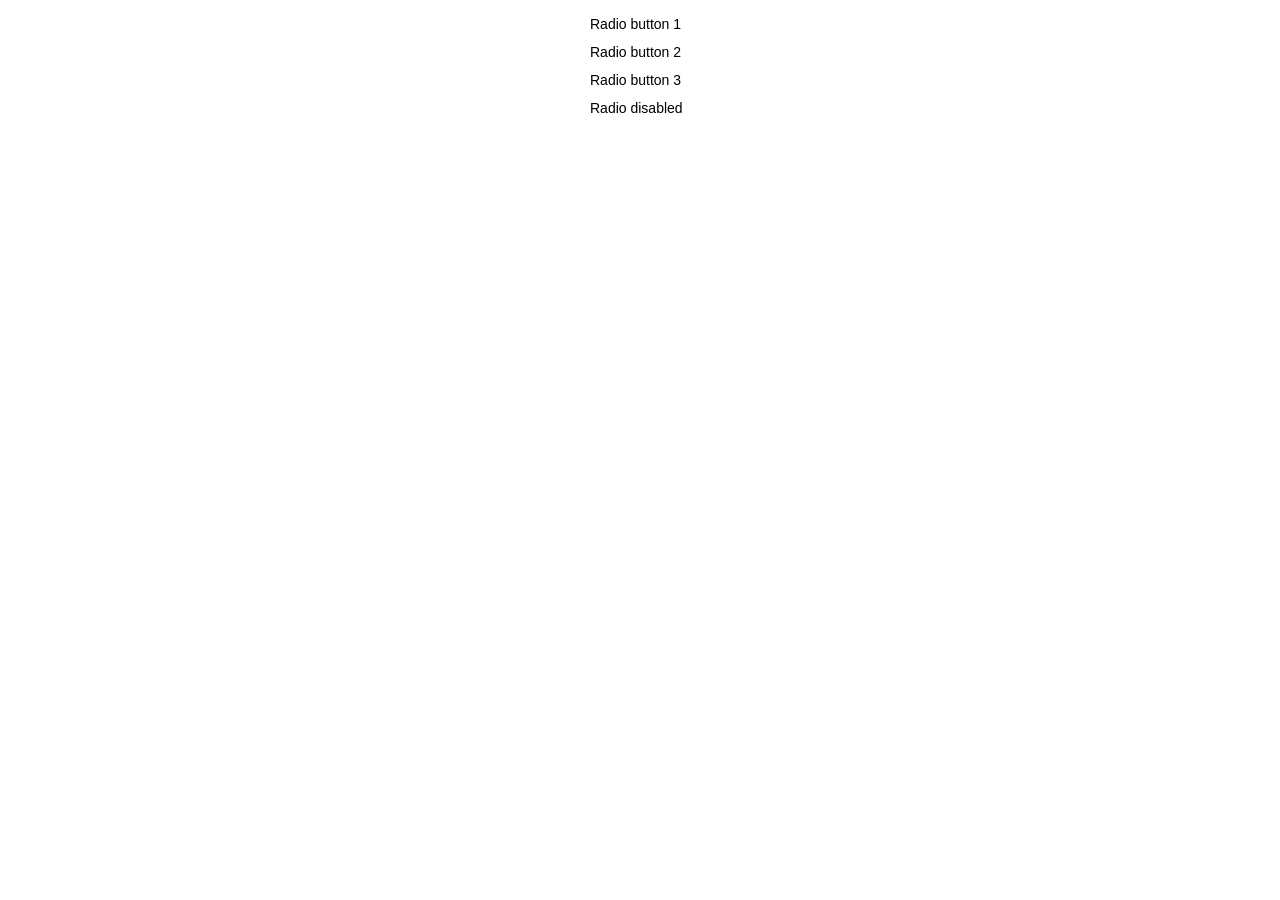
<file: assets/img/sample.html>
<!DOCTYPE html>
<html lang="ru">
<head>
	<meta http-equiv="content-type" content="text/html; charset=utf-8">    
	<title>Стилизация Radio Button - Snipp.ru</title>
	
	<style type="text/css">
	html{font-family:sans-serif;-ms-text-size-adjust:100%;-webkit-text-size-adjust:100%}body{margin:0}article,aside,details,figcaption,figure,footer,header,hgroup,main,nav,section,summary{display:block}audio,canvas,progress,video{display:inline-block;vertical-align:baseline}audio:not([controls]){display:none;height:0}[hidden],template{display:none}a{background:transparent}a:active,a:hover{outline:0}abbr[title]{border-bottom:1px dotted}b,strong{font-weight:700}dfn{font-style:italic}h1{font-size:2em;margin:.67em 0}mark{background:#ff0;color:#000}small{font-size:80%}sub,sup{font-size:75%;line-height:0;position:relative;vertical-align:baseline}sup{top:-.5em}sub{bottom:-.25em}img{border:0}svg:not(:root){overflow:hidden}figure{margin:1em 40px}hr{-moz-box-sizing:content-box;box-sizing:content-box;height:0}pre{overflow:auto}code,kbd,pre,samp{font-family:monospace,monospace;font-size:1em}button,input,optgroup,select,textarea{color:inherit;font:inherit;margin:0}button{overflow:visible}button,select{text-transform:none}button,html input[type="button"],input[type="reset"],input[type="submit"]{-webkit-appearance:button;cursor:pointer}button[disabled],html input[disabled]{cursor:default}button::-moz-focus-inner,input::-moz-focus-inner{border:0;padding:0}input{line-height:normal}input[type="checkbox"],input[type="radio"]{box-sizing:border-box;padding:0}input[type="number"]::-webkit-inner-spin-button,input[type="number"]::-webkit-outer-spin-button{height:auto}input[type="search"]{-webkit-appearance:textfield;-moz-box-sizing:content-box;-webkit-box-sizing:content-box;box-sizing:content-box}input[type="search"]::-webkit-search-cancel-button,input[type="search"]::-webkit-search-decoration{-webkit-appearance:none}fieldset{border:1px solid silver;margin:0 2px;padding:.35em .625em .75em}legend{border:0;padding:0}textarea{overflow:auto}optgroup{font-weight:700}table{border-collapse:collapse;border-spacing:0}td,th{padding:0}
	body{
		margin: 0;
		padding: 0;	
		text-align: left;
	}
	</style>
</head>
<body style="font-size: 14px; position: relative; padding: 15px 20px;">
	<div class="form">
	<div class="form_radio">
		<input id="radio-1" type="radio" name="radio" value="1" checked>
		<label for="radio-1">Radio button 1</label>
	</div>

	<div class="form_radio">
		<input id="radio-2" type="radio" name="radio" value="2">
		<label for="radio-2">Radio button 2</label>
	</div>

	<div class="form_radio">
		<input id="radio-3" type="radio" name="radio" value="3">
		<label for="radio-3">Radio button 3</label>
	</div>

	<div class="form_radio">
		<input id="radio-4" type="radio" name="radio" value="4" disabled>
		<label for="radio-4">Radio disabled</label>
	</div>
</div>
<style type="text/css">
.form_radio {
	margin-bottom: 10px;
}
.form_radio input[type=radio] {
	display: none;
}
.form_radio label {
	display: inline-block;
	cursor: pointer;
	position: relative;
	padding-left: 25px;
	margin-right: 0;
	line-height: 18px;
	user-select: none;
}
.form_radio label:before {
	content: "";
	display: inline-block;
	width: 17px;
	height: 18px;
	position: absolute;
	left: 0;
	bottom: 1px;
	background: url(https://snipp.ru/img/radio-1.png) 0 0 no-repeat;
}

/* Checked */
.form_radio input[type=radio]:checked + label:before {
	background: url(https://snipp.ru/img/radio-2.png) 0 0 no-repeat;
}

/* Hover */
.form_radio label:hover:before {
	filter: brightness(120%);
}

/* Disabled */
.form_radio input[type=radio]:disabled + label:before {
	filter: grayscale(100%);
}

.form {
	width: 150px;
	margin: 0 auto;
}

</style>
</body>
</html>
</file>
<file: index.css>
.header {
  display: flex;
  justify-content: space-between;
  flex-wrap: wrap;
  margin: 20px 0px 20px 0px;
  font-family: "Montserrat", Semi Bold;
}
@media (width < 1036px) {
  .header {
    margin-top: 100px;
  }
}
@media (width < 780px) {
  .header {
    display: flex;
    justify-content: center;
  }
}
.header-all-logo {
  display: flex;
  justify-content: space-between;
}
.header-logo-left {
  width: 351px;
  height: 142px;
  margin-left: -40px;
}
@media (width < 425px) {
  .header-logo-left {
    width: 310px;
  }
}
@media (width < 780px) {
  .header-setting {
    width: 100%;
    justify-content: center;
  }
}
.header-setting-position {
  position: absolute;
  display: flex;
}
@media (width < 425px) {
  .header-setting-position {
    flex-direction: column;
  }
}
.header-setting-up {
  display: flex;
  justify-content: center;
}
.header-setting-down {
  display: flex;
  flex-direction: column;
  justify-content: flex-end;
  margin: 75px 0px 20px 0px;
}
@media (width < 780px) {
  .header-setting-down {
    justify-content: center;
    flex-direction: unset;
  }
}
.header-setting-down #log {
  display: flex;
  justify-content: flex-end;
}
.header-setting-down-auth {
  margin-left: 129px;
}
@media (width < 780px) {
  .header-setting-down-auth {
    margin: auto;
  }
}
.header-setting-down-auth-button {
  width: 258px;
  height: 68px;
  background: white;
  background-color: #00ccf5;
  border-radius: 7px;
  border-color: #00ccf5;
  border: unset;
  box-shadow: 0 4px #309dbc;
  display: flex;
  justify-content: space-evenly;
  align-items: center;
}
@media (width < 425px) {
  .header-setting-down-auth-button {
    margin-top: 65px;
  }
}
.header-setting-down-auth-button:hover {
  background-color: #00bde3;
}
.header-setting-down-auth-button:active {
  border: none;
  background-color: #00ccf5;
  box-shadow: 0 -3px 0 0 #309dbc;
}
.header-setting-down-auth-button-icon {
  width: 22px;
  height: 12px;
  margin: 22px 17px 18px 19px;
}
.header-setting-down-auth-button-text {
  font-size: 24px;
  color: #f9f9f9;
  margin: 22px 23px 18px 0;
}
.header-setting-down-auth-personal {
  display: flex;
  flex-direction: row;
  align-items: center;
  margin-bottom: 23px;
}
.header-setting-down-auth-personal-text {
  display: flex;
  flex-direction: column;
}
.header-setting-down-auth-personal-container3 {
  display: flex;
  flex-direction: column;
}
.header-setting-down-auth-personal-container2 {
  display: flex;
  flex-direction: row;
}
.header-setting-down-auth-personal-container2-menudrop {
  display: flex;
  flex-direction: column;
  background-color: #00ccf5;
  position: absolute;
  margin-top: 5px;
  z-index: 10;
}
.header-setting-down-auth-personal-container2-button {
  width: 230px;
  height: 43px;
  background: white;
  background-color: #00ccf5;
  border-radius: 5px 0px 0px 5px;
  border-color: #00ccf5;
  box-shadow: 0px 4px #309dbc;
  display: flex;
  border: none;
  justify-content: flex-start;
  align-items: center;
  padding: 9px 19px;
  margin-bottom: 4px;
}
.header-setting-down-auth-personal-container2-button3 {
  width: 230px;
  height: 43px;
  background: white;
  background-color: #00ccf5;
  border-radius: 0px 0px 5px 5px;
  border-color: #00ccf5;
  box-shadow: 0px 4px #309dbc;
  display: flex;
  border: none;
  justify-content: flex-start;
  align-items: center;
  padding: 9px 19px;
}
.header-setting-down-auth-personal-container2-button3:hover {
  background-color: #309dbc;
}
.header-setting-down-auth-personal-container2-button3:focus {
  background-color: #309dbc;
}
.header-setting-down-auth-personal-container2-button3:active {
  background-color: #309dbc;
}
.header-setting-down-auth-personal-container2-button4 {
  width: 230px;
  height: 43px;
  background: white;
  background-color: #00ccf5;
  border-radius: 0px 0px 0px 0px;
  border-color: #00ccf5;
  box-shadow: 0px 4px #309dbc;
  display: flex;
  border: none;
  justify-content: flex-start;
  align-items: center;
  padding: 9px 19px;
}
.header-setting-down-auth-personal-container2-button4:hover {
  background-color: #309dbc;
}
.header-setting-down-auth-personal-container2-button4:focus {
  background-color: #309dbc;
}
.header-setting-down-auth-personal-container2-button4:active {
  background-color: #309dbc;
}
.header-setting-down-auth-personal-container2-button2 {
  width: 103px;
  height: 43px;
  background: white;
  background-color: white;
  border-radius: 0px 5px 5px 0px;
  border-color: #4d4f50;
  border-style: solid;
  box-shadow: 0px 4px #4d4f50;
  display: flex;
  justify-content: space-evenly;
  align-items: center;
  margin-left: 3px;
}
.header-setting-down-auth-personal-container2-font {
  font-family: "Montserrat", Semi Bold;
  font-size: 13pt;
  color: white;
  margin: 11px 13px 9px 0px;
}
.header-setting-down-auth-personal-container2-font2 {
  font-family: "Montserrat", Semi Bold;
  font-size: 13pt;
  color: #4d4f50;
  margin: 11px 11px 12px 10px;
}
.header-setting-down-auth-personal-container2-cancel {
  width: 11px;
  height: 11px;
  margin: 14px 16px 12px 0px;
}
.header-setting-down-auth-personal-container2-menu {
  width: 18px;
  height: 17px;
  filter: brightness(0) invert(100%);
  margin-right: 12px;
}
.header-setting-down-auth-personal-icon {
  width: 38px;
  height: 39px;
  fill: #fde900;
  margin-right: 12px;
}
.header-setting-down-auth-personal-icon1 {
  width: 19px;
  height: 17px;
  margin: 0px 15px 0px 80px;
}
.header-setting-down-auth-personal-container {
  display: flex;
  flex-direction: column;
}
.header-setting-down-auth-personal-container-font {
  font-size: 13pt;
  color: #4d4f50;
}
.header-setting-down-auth-personal-container-font1 {
  font-size: 20px;
  color: #4d4f50;
  font-weight: bold;
}
.header-setting-down-auth-personal-container1 {
  display: flex;
  flex-direction: column;
}
.header-setting-down-auth-personal-container1-font {
  font-size: 17px;
  color: #4d4f50;
  font-weight: bold;
}
.header-setting-down-auth-personal-container1-font1 {
  margin-left: 108px;
  font-size: 17px;
  color: #717273;
}

nav button {
  border: 0;
  padding: 0;
  background: transparent;
  cursor: pointer;
  line-height: 1;
  color: inherit;
  font-size: 20px;
  text-transform: uppercase;
  text-align: left;
}

@media (width >= 1045px) {
  nav button {
    font-size: 16px;
  }
}
.navbar-container {
  width: 100%;
  display: flex;
  justify-content: space-between;
  font-family: "Montserrat", Semi Bold;
}

.navbar-right {
  display: flex;
  justify-content: space-between;
}

:is(.navbar, .navbar-search-burger, .navbar-menus) {
  width: 100%;
}
@media (width < 1045px) {
  :is(.navbar, .navbar-search-burger, .navbar-menus) {
    position: fixed;
    top: 0;
  }
}

.navbar {
  z-index: 1;
  left: 0;
  display: flex;
  align-items: stretch;
  height: 72px;
  background: #4d4f50;
  color: #f9f9f9;
  justify-content: space-between;
}

.navbar-menus-tab-title-arrow-icon {
  width: 13px;
  rotate: 180deg;
  margin-left: 8px;
  margin-bottom: 4px;
}

.navbar-search-burger {
  z-index: 3;
  right: 0;
  display: grid;
  place-items: center;
  width: 72px;
  height: 72px;
  background-image: url("assets/img/menu.svg");
  background-repeat: no-repeat;
  background-position: center;
}

body.open .navbar-search-burger {
  background-image: url("assets/img/close.svg");
}

@media (width >= 1045px) {
  .navbar-search-burger {
    display: none;
  }
}
.navbar-menus-tab-title {
  display: flex;
  align-items: center;
  padding: 0 24px;
  height: 100%;
  font-size: 20px;
}

.navbar-menus-tab-title > img {
  display: none;
}

@media (width >= 1045px) {
  .navbar-menus-tab-title {
    padding: 0 20px;
    margin-left: 20px;
  }
  .navbar-menus-tab-title > img {
    display: block;
  }
}
@media (width >= 1045px) {
  .navbar-menus-tab:hover .navbar-menus-tab-title {
    background-color: #4d4f50;
  }
}
.navbar-menus {
  left: -9999px;
  z-index: 2;
  height: 100%;
  display: flex;
  flex-direction: column;
  align-items: center;
  justify-content: center;
  background: #4d4f50;
  visibility: hidden;
  transition-property: visibility;
  transition-duration: 0.3s;
}

@media (width < 1045px) {
  body.open .navbar-menus {
    visibility: visible;
    left: 0;
  }
}
@media (width < 1045px) {
  .navbar-menus {
    align-items: flex-start;
  }
}
@media (width >= 1045px) {
  .navbar-menus {
    position: static;
    flex-direction: row;
    justify-content: flex-start;
    background: transparent;
    visibility: visible;
  }
}
.navbar-menus-tab {
  position: relative;
  display: flex;
  align-items: center;
  flex-direction: column;
  margin-left: 20px;
}

@media (width < 1045px) {
  .navbar-menus-tab {
    align-items: flex-start;
  }
}
.navbar-menus-tab-content {
  display: grid;
  margin-bottom: 28px;
}

.navbar-menus-tab-imgs {
  display: flex;
}

.navbar-menus-tab-imgs-item {
  display: flex;
  justify-content: center;
  align-items: center;
  padding: 0 60px;
  font-size: 20px;
  height: 100%;
}

@media (width < 1045px) {
  .navbar-menus-tab-imgs-item {
    padding: 0 24px;
    justify-content: flex-start;
  }
}
.navbar-menus-tab-imgs-item-icon {
  margin-right: 15px;
}

@media (width >= 1045px) {
  .navbar-menus-tab {
    height: 100%;
    flex-direction: row;
  }
  .navbar-menus-tab-content {
    position: absolute;
    top: 72px;
    left: 0;
    width: 250px;
    margin-bottom: 0;
    place-items: start;
    background: #4d4f50;
    visibility: hidden;
    translate: 0 24px;
    transition: 0.3s;
  }
  .navbar-menus-tab-imgs {
    position: absolute;
    top: 72px;
    left: 0;
    height: 170px;
    margin-bottom: 0;
    place-items: start;
    background: #4d4f50;
    visibility: hidden;
    translate: 0 24px;
    transition: 0.3s;
  }
  .navbar-menus-tab:hover .navbar-menus-tab-content {
    visibility: visible;
    translate: 0 0;
  }
  .navbar-menus-tab:hover .navbar-menus-tab-imgs {
    visibility: visible;
    translate: 0 0;
  }
}
.navbar-menus-tab-content > button {
  color: #f9f9f9;
  height: 40px;
  width: 100%;
  padding-left: 20px;
}

.navbar-menus-tab-imgs > .navbar-menus-tab-imgs-item:hover {
  color: #f9f9f9;
}

.navbar-menus-tab-imgs > .navbar-menus-tab-imgs-item:hover {
  background-color: #00ccf5;
}

.navbar-menus-tab-content > button:hover {
  background-color: #00ccf5;
}

.navbar-search-input {
  display: flex;
  align-items: center;
  position: relative;
}

@media (width <= 1045px) {
  .navbar-search-input {
    margin-left: 20px;
  }
}
.navbar-search-input > #searchbox1 > input {
  width: 250px;
  height: 35px;
  font-size: 22px;
  padding: 5px 40px 5px 20px;
  margin-right: 20px;
  border-radius: 5px;
  border: unset;
}
@media (width < 1080px) {
  .navbar-search-input > #searchbox1 > input {
    width: 200px;
  }
}

@media (width < 425px) {
  .navbar-search-input > #searchbox1 > input {
    width: 150px;
  }
}
@media (width < 1045px) {
  .navbar-menus-tab-title {
    height: unset;
    font-size: 20px;
    color: #00f3ff;
    line-height: 2;
  }
  .navbar-menus-tab-imgs {
    display: grid;
  }
  .navbar-menus-tab-imgs-item-icon {
    display: none;
  }
  .navbar-menus-tab-imgs-item {
    line-height: 2;
  }
}
.navbar-searchbar {
  display: flex;
}
.navbar-searchbar-icon {
  position: absolute;
  right: 30px;
  top: 30px;
}

.searchbar-box {
  display: flex;
  flex-direction: column;
  margin-top: 168px;
  padding: 40px 20px 200px 30px;
  width: 344px;
  height: 32px;
  background-color: #00ccf5;
  background-image: url(assets/img/search-home.png);
}

.search-modal-input {
  height: 35px;
  width: 300px;
  border-radius: 3px;
  margin-top: -20px;
  padding: 5px 20px 5px 10px;
  border: unset;
}

.search-modal-button {
  height: 50px;
  width: 140px;
  margin-top: 20px;
  color: gray;
  background-color: white;
  padding: 15px 15px;
  border-radius: 5px;
  text-transform: unset;
  font-weight: 600;
  display: flex;
  justify-content: center;
}

.radio-container {
  display: flex;
  flex-direction: column;
}
.radio-container input[type=radio] {
  border: 1px solid #dbdcdc;
  padding: 0.5em;
  -webkit-appearance: none;
  border-radius: 50%;
  background-color: white;
  background: no-repeat center center url(assets/img/radio-dot1.png);
}
.radio-container input[type=radio]:checked {
  background: no-repeat center center url(assets/img/radio-dot.png);
}

.radio-item:hover {
  outline-color: #00CCF5;
  outline-style: solid;
  outline-width: 2px;
  opacity: 0.8;
}
.radio-item:active {
  outline-color: #00CCF5;
  outline-style: solid;
  outline-width: 2px;
  opacity: 0.8;
}

.radio-text {
  font-size: 22px;
  color: #4d4f50;
}

.radio-container {
  margin-top: 50px;
}

.slidebar {
  display: flex;
  justify-content: center;
  margin-top: 56px;
}
.slidebar-slideshow {
  width: 73.3%;
  max-width: 1031px;
  max-height: 476px;
  margin-right: 35px;
  position: relative;
}
@media (width < 1024px) {
  .slidebar-slideshow {
    margin: 0 50px;
    width: 100%;
  }
}
@media (width < 425px) {
  .slidebar-slideshow {
    margin: 0 20px;
    width: 100%;
  }
}
.slidebar-slideshow-slides {
  display: none;
}
.slidebar-slideshow-fade {
  animation-name: fade;
  animation-duration: 1.5s;
}
.slidebar-slideshow-prev, .slidebar-slideshow-next {
  cursor: pointer;
  position: absolute;
  width: auto;
  margin: -53px 20px;
  padding: 10px;
  color: black;
  font-weight: bold;
  font-size: 18px;
  transition: 0.6s ease;
  border-radius: 0 3px 3px 0;
  -webkit-user-select: none;
     -moz-user-select: none;
          user-select: none;
}
.slidebar-slideshow-next {
  right: 0;
  border-radius: 3px 0 0 3px;
}
.slidebar-slideshow-dots {
  text-align: center;
  margin-top: -35px;
}
.slidebar-slideshow-dots-dot {
  cursor: pointer;
  height: 15px;
  width: 15px;
  margin: 0 2px;
  background-color: #bbb;
  border-radius: 50%;
  display: inline-block;
  transition: background-color 0.6s ease;
}
.slidebar-slideshow-dots-dot:hover {
  background-color: #717171;
}
.slidebar-map-container {
  width: 26.7%;
  max-height: 476px;
  background-color: #f9f9f9;
  display: flex;
  flex-direction: column;
  /*
      breakpoints are viewport arbitrary values,
      they are defined with the aim of allowing the SCSS/CSS code of your app' behave accordingly to your user's device width,
      the breakpoints I used were inspired by Bootstrap =>
      https://getbootstrap.com/docs/5.0/layout/breakpoints/
  */
}
@media (width < 1024px) {
  .slidebar-map-container {
    display: none;
  }
}

.active {
  background-color: #717171;
}

@keyframes slidebar-slideshow-fade {
  from {
    opacity: 0.4;
  }
  to {
    opacity: 1;
  }
}
.small-slidebar {
  max-width: 694px;
  width: 575px;
  height: 129px;
  margin: 5px 68px 59px 69px;
  display: flex;
}
@media (width < 1451px) {
  .small-slidebar {
    display: none;
  }
}
.small-slidebar-slides {
  min-width: 300px;
  height: 136px;
}

.data-cat-content {
  display: flex;
  flex-wrap: wrap;
  justify-content: center;
  margin: 10px;
}
.data-cat-title {
  text-align: center;
  font-size: 44px;
  margin: 50px;
  font-weight: bold;
}
@media (width < 648px) {
  .data-cat-title {
    font-size: 37px;
    margin-bottom: 20px;
  }
}
.data-cat-construction1 {
  width: 447px;
  border: 2px solid #f4f4f6;
  border-radius: 4px;
  margin: 10px;
}
.data-cat-construction1:hover {
  outline-color: #00CCF5;
  outline-style: solid;
  outline-width: 4px;
  box-shadow: 4px 4px 13px rgba(0, 0, 0, 0.15);
}
.data-cat-construction {
  width: 447px;
  border: 2px solid #f9f9f9;
  border-radius: 4px;
  margin: 10px;
}
.data-cat-construction:hover {
  outline-color: #00CCF5;
  outline-style: solid;
  outline-width: 4px;
  box-shadow: 4px 4px 13px rgba(0, 0, 0, 0.15);
}
.data-cat-construction-update {
  margin: 38px 0 0 36px;
  font-size: 16px;
  color: #a4a4a4;
  text-transform: uppercase;
}
.data-cat-construction-title {
  margin: 5px 20px 0 36px;
  font-size: 26px;
  color: #545454;
  line-height: 36px;
}
.data-cat-construction-icon {
  width: 81px;
  height: 72px;
  margin: 30px;
  filter: invert(0.3);
}
.data-cat-construction-dot {
  width: 24px;
  height: 25px;
  margin: 12px 20px;
}
.data-cat-construction-data {
  display: flex;
  margin: 30px 0 30px 36px;
}
.data-cat-construction-data-text {
  font-size: 19px;
  color: #424242;
}
.data-cat-construction-data-content {
  background: #4d4f50;
  background-color: white;
  border-radius: 3px;
  border: 2px solid;
  border-color: #4d4f50;
  display: flex;
  justify-content: space-evenly;
  align-items: center;
  font-size: 14px;
  margin: 0px 20px;
  height: 34px;
  min-width: 85px;
}
.data-cat-construction-data-content:hover {
  filter: invert(1);
  background-color: #b2b0af;
  border-color: #b2b0af;
  color: black;
}
.data-cat-construction-data-content1 {
  background: #4d4f50;
  background-color: white;
  border-radius: 3px;
  border: 2px solid;
  border-color: #4d4f50;
  display: flex;
  justify-content: space-evenly;
  align-items: center;
  font-size: 14px;
  margin: 0px 20px;
  height: 34px;
  padding: 8px 0px;
}
.data-cat-construction-data-content1:hover {
  filter: invert(1);
  background-color: #a9a6a5;
  border-color: #a9a6a5;
  color: black;
}
.data-cat-construction-data-content1-icon {
  width: 16px;
  height: 16px;
  margin-left: 14px;
}
.data-cat-construction-data-content1-label {
  font-size: 14px;
  margin: 11px;
}
.data-cat-construction-data-content2 {
  background: #4d4f50;
  background-color: white;
  border-radius: 3px;
  border: 2px solid;
  border-color: #4d4f50;
  display: flex;
  justify-content: space-evenly;
  align-items: center;
  font-size: 14px;
  margin: 0px 20px;
  height: 34px;
}
.data-cat-construction-data-content2:hover {
  filter: invert(1);
  background-color: #a9a6a5;
  border-color: #a9a6a5;
  color: black;
}
.data-cat-construction-data-content2-icon {
  width: 16px;
  height: 16px;
  margin: 8px -2px 8px 14px;
}
.data-cat-construction-data-content2-label {
  font-size: 14px;
  margin: 11px;
}
.data-cat-construction-data-content3 {
  background: #4d4f50;
  background-color: white;
  border-radius: 3px;
  border: 2px solid;
  border-color: #4d4f50;
  display: flex;
  justify-content: space-evenly;
  align-items: center;
  font-size: 14px;
  margin: 0px 20px;
  padding: 8px 0px;
  height: 34px;
}
.data-cat-construction-data-content3:hover {
  filter: brightness(1) invert(1);
  background-color: #a9a6a5;
  border-color: #a9a6a5;
  color: black;
}
.data-cat-construction-data-content3-icon {
  width: 16px;
  height: 16px;
  margin-left: 14px;
}
.data-cat-construction-data-content3-label {
  font-size: 14px;
  margin: 11px;
}
.data-cat-construction-button {
  width: 189px;
  height: 70px;
  background: white;
  background-color: #00ccf5;
  border-radius: 7px;
  border-color: #00CCF5;
  border: unset;
  box-shadow: 0px 4px #309dbc;
  display: flex;
  justify-content: space-evenly;
  align-items: center;
  margin: 30px 30px 46px 38px;
}
.data-cat-construction-button:hover {
  background-color: #00bde3;
  cursor: pointer;
}
.data-cat-construction-button:active {
  border: none;
  background-color: #00ccf5;
  box-shadow: 0px -3px 0px 0px #309dbc;
}
.data-cat-construction-button-font {
  font-size: 22px;
  color: white;
  margin: 24px 38px 22px 0px;
}
.data-cat-construction-button-icon {
  width: 27px;
  height: 18px;
  fill: white;
  filter: brightness(0) invert(1);
  margin: 24px 17px 22px 35px;
}
.data-cat-construction-background {
  background-image: url("assets/img/link.png");
  background-size: cover;
  height: 100%;
  position: relative;
}
.data-cat-construction-background-text {
  position: absolute;
  top: 45%;
  display: flex;
  align-items: center;
  color: white;
  font-size: 30px;
  margin-left: 20px;
  text-decoration: underline;
}
.data-cat-construction-background-text:hover {
  cursor: pointer;
}
.data-cat-construction-background-text-icon {
  width: 34px;
  height: 23px;
  margin-top: 8px;
  margin-left: 10px;
  filter: brightness(0) invert(1);
}

.data-provide {
  margin-bottom: 124px;
}
.data-provide-title {
  text-align: center;
  font-size: 44px;
  margin: 100px 50px 50px 50px;
  font-weight: bold;
}
@media (width < 648px) {
  .data-provide-title {
    font-size: 44px;
  }
}
@media (width < 425px) {
  .data-provide-title {
    font-size: 32px;
    margin-bottom: 30px;
  }
}
.data-provide-content {
  display: flex;
  flex-wrap: wrap;
  justify-content: center;
}
.data-provide-content-item {
  width: 451px;
  height: 390px;
  margin: 10px;
  border-radius: 4px;
  border: 2px solid #f9f9f9;
  text-align: center;
}
.data-provide-content-item-link {
  display: flex;
  justify-content: center;
  align-items: center;
}
.data-provide-content-item-link img {
  width: 15px;
  height: 15px;
  margin-left: 10px;
  filter: invert(58%) sepia(66%) saturate(2157%) hue-rotate(147deg) brightness(104%) contrast(100%);
}
.data-provide-content-item-link a {
  color: #00ccf5;
  font-size: 21px;
}
.data-provide-content-item-link a:hover {
  cursor: pointer;
}
.data-provide-content-item:hover {
  outline-color: #00CCF5;
  outline-style: solid;
  outline-width: 4px;
  box-shadow: 4px 4px 13px rgba(0, 0, 0, 0.15);
}
.data-provide-content-item-title {
  margin-top: 76px;
}
.data-provide-content-item-title-icon {
  margin: auto;
}
.data-provide-content-item-description {
  font-size: 24px;
  height: 150px;
  margin: 0 20px;
  display: flex;
  align-items: center;
  justify-content: center;
  line-height: 36px;
}
.data-provide-content-item-background {
  background-image: url("assets/img/link2.png");
  background-size: cover;
  height: 100%;
  position: relative;
}
.data-provide-content-item-background-text {
  position: absolute;
  top: 45%;
  display: flex;
  align-items: center;
  color: white;
  font-size: 30px;
  margin-left: 35px;
  margin-top: -15px;
  text-decoration: underline;
}
.data-provide-content-item-background-text:hover {
  cursor: pointer;
}
.data-provide-content-item-background-text-icon {
  width: 34px;
  height: 23px;
  margin-top: 8px;
  margin-left: 10px;
  filter: brightness(0) invert(1);
}
.data-provide-content-item1 {
  width: 451px;
  height: 390px;
  margin: 10px;
  border-radius: 4px;
  border: 2px solid #f4f4f6;
  text-align: center;
}
.data-provide-content-item1-link {
  display: flex;
  justify-content: center;
  align-items: center;
}
.data-provide-content-item1-link img {
  width: 15px;
  height: 15px;
  margin-left: 10px;
  filter: invert(58%) sepia(66%) saturate(2157%) hue-rotate(147deg) brightness(104%) contrast(100%);
}
.data-provide-content-item1-link a {
  color: #00ccf5;
  font-size: 21px;
}
.data-provide-content-item1-link a:hover {
  cursor: pointer;
}
.data-provide-content-item1:hover {
  outline-color: #00CCF5;
  outline-style: solid;
  outline-width: 4px;
  box-shadow: 4px 4px 13px rgba(0, 0, 0, 0.15);
}
.data-provide-content-item1-title {
  margin-top: 76px;
}
.data-provide-content-item1-title-icon {
  margin: auto;
}
.data-provide-content-item1-description {
  font-size: 24px;
  height: 150px;
  margin: 0 20px;
  display: flex;
  align-items: center;
  justify-content: center;
  line-height: 36px;
}

.footer-middle-container {
  display: flex;
  justify-content: center;
  align-items: center;
  padding: 0 50px;
  background: url(assets/img/footer-back.png);
  background-size: cover;
  height: 209px;
}
@media (width < 1024px) {
  .footer-middle-container {
    padding: 0 20px;
  }
}
.footer-middle-container-menu {
  display: flex;
  flex-direction: row;
}
@media (width < 768px) {
  .footer-middle-container-menu {
    flex-direction: column;
  }
}
.footer-middle-container-menus {
  display: flex;
  align-items: center;
  justify-content: space-between;
  flex-wrap: wrap;
  width: 100%;
}
@media (width < 1176px) {
  .footer-middle-container-menus {
    justify-content: center;
  }
}
@media (width < 1024px) {
  .footer-middle-container-menus-icon {
    width: 40px;
    height: 50px;
    margin-right: 10px;
  }
}
@media (width < 648px) {
  .footer-middle-container-menus-icon {
    width: 25px;
    height: 30px;
  }
}
.footer-middle-container-menus-cats {
  display: flex;
}
.footer-middle-container-menus-link {
  color: #f9f9f9;
  font-size: 22px;
  text-decoration: underline;
  margin: 0 40px;
  min-width: -moz-fit-content;
  min-width: fit-content;
  display: flex;
  align-items: center;
  cursor: pointer;
  font-weight: 600;
}
@media (width < 1024px) {
  .footer-middle-container-menus-link {
    margin: 0 20px;
  }
}
@media (width < 768px) {
  .footer-middle-container-menus-link {
    font-size: 18px;
    min-width: unset;
    margin-left: 28px;
  }
}
.footer-middle-container-menus-link-icon {
  width: 13px;
  height: 12px;
  rotate: 90deg;
  margin-right: 17px;
  filter: brightness(0) invert(1);
}
.footer-middle-container-menus-link:hover {
  filter: invert(41%) sepia(91%) saturate(1896%) hue-rotate(164deg) brightness(99%) contrast(101%);
}
.footer-middle-container-social {
  display: flex;
  justify-content: space-between;
}
@media (width < 425px) {
  .footer-middle-container-social {
    margin-top: 15px;
  }
}
.footer-middle-container-social-sites {
  display: flex;
  flex-direction: column;
  align-items: center;
  margin-right: 40px;
  filter: brightness(0) invert(1);
}
@media (width < 1196px) {
  .footer-middle-container-social-sites {
    margin-right: 20px;
  }
}
@media (width < 1176px) {
  .footer-middle-container-social-sites {
    flex-direction: row;
  }
}
@media (width < 425px) {
  .footer-middle-container-social-sites {
    justify-content: center;
    margin: 20px 0 20px 30px;
  }
}
.footer-middle-container-social-sites img {
  margin: 15px 0;
  width: 40px;
}
.footer-middle-container-social-sites img:hover {
  cursor: pointer;
}
@media (width < 1176px) {
  .footer-middle-container-social-sites img {
    margin: 15px 30px;
  }
}
@media (width < 648px) {
  .footer-middle-container-social-sites img {
    width: 30px;
    margin: 0 10px;
  }
}
.footer-middle-container-social-mail {
  display: flex;
  align-items: center;
}
.footer-middle-container-social-mail-info {
  font-size: 18px;
  color: #f9f9f9;
}
.footer-middle-container-social-mail-info span {
  font-weight: 600;
}
@media (width < 648px) {
  .footer-middle-container-social-mail-info span {
    margin-right: 10px;
  }
}
@media (width < 425px) {
  .footer-middle-container-social-mail-info br {
    display: none;
  }
}
@media (width < 648px) {
  .footer-middle-container-social-mail-info {
    display: flex;
  }
}
@media (width < 425px) {
  .footer-middle-container-social-mail-info {
    flex-direction: column;
  }
}

.footer-up-container {
  background: url(assets/img/lvc_foot_vasara.svg);
  background-size: auto;
  background-repeat: no-repeat;
  height: 200px;
}
.footer-up-container-image {
  margin-bottom: 69px;
}
@media (width < 648px) {
  .footer-up-container-image {
    width: 100%;
  }
}
@media (width < 768px) {
  .footer-up-container {
    display: none;
  }
}

.footer-end {
  background-color: #f4f4f6;
}
.footer-end-font {
  font-size: 18px;
  font-family: "Montserrat", Semi Bold;
  color: #4d4f50;
  margin: auto;
  align-items: center;
  display: flex;
  justify-items: center;
  padding: 39px 0px;
  text-align: center;
  display: flex;
  justify-content: center;
}
@media (width < 1074px) {
  .footer-end-font {
    font-size: 14px;
  }
}
@media (width < 818px) {
  .footer-end-font {
    font-size: 10px;
  }
}
@media (width < 475px) {
  .footer-end-font {
    font-size: 6px;
  }
}

.state {
  background-color: white;
  display: flex;
  justify-content: space-between;
  flex-wrap: wrap;
  margin: 0px 50px;
}
@media (width < 1223px) {
  .state {
    justify-content: center;
  }
}
@media (width < 425px) {
  .state {
    margin: 50px 20px 0 20px;
  }
}
.state-transfer {
  display: flex;
  flex-direction: column;
  justify-content: center;
  align-items: center;
  padding: 20px;
  margin: 20px;
}
@media (width < 425px) {
  .state-transfer {
    padding: 20px 0;
    margin: 20px 0;
  }
}
.state-transfer-header {
  display: flex;
  align-items: center;
}
.state-transfer-header-dot {
  width: 43px;
  height: 43px;
  margin: 12px 20px;
}
.state-transfer-header-number {
  color: #424242;
  font-size: 48px;
  font-weight: bold;
}
.state-transfer-header-numberdot {
  color: #33d751;
  font-size: 48px;
  font-weight: bold;
}
.state-transfer-context-text {
  display: flex;
  align-items: center;
  font-size: 26px;
  color: #424242;
  text-align: center;
}

.custom-select2 {
  position: relative;
  width: 200px;
  margin: 10px;
  /*
      breakpoints are viewport arbitrary values,
      they are defined with the aim of allowing the SCSS/CSS code of your app' behave accordingly to your user's device width,
      the breakpoints I used were inspired by Bootstrap =>
      https://getbootstrap.com/docs/5.0/layout/breakpoints/
  */
}
@media only screen and (min-width: 767.99px) and (max-width: 1023.97px) {
  .custom-select2 {
    width: 150px;
  }
}

.custom-select2 select {
  display: none; /*hide original SELECT element: */
}

.select-selected2 {
  border-color: #dbdcdc;
}

.select-selected2:focus {
  outline: 3px solid #33d6f7;
  border: 1px solid #4d4f50;
}

select option:hover {
  outline: 3px solid #33d6f7;
}

/* Style the arrow inside the select element: */
.select-selected2:after {
  position: absolute;
  content: "";
  top: 14px;
  right: 10px;
  width: 0;
  height: 0;
  border: 6px solid transparent;
  border-color: #4d4f50 transparent transparent transparent;
}

/* Point the arrow upwards when the select box is open (active): */
.select-selected2.select-arrow-active2:after {
  border-color: transparent transparent #4d4f50 transparent;
  top: 7px;
}

.select-selected2:before {
  content: "";
  background-image: url(assets/img/water.svg);
  background-repeat: no-repeat;
  background-position: center;
  padding-left: 30px; /* to create space for the SVG icon */
}

/* style the items (options), including the selected item: */
.select-items2 div, .select-selected2 {
  color: #4d4f50;
  padding: 8px 16px;
  border: 1px solid transparent;
  border-color: rgba(0, 0, 0, 0.1);
  cursor: pointer;
}

/* Style items (options): */
.select-items2 {
  position: absolute;
  top: 100%;
  left: 0;
  right: 0;
  z-index: 99;
  background-color: white;
}

.select-items2:hover {
  /* outline: 3px solid #33d6f7;
  border: 1px solid #4d4f50; */
}

/* Hide the items when the select box is closed: */
.select-hide2 {
  display: none;
}

.select-items2 div:hover, .same-as-selected2 {
  background-color: rgba(0, 0, 0, 0.1);
}

.my-option2 {
  background-image: url(assets/img/water.svg);
  background-repeat: no-repeat;
  background-position: center;
  padding-left: 30px; /* to create space for the SVG icon */
}

.same-as-selected2::after {
  content: "";
  background-image: url(assets/img/check.svg);
  background-repeat: no-repeat;
  background-position: center;
  padding-right: 30px;
  height: 15px;
  position: absolute;
  right: 10px;
}

.select-title2 option {
  font-weight: bold;
}

/* Styles for the parent Component */
.lang-dropdown {
  font-family: "Montserrat", Semi Bold;
  outline: 4px solid transparent;
  border-radius: 4px;
  border: 2px solid rgba(77, 79, 80, 0.2);
  width: 185px;
  margin: 10px;
}

.lang-dropdown:active, .lang-dropdown.active {
  outline: 4px solid #33d6f7;
  border-color: #717273;
  background-color: white;
}

.lang-dropdown:hover {
  border-color: #717273;
}

/* Dropdown button */
.lang-dropdown-btn {
  font-size: 17px;
  display: flex;
  justify-content: space-between;
  background-color: white;
  padding: 8px;
  color: #717273;
  border: none;
  min-width: 181px;
  height: 41px;
  align-items: center;
}

.lang-dropdown-btn .icon {
  padding-left: 15px;
  padding-right: 11px;
  background-image: url(assets/img/earth.svg);
  background-repeat: no-repeat;
  background-size: 15px 20px;
  background-position-x: 5px;
  filter: invert(0.4);
}

.lang-dropdown-btn::after {
  display: inline-block;
  margin-left: 0.255em;
  vertical-align: 0.2em;
  content: "";
  border-top: 0.3em solid;
  border-right: 0.3em solid transparent;
  border-bottom: 0;
  border-left: 0.3em solid transparent;
  align-self: center;
}

/* Toggle button text between title and value */
.lang-dropdown span.lang-dropdown-value {
  display: inline;
}

.lang-dropdown span.lang-dropdown-label {
  color: #bababa;
  display: none;
  font-size: 17px;
}

.lang-dropdown.active span.lang-dropdown-value {
  display: none;
}

.lang-dropdown.active span.lang-dropdown-label {
  display: inline;
}

/* Dropdown menu */
.lang-dropdown ul {
  display: none;
}

.lang-dropdown.active ul {
  display: block;
}

.lang-dropdown-menu {
  margin: 0;
  padding: 0;
}

/* Dropdown meun item */
.lang-dropdown-menu li {
  border-top: 2px solid #f4f4f6;
  padding: 7px 7px 7px 30px;
  font-size: 17px;
  cursor: default;
  list-style: none;
  color: #717273;
  height: 41px;
}

.lang-dropdown-menu li:hover {
  background-color: #f4f4f6;
}

.env-container {
  z-index: 1;
}

/* Styles for the parent Component */
.env-dropdown {
  font-family: "Montserrat", Semi Bold;
  font-size: 17px;
  width: 185px;
  outline: 4px solid transparent;
  border-radius: 4px;
  border: 2px solid rgba(77, 79, 80, 0.2);
  margin: 10px;
}

.env-dropdown:active, .env-dropdown.active {
  outline: 4px solid #33d6f7;
  border-color: #717273;
}

.env-dropdown:hover {
  border-color: #717273;
}

/* Dropdown button */
.env-dropdown-btn {
  display: flex;
  justify-content: space-between;
  background-color: white;
  padding: 8px;
  color: #717273;
  border: none;
  min-width: 181px;
  height: 41px;
  font-size: 17px;
}

.env-dropdown-btn .icon {
  padding-left: 16px;
  padding-right: 8px;
  background-image: url(assets/img/bubble.svg);
  background-repeat: no-repeat;
  background-size: 18px 25px;
  filter: invert(0.4);
}

.env-dropdown-btn::after {
  display: inline-block;
  margin-left: 0.255em;
  vertical-align: 0.2em;
  content: "";
  border-top: 0.3em solid;
  border-right: 0.3em solid transparent;
  border-bottom: 0;
  border-left: 0.3em solid transparent;
  align-self: center;
}

/* Toggle button text between title and value */
.env-dropdown span.env-dropdown-value {
  display: inline;
}

.env-dropdown span.env-dropdown-label {
  color: #bababa;
  display: none;
  font-size: 17px;
}

.env-dropdown.active span.env-dropdown-value {
  display: none;
}

.env-dropdown.active span.env-dropdown-label {
  display: inline;
}

/* Dropdown menu */
.env-dropdown ul {
  display: none;
}

.env-dropdown.active ul {
  display: block;
}

.env-dropdown-menu {
  margin: 0;
  padding: 0;
}

/* Dropdown meun item */
.env-dropdown-menu li {
  border-top: 2px solid #f4f4f6;
  padding: 7px 7px 7px 30px;
  font-size: 17px;
  cursor: default;
  list-style: none;
  color: #717273;
  background-color: white;
}

.env-dropdown-menu li:hover {
  background-color: #f4f4f6;
}

.label1 {
  display: flex;
  align-items: center;
  justify-content: center;
  width: 71px;
  height: 32px;
  background: #00ccf5;
  border: none;
  border-radius: 2px;
  cursor: pointer;
}

.label2 {
  display: flex;
  align-items: center;
  justify-content: center;
  margin-left: 12px;
  width: 46px;
  height: 32px;
  background: black;
  border: none;
  border-radius: 2px;
  cursor: pointer;
}

.label3 {
  display: flex;
  align-items: center;
  justify-content: center;
  width: 46px;
  height: 32px;
  background: #f8f047;
  border: none;
  border-radius: 2px;
  cursor: pointer;
}

.eye-icon {
  width: 20px;
  height: 14px;
  filter: invert(99%) sepia(10%) saturate(159%) hue-rotate(173deg) brightness(115%) contrast(100%);
}

.tick-icon {
  width: 20px;
  height: 14px;
  filter: invert(99%) sepia(10%) saturate(159%) hue-rotate(173deg) brightness(115%) contrast(100%);
}

.eye-icon1 {
  width: 20px;
  height: 14px;
  filter: invert(0%) sepia(100%) saturate(7447%) hue-rotate(72deg) brightness(89%) contrast(97%);
}

.eye-icon2 {
  width: 20px;
  height: 14px;
  filter: invert(77%) sepia(82%) saturate(353%) hue-rotate(8deg) brightness(104%) contrast(103%);
}

.env-dropdown-menu-top {
  margin-top: 12px;
  display: flex;
  flex-direction: row;
}

.env-dropdown-menu-down {
  display: flex;
  margin-top: 12px;
  flex-direction: row;
  margin-bottom: 12px;
}

.env-dropdown-menu-sub {
  display: flex;
  flex-direction: row;
  justify-content: unset;
  align-items: center;
}

.env-icon1 {
  width: 16px;
  height: 14px;
  margin-left: 70px;
  filter: invert(41%) sepia(91%) saturate(1896%) hue-rotate(164deg) brightness(99%) contrast(101%);
}

.card {
  margin-top: 50px;
  color: #4d4f50;
  font-size: 19px;
  font-family: "Montserrat", Semi Bold;
}
.card-header {
  width: 100%;
  display: flex;
  justify-content: space-between;
  flex-wrap: wrap;
}
.card-header-title-info {
  font-size: 47px;
  font-weight: 600;
  color: #4d4f50;
  text-align: center;
}
.card-header-path {
  font-size: 19px;
  text-transform: uppercase;
}
.card-header-path span {
  cursor: pointer;
}
.card-header-path img {
  margin: 0 10px;
  rotate: 90deg;
  filter: invert(28%) sepia(7%) saturate(147%) hue-rotate(155deg) brightness(98%) contrast(88%);
  width: 9px;
}
.card-header-help {
  display: flex;
  align-items: center;
  width: 280px;
  color: rgba(128, 128, 128, 0.4588235294);
}
@media (width < 1024px) {
  .card-header-help {
    display: none;
  }
}
.card-header-help img {
  width: 18px;
  margin: 10px;
  filter: brightness(0.8) invert(0.8);
}
.card-header-help span {
  margin: 10px;
  color: #545454;
  cursor: pointer;
}
.card-header-help span:hover {
  color: #44daf8;
}
.card-content {
  margin-top: 60px;
  font-size: 19px;
  /*
      breakpoints are viewport arbitrary values,
      they are defined with the aim of allowing the SCSS/CSS code of your app' behave accordingly to your user's device width,
      the breakpoints I used were inspired by Bootstrap =>
      https://getbootstrap.com/docs/5.0/layout/breakpoints/
  */
}
@media only screen and (min-width: 1023.98px) and (max-width: 1439.98px) {
  .card-content {
    padding: 0 30px;
  }
}
@media (width < 1024px) {
  .card-content {
    display: flex;
    flex-wrap: wrap;
    justify-content: center;
    padding: 0 30px;
  }
}
.card-content-left {
  margin-right: 50px;
  width: 450px;
}
@media (width < 1024px) {
  .card-content-left {
    margin-right: unset;
  }
}
@media (width < 375px) {
  .card-content-left {
    width: 300px;
  }
}
.card-content-left-owner {
  width: 100%;
  font-size: 19px;
  border: 1px solid #f4f4f6;
  border-radius: 5px;
  padding: 40px;
}
@media (width < 768px) {
  .card-content-left-owner {
    padding: 20px;
  }
}
.card-content-left-owner-mark {
  margin-top: 50px;
  height: 50px;
}
.card-content-left-owner-elements {
  margin-top: 30px;
  display: flex;
  align-items: flex-start;
}
.card-content-left-owner-elements img {
  width: 40px;
  margin-right: 10px;
  filter: invert(25%) sepia(2%) saturate(11%) hue-rotate(193deg) brightness(90%) contrast(97%);
}
.card-content-left-owner-update-period {
  display: flex;
  padding: 10px 20px;
  background-color: #f4f4f6;
  width: 100%;
  height: 50px;
  font-size: 19px;
  align-items: center;
  margin-top: 30px;
}
.card-content-left-owner-update-period img {
  width: 20px;
  margin-right: 15px;
}
.card-content-left-owner-update-period-label {
  min-width: 122px;
}
.card-content-left-owner-update-data {
  margin-top: 30px;
  display: flex;
  flex-direction: column;
}
.card-content-left-owner-update-data-range {
  cursor: pointer;
}
.card-content-left-owner-update-data-range img {
  width: 10px;
  margin: -2px 0 0 2px;
  rotate: 180deg;
  filter: invert(28%) sepia(7%) saturate(147%) hue-rotate(155deg) brightness(98%) contrast(88%);
}
.card-content-left-owner-subscribe {
  margin-top: 30px;
}
.card-content-left-owner-subscribe button {
  width: 200px;
  height: 60px;
  background-color: #00ccf5;
  border-radius: 10px;
  border: 0px;
  box-shadow: 0 5px #309dbc;
  cursor: pointer;
}
.card-content-left-owner-subscribe button:hover {
  background-color: #02badf;
}
.card-content-left-owner-subscribe button:active {
  box-shadow: 0 -3px #309dbc;
}
.card-content-left-owner-subscribe button img {
  rotate: 45deg;
  filter: brightness(0) invert(1);
  margin-right: 20px;
}
.card-content-left-owner-subscribe button span {
  font-size: 23px;
  color: white;
}
.card-content-back {
  margin-top: 50px;
  width: 100%;
  height: 115px;
  border-radius: 5px;
  display: flex;
  align-items: center;
  padding: 0 30px;
  color: white;
  cursor: pointer;
  border: 2px solid white;
  background-image: url(assets/img/card-back.png);
  background-repeat: no-repeat;
  background-size: cover;
}
@media (width < 1024px) {
  .card-content-back {
    margin-bottom: 50px;
  }
}
.card-content-back:hover {
  outline: 2px solid #44daf8;
}
.card-content-back-content {
  font-size: 22px;
}
.card-content-back-content img {
  rotate: 180deg;
  filter: brightness(0) invert(1);
  width: 23px;
  margin-right: 10px;
}
.card-content-detail {
  margin-bottom: 50px;
}
.card-content-detail-tab-tabbutton {
  overflow: hidden;
  border: 1px solid #f4f4f6;
  border-radius: 5px 5px 0 0;
}
.card-content-detail-tab-tabbutton button {
  background-color: inherit;
  float: left;
  border: none;
  outline: none;
  cursor: pointer;
  padding: 40px 50px;
  transition: 0.3s;
  font-size: 19px;
  display: flex;
  align-items: center;
  /*
      breakpoints are viewport arbitrary values,
      they are defined with the aim of allowing the SCSS/CSS code of your app' behave accordingly to your user's device width,
      the breakpoints I used were inspired by Bootstrap =>
      https://getbootstrap.com/docs/5.0/layout/breakpoints/
  */
}
@media only screen and (min-width: 1023.98px) and (max-width: 1439.98px) {
  .card-content-detail-tab-tabbutton button {
    padding: 20px;
  }
}
@media (width < 768px) {
  .card-content-detail-tab-tabbutton button {
    padding: 20px;
  }
}
.card-content-detail-tab-tabbutton button:hover, .card-content-detail-tab-tabbutton button.active {
  background-color: #f4f4f6;
}
.card-content-detail-tab-tabbutton button img {
  width: 25px;
  height: 22px;
  margin-right: 13px;
}
.card-content-detail-tab-tabpane {
  display: none;
  border: 1px solid #f4f4f6;
  border-radius: 0 0 5px 5px;
  border-top: none;
}
.card-content-detail-tab-tabpane-header {
  padding: 40px;
}
@media (width < 768px) {
  .card-content-detail-tab-tabpane-header {
    padding: 20px;
  }
}
.card-content-detail-tab-tabpane-header-title {
  font-size: 26px;
  margin: 0;
}
.card-content-detail-tab-tabpane-header-description {
  font-size: 19px;
  margin: 0;
}
.card-content-detail-tab-tabpane img {
  width: 100%;
  max-height: 310px;
}
.card-content-detail-tab-tabpane-content {
  padding: 40px;
  display: flex;
  font-size: 19px;
  flex-direction: column;
}
@media (width < 768px) {
  .card-content-detail-tab-tabpane-content {
    padding: 20px;
  }
}
.card-content-detail-tab-tabpane-content span {
  width: -moz-fit-content;
  width: fit-content;
}
.card-content-detail-tab-tabpane-content-format {
  display: flex;
  height: 50px;
  align-items: center;
  font-size: 16x;
}
.card-content-detail-tab-tabpane-content-format-label {
  font-size: 19px;
}
.card-content-detail-tab-tabpane-content-format-csv, .card-content-detail-tab-tabpane-content-format-json {
  height: 30px;
  padding: 5px 10px;
  margin: 5px;
  font-size: 14px;
  font-weight: 600;
  border: 1px solid #4d4f50;
  border-radius: 3px;
  display: flex;
  justify-content: space-evenly;
  align-items: center;
  color: #4d4f50;
  cursor: default;
}
.card-content-detail-tab-tabpane-content-format-csv:hover, .card-content-detail-tab-tabpane-content-format-json:hover {
  color: white;
  background-color: #4d4f50;
}
.card-content-detail-tab-tabpane-content-download {
  margin: 20px 0;
}
.card-content-detail-tab-tabpane-content-download-item {
  margin: 5px;
  display: flex;
  flex-wrap: wrap;
}
.card-content-detail-tab-tabpane-content-download-item span {
  margin: 0 10px;
}
.card-content-detail-tab-tabpane-content-download-item img {
  width: 15px;
  filter: invert(77%) sepia(91%) saturate(1896%) hue-rotate(164deg) brightness(99%) contrast(101%);
  cursor: pointer;
}
.card-content-detail-tab-tabpane-content-download-item-filename {
  color: #44daf8;
  cursor: pointer;
}
.card-content-detail-tab-tabpane-content-download-item-date {
  color: #e7eaeb;
}
.card-content-detail-tab-tabpane-content-more {
  margin-top: 10px;
  cursor: pointer;
}
.card-content-detail-tab-tabpane-content-more img {
  width: 9px;
  rotate: 180deg;
  margin-top: -6px;
  filter: invert(28%) sepia(7%) saturate(147%) hue-rotate(155deg) brightness(98%) contrast(88%);
  margin-left: 5px;
}
.card-content-detail-tab-tabpane-content-accordion {
  margin: 30px 0;
}
.card-content-detail-tab-tabpane-content-accordion-title {
  margin-top: 10px;
  display: flex;
  width: 100%;
  height: 50px;
  border-radius: 5px;
  justify-content: center;
  align-items: center;
  cursor: pointer;
  background-color: #f4f4f6;
  transition: 0.4s;
}
.card-content-detail-tab-tabpane-content-accordion-title img {
  width: 20px;
  margin-right: 15px;
  filter: invert(0.8);
}
.card-content-detail-tab-tabpane-content-accordion-title span {
  font-size: 19px;
  font-weight: 600;
}
.card-content-detail-tab-tabpane-content-accordion-description {
  max-height: 0;
  overflow: hidden;
  transition: max-height 0.2s ease-out;
}
.card-content-detail-tab-tabpane-content-accordion-description-grid {
  display: none;
}
@media (width < 768px) {
  .card-content-detail-tab-tabpane-content-accordion-description-grid {
    display: block;
  }
}
.card-content-detail-tab-tabpane-content-accordion-description table {
  display: block;
  width: 100%;
  font-size: 19px;
  margin: 15px 0;
  padding: 0 30px;
  border-spacing: 0;
  /*
      breakpoints are viewport arbitrary values,
      they are defined with the aim of allowing the SCSS/CSS code of your app' behave accordingly to your user's device width,
      the breakpoints I used were inspired by Bootstrap =>
      https://getbootstrap.com/docs/5.0/layout/breakpoints/
  */
}
@media (width < 768px) {
  .card-content-detail-tab-tabpane-content-accordion-description table {
    display: none;
  }
}
@media only screen and (min-width: 1023.98px) and (max-width: 1439.98px) {
  .card-content-detail-tab-tabpane-content-accordion-description table {
    padding: unset;
    font-size: 16px;
  }
}
.card-content-detail-tab-tabpane-content-accordion-description-label {
  text-align: right;
  font-weight: 600;
  padding: 0 30px 20px 0;
  border-right: 1px solid #f4f4f6;
  vertical-align: initial;
}
.card-content-detail-tab-tabpane-content-accordion-description-info {
  text-align: left;
  padding: 0 0 20px 30px;
  font-weight: unset;
  display: flex;
  flex-direction: column;
  border-left: 1px solid #f4f4f6;
  vertical-align: initial;
}
.card-content-detail-tab-tabpane-content-accordion-description-info-cat {
  padding: 5px 20px;
  margin: 5px 0;
  font-size: 16px;
  border-radius: 5px;
  text-transform: uppercase;
  background-color: #4d4f50;
  color: white;
}
.card-content-detail-tab-tabpane-content-accordion-description-item {
  margin: 15px 0;
  padding: 0 30px;
  display: flex;
  font-size: 18px;
  flex-direction: column;
}
@media (width < 375px) {
  .card-content-detail-tab-tabpane-content-accordion-description-item {
    padding: 0 10px;
    font-size: 16px;
  }
}
.card-content-detail-tab-tabpane-content-accordion-description-item-label {
  font-weight: 600;
}
.card-content-detail-tab-tabpane-content-accordion-description-item-info {
  text-align: left;
  padding: 0 30px;
  display: flex;
  flex-direction: column;
}
@media (width < 375px) {
  .card-content-detail-tab-tabpane-content-accordion-description-item-info {
    padding: 0 10px;
  }
}
.card-content-detail-tab-tabpane-content-accordion-description-item-info-cat {
  padding: 5px 20px;
  margin: 5px 0;
  border-radius: 5px;
  text-transform: uppercase;
  background-color: #4d4f50;
  color: white;
}

.menu-item.active .accordion-open-icon-plus {
  display: block;
}
.menu-item.active .accordion-open-icon-minus {
  display: none;
}

.menu-item .accordion-open-icon-plus {
  display: none;
}
.menu-item .accordion-open-icon-minus {
  display: block;
}

.content {
  margin-top: 57px;
}
.content-title {
  display: flex;
  flex-direction: row;
  justify-content: space-between;
  margin: 25px 0px;
}
.content-title-left {
  display: flex;
  flex-direction: column;
}
.content-title-left-font1 {
  font-size: 44px;
  color: #4d4f50;
}
@media (width < 425px) {
  .content-title-left-font1 {
    font-size: 38px;
  }
}
.content-title-left-sub {
  display: flex;
  flex-direction: row;
  align-items: center;
}
.content-title-left-sub-icon {
  width: 8px;
  height: 10px;
  transform: rotate(90deg);
  margin: 7px 15px;
  filter: invert(28%) sepia(7%) saturate(147%) hue-rotate(155deg) brightness(98%) contrast(88%);
}
.content-title-left-sub-font2 {
  font-size: 19px;
  color: #4d4f50;
}
.content-title-right {
  margin: 35px 0px;
  font-size: 19px;
}
.content-title-right-txt1:hover {
  color: #00BDE3;
  text-decoration: underline;
  cursor: pointer;
}
.content-title-right-txt2:hover {
  color: #00BDE3;
  cursor: pointer;
  text-decoration: underline;
}
@media (width < 768px) {
  .content-title-right {
    display: none;
  }
}
.content-title-right-bookicon {
  width: 18px;
  height: 16px;
  margin-right: 8px;
  filter: invert(89%) sepia(1%) saturate(178%) hue-rotate(132deg) brightness(99%) contrast(95%);
}
.content-sub {
  display: flex;
  justify-content: space-between;
  font-size: 17pt;
}
.content-sub-menu {
  flex-direction: row;
  display: flex;
}
.content-main {
  margin: 60px 0px 60px 0px;
  display: flex;
  flex-direction: row;
  justify-content: space-between;
  flex-wrap: wrap;
}
@media (width < 1410px) {
  .content-main {
    flex-direction: column;
    align-items: center;
    margin-top: 30px;
  }
}
.content-main-left {
  max-width: 950px;
  border: 2px solid #f4f4f6;
}
.content-main-left-width {
  max-width: 872px;
  margin: 40px 51px;
}
.content-main-left-width li {
  color: #4d4f50;
}
.content-main-left-width-font1 {
  font-size: 35px;
  color: #4d4f50;
}
.content-main-left-width-font2 {
  font-size: 26px;
  color: #4d4f50;
}
.content-main-left-width-font2-bold {
  color: #44daf8;
  text-decoration: underline;
}
.content-main-left-width-font2-bold-bold:hover {
  color: #00BDE3;
  cursor: pointer;
}
.content-main-left-width-font3 {
  font-size: 19px;
  color: #4d4f50;
}
.content-main-left-width-font3-bold {
  color: #44daf8;
  text-decoration: underline;
}
.content-main-left-width-font3-bold-bold:hover {
  color: #00BDE3;
  cursor: pointer;
}
.content-main-left-width-font4 {
  font-size: 19px;
  color: #4d4f50;
  background-color: #f4f4f6;
  padding: 19px 25px;
}
.content-main-left-width li {
  font-size: 19px;
}
@media (width < 1425px) {
  .content-main-right {
    margin-top: 30px;
  }
}
@media (width < 425px) {
  .content-main-right {
    display: none;
  }
}

.catalog {
  display: flex;
  flex-direction: column;
}
.catalog-header {
  width: 100%;
  display: flex;
  flex-direction: row;
  justify-content: space-between;
  align-items: center;
  margin: 57px 0px 60px 0px;
}
@media (width < 685px) {
  .catalog-header {
    flex-direction: column;
    align-items: start;
    margin-left: 40px;
  }
}
.catalog-header-left {
  display: flex;
  flex-direction: column;
}
.catalog-header-left-topic {
  font-size: 47px;
  font-weight: bold;
  color: #4d4f50;
}
@media (width < 385px) {
  .catalog-header-left-topic {
    font-size: 43px;
  }
}
.catalog-header-left-directory {
  display: flex;
  flex-direction: row;
  justify-content: flex-start;
  align-items: center;
}
.catalog-header-left-directory-step {
  font-size: 19px;
  color: #4d4f50;
}
@media (width < 425px) {
  .catalog-header-left-directory-step {
    font-size: 13px;
  }
}
.catalog-header-left-directory-icon {
  width: 6px;
  height: 9px;
  margin: 0px 20px;
}
.catalog-header-right {
  display: flex;
  flex-direction: row;
  align-items: center;
}
.catalog-header-right-icon {
  width: 18px;
  height: 16px;
  margin-right: 20px;
  filter: invert(96%) sepia(2%) saturate(11%) hue-rotate(193deg) brightness(90%) contrast(97%);
}
.catalog-header-right-flash {
  font-size: 19px;
  color: #424242;
  margin: 0px 30px;
}
.catalog-header-right-text1 {
  font-size: 19px;
  color: #424242;
}
.catalog-header-right-text1:hover {
  color: #00bde3;
  text-decoration: underline;
  cursor: pointer;
}
.catalog-header-right-text2 {
  font-size: 19px;
  color: #424242;
}
.catalog-header-right-text2:hover {
  color: #00bde3;
  text-decoration: underline;
  cursor: pointer;
}
.catalog-search {
  display: flex;
  flex-direction: row;
  height: 123px;
  background-color: #00ccf5;
  background-image: url(assets/img/searchbackground.png);
  background-repeat: no-repeat;
  background-position-x: right;
  margin-bottom: 58px;
  padding: 41px 0px 40px 0px;
}
@media (width < 685px) {
  .catalog-search {
    flex-direction: column;
    align-items: baseline;
    padding-top: 15px;
    gap: 10px;
  }
}
.catalog-search input {
  display: flex;
  flex-direction: row;
  width: 574px;
  height: 42px;
  background-color: white;
  justify-content: space-between;
  border-radius: 3px;
  border: unset;
  padding: 13px;
  align-items: center;
  position: relative;
  font: black;
}
.catalog-search-input {
  display: flex;
  position: relative;
  margin-top: 2px;
  margin-left: 41px;
}
@media (width < 1024px) {
  .catalog-search-input {
    width: 287px;
  }
}
.catalog-search-input-text {
  font-size: 17px;
  margin-top: -2px;
}
@media (width < 1024px) {
  .catalog-search-input-text {
    font-size: 11px;
  }
}
.catalog-search-input-icon {
  position: absolute;
  right: 16px;
  top: 11px;
  width: 15px;
  height: 15px;
  margin: 2px;
}
.catalog-search-button {
  display: flex;
  width: 140px;
  height: 42px;
  background-color: white;
  border: unset;
  border-radius: 5px;
  margin-left: 19px;
  padding: 12px 0px 10px 0px;
  justify-content: center;
  align-content: center;
  cursor: pointer;
}
.catalog-search-button-text {
  font-size: 18px;
  font-weight: bold;
  color: #4d4f50;
  margin-top: -2px;
}
.catalog-search-image {
  width: 123px;
  height: 123px;
  margin-top: -41px;
  margin-left: 48px;
}
.catalog-main {
  display: flex;
  flex-direction: row;
  margin: 8px 0px 120px 0px;
}
@media (width < 630px) {
  .catalog-main {
    flex-direction: column;
  }
}
.catalog-main-left {
  width: 33.3%;
}
@media (width < 1024px) {
  .catalog-main-left {
    width: 50%;
  }
}
@media (width < 630px) {
  .catalog-main-left {
    width: 100%;
  }
}
.catalog-main-right {
  width: 66.6%;
}
@media (width < 1024px) {
  .catalog-main-right {
    width: 50%;
  }
}
@media (width < 630px) {
  .catalog-main-right {
    width: 100%;
  }
}
.catalog-main-filter {
  display: flex;
  flex-direction: column;
  border: 2px solid #f4f4f6;
  border-radius: 4px;
  padding: 35px;
  margin-bottom: 45px;
}
.catalog-main-filter-title {
  font-size: 26px;
  color: #545454;
  font-weight: bold;
}
.catalog-main-filter-option {
  display: flex;
  flex-direction: row;
  margin: 20px 0px;
}
.catalog-main-filter-option-text {
  font-size: 17px;
  color: #4d4f50;
}
.catalog-main-filter-option-checkbox {
  display: flex;
  justify-content: center;
  align-items: center;
  margin: 0px 20px;
}
.catalog-main-filter-option-checkbox-switcher {
  width: 68px;
  height: 30px;
  position: relative;
  background-position: center;
  background-size: cover;
  border-radius: 30px;
  display: flex;
  transition: ease-in-out 0.3s;
  background-image: url(assets/img/switch-bg.png);
}
.catalog-main-filter-option-checkbox-switcher input {
  opacity: 0;
  width: 0;
  height: 0;
}
.catalog-main-filter-option-checkbox-btn {
  margin-top: 4px;
  margin-left: 42px;
  width: 22px;
  height: 22px;
  transition: ease-in-out 0.3s;
  content: url(assets/img/switch-btn.png);
}
.catalog-main-filter-option-checkbox-checkT {
  background-image: url(assets/img/switch-btn.png) !important;
  background-size: cover;
  margin-left: 4px;
}
.catalog-main-filter-option-checkbox-checkF {
  background-image: url(assets/img/switch-bg.png);
  text-align: right;
}
.catalog-main-filter-dropdown {
  display: flex;
  height: 49px;
  border: 2px solid #dbdcdc;
  border-radius: 3px;
  padding: 10px 18px 10px 13px;
  margin-bottom: 10px;
  color: #dbdcdc;
  align-items: center;
  justify-content: space-between;
}
.catalog-main-filter-dropdown:hover {
  outline-color: #ff330a;
  outline-style: solid;
  outline-width: 4px;
  border: 2px solid #b2b0af;
  color: #b2b0af;
  opacity: 80%;
  filter: invert(1);
}
.catalog-main-filter-dropdown-icon {
  width: 18px;
  height: 18px;
  margin-right: 5px;
  filter: invert(80%) sepia(89%) saturate(0%) hue-rotate(221deg) brightness(94%) contrast(94%);
}
.catalog-main-filter-dropdown-text {
  font-size: 17px;
}
.catalog-main-filter-dropdown-arrow {
  width: 8px;
  height: 5px;
}
.catalog-main-filter-group {
  display: flex;
  flex-direction: column;
  margin-top: 5px;
}
.catalog-main-filter-checkbox {
  display: flex;
  flex-direction: row;
  margin: 10px 0px;
  align-items: center;
  color: #b5b5b5;
}
.catalog-main-filter-checkbox-icon {
  width: 20px;
  height: 20px;
  padding: 2px;
  border-inline: unset;
  border-radius: 2px;
  border: 2px solid #dbdcdc;
  margin-right: 13px;
  content-visibility: hidden;
}
.catalog-main-filter-checkbox-icon:hover {
  outline: 2px solid #ff330a;
  opacity: 80%;
}
.catalog-main-filter-checkbox-text {
  font-size: 17px;
}
.catalog-main-filter-checkbox:hover {
  border: 0px solid white;
  color: #b2b0af;
  opacity: 80%;
  filter: invert(1);
}
.catalog-main-filter-link {
  display: flex;
  flex-direction: row;
  align-items: center;
  margin: 10px 0px;
}
.catalog-main-filter-link-text {
  color: #4d4f50;
  font-size: 17px;
  margin-right: 15px;
  font-weight: bold;
  text-decoration: underline;
}
.catalog-main-filter-link-icon {
  width: 8px;
  height: 5px;
}
.catalog-main-filter-result {
  display: flex;
  flex-direction: row;
  height: 52px;
  padding: 19px 21px 19px 21px;
  margin-top: 25px;
  margin-bottom: 30px;
  background-color: #f4f4f6;
  align-items: center;
}
.catalog-main-filter-result-text {
  font-size: 18px;
  color: #424242;
}
.catalog-main-filter-result-number {
  font-size: 18px;
  color: #424242;
  font-weight: bold;
}
.catalog-main-menu {
  display: grid;
  grid-template-columns: auto auto;
  gap: 50px;
  padding: 0px 0px 45px 45px;
}
@media (width < 1024px) {
  .catalog-main-menu {
    grid-template-columns: auto;
  }
}
.catalog-main-menu-form {
  border: 2px solid #f4f4f6;
  border-radius: 4px;
  padding: 45px 40px;
}
.catalog-main-menu-form:hover {
  outline-color: #00ccf5;
  outline-style: solid;
  outline-width: 4px;
  opacity: 80%;
  box-shadow: 4px 4px 13px rgba(0, 0, 0, 0.15);
}
.catalog-main-menu-form-title {
  font-size: 26px;
  font-weight: bold;
  color: #545454;
}
.catalog-main-menu-form-icon {
  width: 28px;
  height: 28px;
  filter: invert(27%) sepia(7%) saturate(56%) hue-rotate(155deg) brightness(104%) contrast(89%);
}
.catalog-main-menu-form-text {
  font-size: 18px;
  color: #424242;
  margin-left: 10px;
}
.catalog-main-menu-form-text1 {
  font-size: 16px;
  color: #545454;
}
.catalog-main-menu-form-group {
  display: flex;
  flex-direction: row;
  margin-top: 20px;
}
.catalog-main-menu-form-statusicon {
  width: 24px;
  height: 24px;
  margin-left: 30px;
}

.card {
  margin-top: 50px;
  color: #4d4f50;
  font-size: 19px;
  font-family: "Montserrat", Semi Bold;
}
.card-header {
  width: 100%;
  display: flex;
  justify-content: space-between;
  flex-wrap: wrap;
}
.card-header-title-info {
  font-size: 47px;
  font-weight: 600;
  color: #4d4f50;
  text-align: center;
}
.card-header-path {
  font-size: 19px;
  text-transform: uppercase;
}
.card-header-path span {
  cursor: pointer;
}
.card-header-path img {
  margin: 0 10px;
  rotate: 90deg;
  filter: invert(28%) sepia(7%) saturate(147%) hue-rotate(155deg) brightness(98%) contrast(88%);
  width: 9px;
}
.card-header-help {
  display: flex;
  align-items: center;
  width: 280px;
  color: rgba(128, 128, 128, 0.4588235294);
}
@media (width < 1024px) {
  .card-header-help {
    display: none;
  }
}
.card-header-help img {
  width: 18px;
  margin: 10px;
  filter: brightness(0.8) invert(0.8);
}
.card-header-help span {
  margin: 10px;
  color: #545454;
  cursor: pointer;
}
.card-header-help span:hover {
  color: #44daf8;
}
.card-content {
  margin-top: 60px;
  font-size: 19px;
  /*
      breakpoints are viewport arbitrary values,
      they are defined with the aim of allowing the SCSS/CSS code of your app' behave accordingly to your user's device width,
      the breakpoints I used were inspired by Bootstrap =>
      https://getbootstrap.com/docs/5.0/layout/breakpoints/
  */
}
@media only screen and (min-width: 1023.98px) and (max-width: 1439.98px) {
  .card-content {
    padding: 0 30px;
  }
}
@media (width < 1024px) {
  .card-content {
    display: flex;
    flex-wrap: wrap;
    justify-content: center;
    padding: 0 30px;
  }
}
.card-content-left {
  margin-right: 50px;
  width: 450px;
}
@media (width < 1024px) {
  .card-content-left {
    margin-right: unset;
  }
}
@media (width < 375px) {
  .card-content-left {
    width: 300px;
  }
}
.card-content-left-owner {
  width: 100%;
  font-size: 19px;
  border: 1px solid #f4f4f6;
  border-radius: 5px;
  padding: 40px;
}
@media (width < 768px) {
  .card-content-left-owner {
    padding: 20px;
  }
}
.card-content-left-owner-mark {
  margin-top: 50px;
  height: 50px;
}
.card-content-left-owner-elements {
  margin-top: 30px;
  display: flex;
  align-items: flex-start;
}
.card-content-left-owner-elements img {
  width: 40px;
  margin-right: 10px;
  filter: invert(25%) sepia(2%) saturate(11%) hue-rotate(193deg) brightness(90%) contrast(97%);
}
.card-content-left-owner-update-period {
  display: flex;
  padding: 10px 20px;
  background-color: #f4f4f6;
  width: 100%;
  height: 50px;
  font-size: 19px;
  align-items: center;
  margin-top: 30px;
}
.card-content-left-owner-update-period img {
  width: 20px;
  margin-right: 15px;
}
.card-content-left-owner-update-period-label {
  min-width: 122px;
}
.card-content-left-owner-update-data {
  margin-top: 30px;
  display: flex;
  flex-direction: column;
}
.card-content-left-owner-update-data-range {
  cursor: pointer;
}
.card-content-left-owner-update-data-range img {
  width: 10px;
  margin: -2px 0 0 2px;
  rotate: 180deg;
  filter: invert(28%) sepia(7%) saturate(147%) hue-rotate(155deg) brightness(98%) contrast(88%);
}
.card-content-left-owner-subscribe {
  margin-top: 30px;
}
.card-content-left-owner-subscribe button {
  width: 200px;
  height: 60px;
  background-color: #00ccf5;
  border-radius: 10px;
  border: 0px;
  box-shadow: 0 5px #309dbc;
  cursor: pointer;
}
.card-content-left-owner-subscribe button:hover {
  background-color: #02badf;
}
.card-content-left-owner-subscribe button:active {
  box-shadow: 0 -3px #309dbc;
}
.card-content-left-owner-subscribe button img {
  rotate: 45deg;
  filter: brightness(0) invert(1);
  margin-right: 20px;
}
.card-content-left-owner-subscribe button span {
  font-size: 23px;
  color: white;
}
.card-content-back {
  margin-top: 50px;
  width: 100%;
  height: 115px;
  border-radius: 5px;
  display: flex;
  align-items: center;
  padding: 0 30px;
  color: white;
  cursor: pointer;
  border: 2px solid white;
  background-image: url(assets/img/card-back.png);
  background-repeat: no-repeat;
  background-size: cover;
}
@media (width < 1024px) {
  .card-content-back {
    margin-bottom: 50px;
  }
}
.card-content-back:hover {
  outline: 2px solid #44daf8;
}
.card-content-back-content {
  font-size: 22px;
}
.card-content-back-content img {
  rotate: 180deg;
  filter: brightness(0) invert(1);
  width: 23px;
  margin-right: 10px;
}
.card-content-detail {
  margin-bottom: 50px;
}
.card-content-detail-tab-tabbutton {
  overflow: hidden;
  border: 1px solid #f4f4f6;
  border-radius: 5px 5px 0 0;
}
.card-content-detail-tab-tabbutton button {
  background-color: inherit;
  float: left;
  border: none;
  outline: none;
  cursor: pointer;
  padding: 40px 50px;
  transition: 0.3s;
  font-size: 19px;
  display: flex;
  align-items: center;
  /*
      breakpoints are viewport arbitrary values,
      they are defined with the aim of allowing the SCSS/CSS code of your app' behave accordingly to your user's device width,
      the breakpoints I used were inspired by Bootstrap =>
      https://getbootstrap.com/docs/5.0/layout/breakpoints/
  */
}
@media only screen and (min-width: 1023.98px) and (max-width: 1439.98px) {
  .card-content-detail-tab-tabbutton button {
    padding: 20px;
  }
}
@media (width < 768px) {
  .card-content-detail-tab-tabbutton button {
    padding: 20px;
  }
}
.card-content-detail-tab-tabbutton button:hover, .card-content-detail-tab-tabbutton button.active {
  background-color: #f4f4f6;
}
.card-content-detail-tab-tabbutton button img {
  width: 25px;
  height: 22px;
  margin-right: 13px;
}
.card-content-detail-tab-tabpane {
  display: none;
  border: 1px solid #f4f4f6;
  border-radius: 0 0 5px 5px;
  border-top: none;
}
.card-content-detail-tab-tabpane-header {
  padding: 40px;
}
@media (width < 768px) {
  .card-content-detail-tab-tabpane-header {
    padding: 20px;
  }
}
.card-content-detail-tab-tabpane-header-title {
  font-size: 26px;
  margin: 0;
}
.card-content-detail-tab-tabpane-header-description {
  font-size: 19px;
  margin: 0;
}
.card-content-detail-tab-tabpane img {
  width: 100%;
  max-height: 310px;
}
.card-content-detail-tab-tabpane-content {
  padding: 40px;
  display: flex;
  font-size: 19px;
  flex-direction: column;
}
@media (width < 768px) {
  .card-content-detail-tab-tabpane-content {
    padding: 20px;
  }
}
.card-content-detail-tab-tabpane-content span {
  width: -moz-fit-content;
  width: fit-content;
}
.card-content-detail-tab-tabpane-content-format {
  display: flex;
  height: 50px;
  align-items: center;
  font-size: 16x;
}
.card-content-detail-tab-tabpane-content-format-label {
  font-size: 19px;
}
.card-content-detail-tab-tabpane-content-format-csv, .card-content-detail-tab-tabpane-content-format-json {
  height: 30px;
  padding: 5px 10px;
  margin: 5px;
  font-size: 14px;
  font-weight: 600;
  border: 1px solid #4d4f50;
  border-radius: 3px;
  display: flex;
  justify-content: space-evenly;
  align-items: center;
  color: #4d4f50;
  cursor: default;
}
.card-content-detail-tab-tabpane-content-format-csv:hover, .card-content-detail-tab-tabpane-content-format-json:hover {
  color: white;
  background-color: #4d4f50;
}
.card-content-detail-tab-tabpane-content-download {
  margin: 20px 0;
}
.card-content-detail-tab-tabpane-content-download-item {
  margin: 5px;
  display: flex;
  flex-wrap: wrap;
}
.card-content-detail-tab-tabpane-content-download-item span {
  margin: 0 10px;
}
.card-content-detail-tab-tabpane-content-download-item img {
  width: 15px;
  filter: invert(77%) sepia(91%) saturate(1896%) hue-rotate(164deg) brightness(99%) contrast(101%);
  cursor: pointer;
}
.card-content-detail-tab-tabpane-content-download-item-filename {
  color: #44daf8;
  cursor: pointer;
}
.card-content-detail-tab-tabpane-content-download-item-date {
  color: #e7eaeb;
}
.card-content-detail-tab-tabpane-content-more {
  margin-top: 10px;
  cursor: pointer;
}
.card-content-detail-tab-tabpane-content-more img {
  width: 9px;
  rotate: 180deg;
  margin-top: -6px;
  filter: invert(28%) sepia(7%) saturate(147%) hue-rotate(155deg) brightness(98%) contrast(88%);
  margin-left: 5px;
}
.card-content-detail-tab-tabpane-content-accordion {
  margin: 30px 0;
}
.card-content-detail-tab-tabpane-content-accordion-title {
  margin-top: 10px;
  display: flex;
  width: 100%;
  height: 50px;
  border-radius: 5px;
  justify-content: center;
  align-items: center;
  cursor: pointer;
  background-color: #f4f4f6;
  transition: 0.4s;
}
.card-content-detail-tab-tabpane-content-accordion-title img {
  width: 20px;
  margin-right: 15px;
  filter: invert(0.8);
}
.card-content-detail-tab-tabpane-content-accordion-title span {
  font-size: 19px;
  font-weight: 600;
}
.card-content-detail-tab-tabpane-content-accordion-description {
  max-height: 0;
  overflow: hidden;
  transition: max-height 0.2s ease-out;
}
.card-content-detail-tab-tabpane-content-accordion-description-grid {
  display: none;
}
@media (width < 768px) {
  .card-content-detail-tab-tabpane-content-accordion-description-grid {
    display: block;
  }
}
.card-content-detail-tab-tabpane-content-accordion-description table {
  display: block;
  width: 100%;
  font-size: 19px;
  margin: 15px 0;
  padding: 0 30px;
  border-spacing: 0;
  /*
      breakpoints are viewport arbitrary values,
      they are defined with the aim of allowing the SCSS/CSS code of your app' behave accordingly to your user's device width,
      the breakpoints I used were inspired by Bootstrap =>
      https://getbootstrap.com/docs/5.0/layout/breakpoints/
  */
}
@media (width < 768px) {
  .card-content-detail-tab-tabpane-content-accordion-description table {
    display: none;
  }
}
@media only screen and (min-width: 1023.98px) and (max-width: 1439.98px) {
  .card-content-detail-tab-tabpane-content-accordion-description table {
    padding: unset;
    font-size: 16px;
  }
}
.card-content-detail-tab-tabpane-content-accordion-description-label {
  text-align: right;
  font-weight: 600;
  padding: 0 30px 20px 0;
  border-right: 1px solid #f4f4f6;
  vertical-align: initial;
}
.card-content-detail-tab-tabpane-content-accordion-description-info {
  text-align: left;
  padding: 0 0 20px 30px;
  font-weight: unset;
  display: flex;
  flex-direction: column;
  border-left: 1px solid #f4f4f6;
  vertical-align: initial;
}
.card-content-detail-tab-tabpane-content-accordion-description-info-cat {
  padding: 5px 20px;
  margin: 5px 0;
  font-size: 16px;
  border-radius: 5px;
  text-transform: uppercase;
  background-color: #4d4f50;
  color: white;
}
.card-content-detail-tab-tabpane-content-accordion-description-item {
  margin: 15px 0;
  padding: 0 30px;
  display: flex;
  font-size: 18px;
  flex-direction: column;
}
@media (width < 375px) {
  .card-content-detail-tab-tabpane-content-accordion-description-item {
    padding: 0 10px;
    font-size: 16px;
  }
}
.card-content-detail-tab-tabpane-content-accordion-description-item-label {
  font-weight: 600;
}
.card-content-detail-tab-tabpane-content-accordion-description-item-info {
  text-align: left;
  padding: 0 30px;
  display: flex;
  flex-direction: column;
}
@media (width < 375px) {
  .card-content-detail-tab-tabpane-content-accordion-description-item-info {
    padding: 0 10px;
  }
}
.card-content-detail-tab-tabpane-content-accordion-description-item-info-cat {
  padding: 5px 20px;
  margin: 5px 0;
  border-radius: 5px;
  text-transform: uppercase;
  background-color: #4d4f50;
  color: white;
}

.menu-item.active .accordion-open-icon-plus {
  display: block;
}
.menu-item.active .accordion-open-icon-minus {
  display: none;
}

.menu-item .accordion-open-icon-plus {
  display: none;
}
.menu-item .accordion-open-icon-minus {
  display: block;
}

.dashboard {
  display: flex;
  flex-direction: column;
  margin-top: 53px;
}
.dashboard-topic {
  width: 100%;
  display: flex;
  flex-direction: row;
  justify-content: space-between;
  flex-wrap: wrap;
  align-items: center;
  margin-bottom: 68px;
}
@media (width < 452px) {
  .dashboard-topic {
    margin-bottom: 56px;
  }
}
.dashboard-topic-left {
  display: flex;
  flex-direction: column;
}
.dashboard-topic-left-header {
  display: flex;
  flex-direction: row;
  justify-content: flex-start;
  align-items: center;
}
.dashboard-topic-left-header-title {
  font-size: 44px;
  color: #4d4f50;
  font-weight: bold;
}
@media (width < 452px) {
  .dashboard-topic-left-header-title {
    font-size: 32px;
  }
}
.dashboard-topic-left-header-icon {
  width: 57px;
  height: 59px;
  margin: 0px 20px;
}
@media (width < 452px) {
  .dashboard-topic-left-header-icon {
    width: 45px;
    height: 47px;
    margin: 0px 8px;
  }
}
.dashboard-topic-left-directory {
  display: flex;
  flex-direction: row;
  justify-content: flex-start;
  align-items: center;
}
.dashboard-topic-left-directory-step {
  font-size: 19px;
  color: #4d4f50;
}
.dashboard-topic-left-directory-icon {
  width: 6px;
  height: 9px;
  margin: 0px 20px;
}
.dashboard-topic-right {
  display: flex;
  flex-direction: column;
  width: 393px;
  height: 138px;
  background-color: #f4f4f6;
  padding: 15px 28px;
}
.dashboard-topic-right-top {
  display: flex;
  flex-direction: row;
  justify-content: space-between;
}
.dashboard-topic-right-top-text {
  font-size: 19px;
  color: #424242;
}
.dashboard-topic-right-top-icon {
  width: 20px;
  height: 20px;
  filter: invert(86%) sepia(0%) saturate(7122%) hue-rotate(205deg) brightness(104%) contrast(84%);
}
.dashboard-main {
  display: grid;
  grid-template-columns: auto auto auto;
  row-gap: 50px;
  margin-bottom: 73px;
}
@media (width < 1024px) {
  .dashboard-main {
    grid-template-columns: auto auto;
  }
}
@media (width < 693px) {
  .dashboard-main {
    grid-template-columns: auto;
  }
}
.dashboard-main-form {
  display: flex;
  flex-direction: column;
  padding: 40px 50px;
  border-right: 1px solid #Efeff2;
}
@media (width < 1024px) {
  .dashboard-main-form {
    padding: 20px 38px;
  }
}
@media (width < 693px) {
  .dashboard-main-form {
    border-right: none;
  }
}
.dashboard-main-form1 {
  display: flex;
  flex-direction: column;
  padding: 40px 50px;
  border-right: 1px solid #Efeff2;
}
@media (width < 1024px) {
  .dashboard-main-form1 {
    padding: 26px 44px;
  }
}
@media (width < 693px) {
  .dashboard-main-form1 {
    border-right: none;
  }
}
.dashboard-main-form2 {
  display: flex;
  flex-direction: column;
  padding: 40px 50px;
}
@media (width < 1024px) {
  .dashboard-main-form2 {
    border-right: 1px solid #Efeff2;
  }
}
@media (width < 693px) {
  .dashboard-main-form2 {
    border-right: none;
  }
}
.dashboard-main-form3 {
  display: flex;
  flex-direction: column;
  padding: 40px 50px;
  border-right: 1px solid #Efeff2;
}
@media (width < 1024px) {
  .dashboard-main-form3 {
    padding: 26px 44px;
  }
}
@media (width < 693px) {
  .dashboard-main-form3 {
    border-right: none;
  }
}
.dashboard-main-icon {
  width: 37px;
  height: 33px;
  margin-bottom: 34px;
  filter: invert(28%) sepia(6%) saturate(209%) hue-rotate(155deg) brightness(96%) contrast(84%);
}
@media (width < 1024px) {
  .dashboard-main-icon {
    width: 31px;
    height: 31px;
  }
}
.dashboard-main-title {
  font-size: 26px;
  color: #00ccf5;
  text-decoration: underline;
  margin-bottom: 25px;
  cursor: pointer;
}
@media (width < 1024px) {
  .dashboard-main-title {
    font-size: 20px;
  }
}
.dashboard-main-text {
  font-size: 19px;
  color: #424242;
}
@media (width < 1024px) {
  .dashboard-main-text {
    font-size: 13px;
  }
}

.register {
  margin: 50px 0;
  color: #4d4f50;
  font-size: 19px;
  font-family: "Montserrat", Semi Bold;
}
.register-header {
  width: 100%;
  display: flex;
  justify-content: space-between;
  flex-wrap: wrap;
}
@media (width < 1024px) {
  .register-header {
    flex-direction: column;
    align-items: flex-start;
  }
}
.register-header-title-label {
  font-size: 47px;
  font-weight: 600;
  color: #4d4f50;
  text-align: center;
}
@media (width < 495px) {
  .register-header-title-label {
    font-size: 30px;
  }
}
.register-header-path {
  font-size: 19px;
  text-transform: uppercase;
}
@media (width < 495px) {
  .register-header-path {
    font-size: 13px;
  }
}
.register-header-path span {
  cursor: pointer;
}
.register-header-path img {
  margin: 0 10px;
  rotate: 90deg;
  filter: invert(28%) sepia(7%) saturate(147%) hue-rotate(155deg) brightness(98%) contrast(88%);
  width: 9px;
}
.register-header-help {
  display: flex;
  align-items: center;
  width: 280px;
  font-size: 19px;
  color: rgba(128, 128, 128, 0.4588235294);
}
@media (width < 495px) {
  .register-header-help {
    font-size: 13px;
  }
}
.register-header-help img {
  width: 18px;
  margin: 10px;
  filter: brightness(0.8) invert(0.8);
}
.register-header-help span {
  margin: 10px;
  color: #545454;
  cursor: pointer;
}
.register-header-help span:hover {
  color: #44daf8;
}
.register-info {
  font-size: 19px;
  margin-top: 91px;
  display: flex;
}
@media (width < 495px) {
  .register-info {
    margin-top: 45px;
  }
}
.register-info-left {
  width: 35%;
  padding-right: 40px;
}
@media (width < 1046px) {
  .register-info-left {
    width: 20%;
  }
}
@media (width < 768px) {
  .register-info-left {
    width: 0%;
    padding-right: 0%;
  }
}
.register-info-left-steps {
  position: relative;
}
.register-info-left-steps-item {
  display: flex;
  margin-bottom: 50px;
}
@media (width < 768px) {
  .register-info-left-steps-item {
    display: none;
  }
}
.register-info-left-steps-item-icon {
  width: 95px;
}
.register-info-left-steps-item-icon-circle {
  background-color: #56595a;
  border-radius: 50%;
  width: 75px;
  min-width: 75px;
  height: 75px;
  position: relative;
  color: white;
  margin-right: 20px;
}
.register-info-left-steps-item-icon-circle.active {
  background-color: #00ccf5;
}
.register-info-left-steps-item-icon-circle img {
  width: 26px;
  height: 26px;
  position: absolute;
  top: 25px;
  left: 25px;
  filter: invert(1);
}
.register-info-left-steps-item-icon-circle span {
  font-size: 26px;
  position: absolute;
  top: 19px;
  left: 31px;
  color: white;
}
.register-info-left-steps-item-label {
  display: flex;
  flex-direction: column;
  font-size: 19px;
  padding-top: 20px;
}
.register-info-left-steps-item-label span > b {
  font-size: 26px;
  font-weight: 600;
}
@media (width < 1046px) {
  .register-info-left-steps-item-label {
    display: none;
  }
}
.register-info-right {
  flex-direction: column;
  width: 65%;
  border-radius: 5px;
  border: 1px solid #f4f4f6;
  padding: 50px;
  display: none;
}
@media (width < 1142px) {
  .register-info-right {
    padding: 50px 10px;
  }
}
@media (width < 1046px) {
  .register-info-right {
    width: 80%;
  }
}
@media (width < 768px) {
  .register-info-right {
    width: 100%;
  }
}
.register-info-right-header {
  font-size: 35px;
  margin-bottom: 50px;
}
@media (width < 495px) {
  .register-info-right-header {
    font-size: 25px;
  }
}
.register-info-right-description {
  font-size: 19px;
}
.register-info-right-cards {
  margin-top: 150px;
  display: flex;
  flex-wrap: wrap;
  font-size: 19px;
  justify-content: space-between;
}
@media (width < 1388px) {
  .register-info-right-cards {
    justify-content: center;
  }
}
@media (width < 840px) {
  .register-info-right-cards {
    margin-top: 0;
  }
}
.register-info-right-cards-item {
  width: 380px;
  padding: 50px 50px 60px 50px;
  border: 1px solid #f4f4f6;
  display: flex;
  flex-direction: column;
  align-items: center;
  text-align: center;
  border-radius: 5px;
  margin: 0 10px;
}
@media (width < 1388px) {
  .register-info-right-cards-item {
    width: 300px;
    padding: 30px;
  }
}
@media (width < 840px) {
  .register-info-right-cards-item {
    margin-top: 150px;
  }
}
.register-info-right-cards-item:hover {
  outline: 3px solid #33d6f7;
  box-shadow: 15px 15px 16px rgba(204, 204, 204, 0.2392156863);
}
.register-info-right-cards-item:hover .register-info-right-cards-item-avatar {
  border: 3px solid #33d6f7;
  border-bottom-color: white;
  border-right-color: white;
}
.register-info-right-cards-item-avatar {
  width: 196px;
  height: 196px;
  border-radius: 50%;
  border: 3px solid #f4f4f6;
  border-bottom-color: white;
  border-right-color: white;
  margin-top: -149px;
  rotate: 45deg;
}
@media (width < 1388px) {
  .register-info-right-cards-item-avatar {
    margin-top: -128px;
  }
}
.register-info-right-cards-item-avatar img {
  rotate: -45deg;
  border-radius: 50%;
}
.register-info-right-cards-item-description {
  min-height: 130px;
  display: flex;
  align-items: center;
}
.register-info-right-cards-item b {
  font-size: 26px;
  font-weight: 600;
}
.register-info-right-cards-item button {
  width: 300px;
  height: 70px;
  font-size: 24px;
  color: white;
  background-color: #00ccf5;
  border: unset;
  border-radius: 10px;
  box-shadow: 0 5px #309dbc;
  cursor: pointer;
}
.register-info-right-cards-item button:hover {
  background-color: #00bde3;
}
.register-info-right-cards-item button:active {
  border: none;
  background-color: #00ccf5;
  box-shadow: 0 -3px 0 0 #309dbc;
}
@media (width < 1388px) {
  .register-info-right-cards-item button {
    width: 250px;
    height: 70px;
    font-size: 22px;
    color: white;
    background-color: #00ccf5;
    border: unset;
    border-radius: 10px;
    box-shadow: 0 5px #309dbc;
    cursor: pointer;
  }
  .register-info-right-cards-item button:hover {
    background-color: #00bde3;
  }
  .register-info-right-cards-item button:active {
    border: none;
    background-color: #00ccf5;
    box-shadow: 0 -3px 0 0 #309dbc;
  }
}
.register-info-right-profile-mail {
  position: relative;
  display: flex;
}
.register-info-right-profile-mail img {
  position: absolute;
  left: 14px;
  bottom: 11px;
  width: 18px;
  height: 18px;
  filter: invert(0.4);
}
.register-info-right-profile-mail input {
  width: 482px;
  height: 41px;
  font-size: 17px;
  margin-top: 40px;
  border-radius: 5px;
  border: 2px solid rgba(77, 79, 80, 0.2);
  padding: 8px 8px 8px 40px;
}
.register-info-right-profile-mail input:hover {
  outline-color: #00CCF5;
  outline-style: solid;
  outline-width: 4px;
  opacity: 0.8;
}
.register-info-right-profile-mail-check {
  margin-left: 15px;
  width: 15px;
  height: 15px;
}
.register-info-right-profile-mail-check img {
  position: relative;
  top: 45px;
  filter: unset;
}
@media (width < 570px) {
  .register-info-right-profile-mail-check img {
    left: -8px;
  }
}
.register-info-right-profile-info {
  margin: 50px 0;
}
.register-info-right-profile-info-label {
  font-size: 26px;
  font-weight: 600;
  margin-bottom: 40px;
}
.register-info-right-profile-info-input {
  margin: 10px 0;
}
.register-info-right-profile-info-input input {
  width: 482px;
  height: 41px;
  font-size: 17px;
  border-radius: 5px;
  border: 2px solid rgba(77, 79, 80, 0.2);
  padding-left: 20px;
  padding-right: 20px;
}
.register-info-right-profile-info-input input:hover {
  outline-color: #00CCF5;
  outline-style: solid;
  outline-width: 4px;
  opacity: 0.8;
}
@media (width < 768px) {
  .register-info-right-profile-info-input input {
    width: unset;
  }
}
.register-info-right-profile-info-input img {
  width: 15px;
  height: 15px;
  margin: 0 15px;
}
@media (width < 375px) {
  .register-info-right-profile-info-input img {
    margin: 0;
  }
}
.register-info-right-profile-info-input-error input {
  width: 482px;
  height: 41px;
  font-size: 17px;
  border-radius: 5px;
  border: 2px solid rgba(77, 79, 80, 0.2);
  padding-left: 20px;
  padding-right: 20px;
  color: #9e313a;
}
@media (width < 768px) {
  .register-info-right-profile-info-input-error input {
    width: unset;
  }
}
.register-info-right-profile-info-input-error input:hover {
  outline-color: #b15a61;
  outline-style: solid;
  outline-width: 4px;
  opacity: 0.8;
}
.register-info-right-rules-scrollbar {
  height: 250px;
  margin-bottom: 50px;
  overflow-y: scroll;
  /* Down */
}
.register-info-right-rules-scrollbar::-webkit-scrollbar {
  width: 20px;
  /* width of the entire scrollbar */
}
.register-info-right-rules-scrollbar::-webkit-scrollbar-track {
  background: #f4f4f6;
}
.register-info-right-rules-scrollbar::-webkit-scrollbar-thumb {
  background-color: #56595a;
  /* color of the scroll thumb */
}
.register-info-right-rules-scrollbar::-webkit-scrollbar-button:single-button {
  background-color: #56595a;
  display: block;
  border-style: solid;
  height: 13px;
  width: 16px;
}
.register-info-right-rules-scrollbar::-webkit-scrollbar-button:single-button:vertical:decrement {
  border-radius: 10px 10px 0px 0px;
  height: 20px;
  background-image: url("assets/img/scrollup.png");
  background-repeat: no-repeat;
  background-position: center;
  background-size: 8px 5px;
  border-color: #56595a;
}
.register-info-right-rules-scrollbar::-webkit-scrollbar-button:single-button:vertical:decrement:hover {
  border-color: transparent transparent #bbbbbb transparent;
}
.register-info-right-rules-scrollbar::-webkit-scrollbar-button:single-button:vertical:increment {
  border-radius: 0px 0px 10px 10px;
  height: 20px;
  background-image: url("assets/img/scrolldown.png");
  background-repeat: no-repeat;
  background-position: center;
  background-size: 8px 5px;
  border-color: #56595a;
}
.register-info-right-rules-scrollbar::-webkit-scrollbar-button:vertical:single-button:increment:hover {
  border-color: #777777 transparent transparent transparent;
}
.register-info-right-rules-download {
  display: flex;
  flex-wrap: wrap;
  margin-bottom: 50px;
  border-radius: 5px;
  padding: 10px 20px;
  width: 100%;
  align-items: center;
  background-color: #f4f4f6;
}
.register-info-right-rules-download-file {
  display: flex;
  align-items: center;
  text-align: center;
}
.register-info-right-rules-download-file u {
  color: #00CCF5;
  margin: 0 10px;
  cursor: pointer;
}
@media (width < 375px) {
  .register-info-right-rules-download-file u {
    font-size: 14px;
  }
}
.register-info-right-rules-download img {
  width: 15px;
  height: 15px;
  margin: 0 10px;
  filter: brightness(1) invert(0.4);
}
@media (width < 375px) {
  .register-info-right-rules-download span {
    font-size: 15px;
  }
}
.register-info-right-rules-note {
  margin-bottom: 50px;
  display: flex;
  justify-content: space-between;
  align-items: center;
  padding: 20px 30px 20px 20px;
  background-color: #56595a;
  color: white;
  border-radius: 5px;
}
.register-info-right-rules-note img {
  width: 20px;
  height: 20px;
  filter: invert(0);
}
.register-info-right-rules-upload {
  margin-bottom: 50px;
  display: flex;
  flex-wrap: wrap;
  align-items: center;
}
.register-info-right-rules-upload-button {
  margin-right: 30px;
  width: 345px;
  height: 43px;
  font-size: 18px;
  color: white;
  background-color: #00ccf5;
  border: unset;
  border-radius: 10px;
  box-shadow: 0 5px #309dbc;
  cursor: pointer;
}
.register-info-right-rules-upload-button:hover {
  background-color: #00bde3;
}
.register-info-right-rules-upload-button:active {
  border: none;
  background-color: #00ccf5;
  box-shadow: 0 -3px 0 0 #309dbc;
}
@media (width < 375px) {
  .register-info-right-rules-upload-button {
    font-size: 17px;
  }
}
.register-info-right-rules-upload-button img {
  width: 15px;
  height: 15px;
  rotate: 90deg;
  margin-right: 10px;
  filter: invert(1);
}
@media (width < 375px) {
  .register-info-right-rules-upload-button {
    margin-right: 0;
    justify-content: center;
  }
}
.register-info-right-rules-upload span {
  color: #b5b5b5;
  margin-top: 10px;
}
.register-info-right-rules-checkbox {
  display: flex;
  flex-direction: row;
  margin: 20px 0px;
  align-items: center;
  color: #b5b5b5;
}
.register-info-right-rules-checkbox-icon {
  width: 20px;
  height: 20px;
  padding: 2px;
  border-inline: unset;
  border-radius: 2px;
  border: 2px solid #dbdcdc;
  margin-right: 13px;
  content-visibility: hidden;
}
.register-info-right-rules-checkbox-icon:hover {
  outline: 2px solid #ff330a;
  opacity: 80%;
}
.register-info-right-rules-checkbox-text {
  font-size: 17px;
}
.register-info-right-rules-checkbox:hover {
  border: 0px solid white;
  color: #b2b0af;
  opacity: 80%;
  filter: invert(1);
}
.register-info-right-rules-confirm {
  display: flex;
  align-items: flex-start;
  margin-bottom: 50px;
}
.register-info-right-rules-confirm img {
  margin-right: 15px;
  margin-top: 7px;
}
.register-info-right-help {
  font-size: 16px;
  margin-bottom: 15px;
  margin-top: 50px;
}
.register-info-right-next {
  height: 20px;
  display: flex;
  align-items: center;
  color: #00ccf5;
  cursor: pointer;
}
.register-info-right-next img {
  width: 27px;
  height: 18px;
  margin-right: 15px;
  filter: invert(65%) sepia(31%) saturate(4246%) hue-rotate(147deg) brightness(99%) contrast(104%);
}
.register-info-right-next u {
  font-size: 23px;
}
.register-info-right-next-profile-button {
  width: 211px;
  height: 70px;
  font-size: 24px;
  color: white;
  background-color: #00ccf5;
  border: unset;
  border-radius: 10px;
  box-shadow: 0 5px #309dbc;
  cursor: pointer;
}
.register-info-right-next-profile-button:hover {
  background-color: #00bde3;
}
.register-info-right-next-profile-button:active {
  border: none;
  background-color: #00ccf5;
  box-shadow: 0 -3px 0 0 #309dbc;
}
.register-info-right-next-profile-button img {
  width: 27px;
  height: 18px;
  margin-right: 10px;
  filter: brightness(0) invert(1);
}
.register-info-right-last-button {
  width: 261px;
  height: 68px;
  font-size: 24px;
  color: white;
  background-color: #00ccf5;
  border: unset;
  border-radius: 10px;
  box-shadow: 0 5px #309dbc;
  cursor: pointer;
}
.register-info-right-last-button:hover {
  background-color: #00bde3;
}
.register-info-right-last-button:active {
  border: none;
  background-color: #00ccf5;
  box-shadow: 0 -3px 0 0 #309dbc;
}
.register-info-right-last-button img {
  width: 23px;
  height: 25px;
  margin-right: 10px;
  filter: brightness(0) invert(1);
}
.register-info-right-password-progressbar {
  display: flex;
  margin-bottom: 50px;
  align-items: center;
}
.register-info-right-password-progressbar-lines {
  display: flex;
  margin: 0 10px;
  align-items: center;
}
.register-info-right-password-progressbar-lines-item {
  width: 34px;
  height: 2px;
  background-color: #9e313a;
  margin: 20px 3px;
}
.register-info-right-password-progressbar span {
  margin-left: 10px;
  color: #b5b5b5;
}
@media (width < 425px) {
  .register-info-right-password-progressbar {
    flex-direction: column;
    text-align: center;
  }
}

#progress-bar {
  position: absolute;
  height: 0;
  width: 1px;
  border: 1px solid #00ccf5;
  left: 37px;
}

#progress-bar-gray {
  position: absolute;
  height: 0;
  width: 1px;
  border: 1px solid #4d4f50;
  left: 37px;
}

.manaskopas {
  margin-top: 53px;
}
.manaskopas-title {
  display: flex;
  flex-direction: row;
  justify-content: space-between;
  flex-wrap: wrap;
}
.manaskopas-title-left {
  display: flex;
  flex-direction: column;
}
.manaskopas-title-left-stitle {
  display: flex;
  flex-direction: row;
  align-items: center;
}
.manaskopas-title-left-stitle-font {
  font-size: 44px;
  color: #545454;
}
@media (width < 540px) {
  .manaskopas-title-left-stitle-font {
    font-size: 38px;
  }
}
.manaskopas-title-left-stitle-icon {
  margin-left: 25px;
  width: 30px;
  height: 43px;
  transform: rotate(45deg);
  filter: invert(27%) sepia(5%) saturate(194%) hue-rotate(155deg) brightness(105%) contrast(89%);
}
@media (width < 540px) {
  .manaskopas-title-left-stitle-icon {
    width: 20px;
    height: 25px;
  }
}
.manaskopas-title-left-sub-font {
  font-size: 19px;
  color: #656667;
}
@media (width < 540px) {
  .manaskopas-title-left-sub-font {
    font-size: 13px;
  }
}
.manaskopas-title-left-sub-icon {
  width: 8px;
  height: 10px;
  transform: rotate(90deg);
  margin: 7px 15px;
  filter: invert(28%) sepia(7%) saturate(147%) hue-rotate(155deg) brightness(98%) contrast(88%);
}
.manaskopas-title-right {
  width: 393px;
  height: 138px;
  background-color: #f4f4f6;
}
.manaskopas-title-right-area {
  margin-top: 13px;
  margin-left: 26px;
}
.manaskopas-title-right-area-sub {
  display: flex;
  flex-direction: row;
  align-items: center;
  justify-content: space-between;
}
.manaskopas-title-right-area-sub-font {
  font-size: 19px;
  color: #4d4f50;
}
.manaskopas-title-right-area-sub-icon {
  margin-right: 23px;
  width: 20px;
  height: 20px;
  filter: invert(99%) sepia(0%) saturate(11%) hue-rotate(139deg) brightness(88%) contrast(86%);
}
.manaskopas-main-sub1 {
  margin-top: 55px;
  margin-bottom: 35px;
}
.manaskopas-main-sub1-font {
  font-size: 26px;
  color: #5b5b5b;
}
.manaskopas-main-sub3 {
  margin-top: 55px;
  margin-bottom: 35px;
}
.manaskopas-main-sub3-font {
  font-size: 26px;
  color: #5b5b5b;
}
.manaskopas-main-sub5 {
  margin-top: 35px;
  margin-bottom: 90px;
}
.manaskopas-main-sub5-font {
  font-size: 24px;
  color: white;
}
.manaskopas-main-sub5-icon {
  width: 21px;
  height: 21px;
  filter: invert(100%);
}
.manaskopas-main-sub5-btn5 {
  width: 306px;
  height: 68px;
  border: unset;
  background: white;
  background-color: #00ccf5;
  border-radius: 7px;
  border-color: #00ccf5;
  box-shadow: 0px 4px #309dbc;
  display: flex;
  justify-content: space-evenly;
  align-items: center;
}
.manaskopas-main-sub5-btn5-font {
  font-size: 24px;
  color: white;
}
.manaskopas-main-sub5-btn5-icon {
  width: 21px;
  height: 21px;
  filter: invert(100%);
}
.manaskopas-main-sub5-btn5:hover {
  background-color: #00bde3;
}
.manaskopas-main-sub5-btn5:active {
  border: none;
  background-color: #00ccf5;
  box-shadow: 0px -3px 0px 0px #309dbc;
}
.manaskopas-main td,
.manaskopas-main th {
  border: 1px solid #f4f4f6;
}
.manaskopas-main-tb1 {
  border: 1px solid #f4f4f6;
  border-spacing: 0px;
  width: 100%;
  border: 1px solid #f4f4f6;
  border-radius: 4px;
}
.manaskopas-main-tb1-tr1 {
  height: 100px;
  font-size: 19px;
  text-align: left;
}
.manaskopas-main-tb1-tr1-th1 {
  background-color: #f4f4f6;
  border-spacing: 0px;
  width: 448px;
}
.manaskopas-main-tb1-tr1-th1-font1 {
  margin-left: 48px;
}
.manaskopas-main-tb1-tr1-th1-sort {
  margin-left: 15px;
  width: 21px;
  height: 21px;
  filter: invert(74%) sepia(96%) saturate(1%) hue-rotate(75deg) brightness(94%) contrast(94%);
}
.manaskopas-main-tb1-tr2 {
  height: 100px;
}
.manaskopas-main-tb1-tr2-td1 {
  display: flex;
  flex-direction: row;
  align-items: center;
  justify-content: center;
}
.manaskopas-main-tb1-tr2-td1-warm {
  margin-right: 20px;
  width: 22px;
  height: 19px;
  filter: invert(15%) sepia(31%) saturate(5254%) hue-rotate(330deg) brightness(110%) contrast(100%);
}
.manaskopas-main-tb1-tr2-td1-warm1 {
  margin-left: 20px;
  width: 15px;
  height: 15px;
  filter: invert(62%) sepia(96%) saturate(1329%) hue-rotate(144deg) brightness(93%) contrast(107%);
}
.manaskopas-main-tb1-tr2-td1-font {
  font-size: 19px;
  color: #00ccf5;
  text-decoration: underline;
}
.manaskopas-main-tb1-tr2-td2 {
  display: flex;
  justify-content: center;
}
.manaskopas-main-tb1-tr2-td2-btn {
  width: 122px;
  height: 32px;
  border: none;
  background-color: #33d751;
  border-radius: 2px;
}
.manaskopas-main-tb1-tr2-td2-btn-font {
  font-size: 14px;
  color: white;
}
.manaskopas-main-tb1-tr2-td3 {
  display: flex;
  flex-direction: row;
  align-items: center;
  justify-content: space-between;
}
.manaskopas-main-tb1-tr2-td3-left {
  font-size: 19px;
  margin-left: 45px;
}
.manaskopas-main-tb1-tr2-td3-right {
  flex-direction: row;
  display: flex;
  align-items: center;
  margin-right: 45px;
}
.manaskopas-main-tb1-tr2-td3-right-part1 {
  display: flex;
  flex-direction: row;
  align-items: center;
}
.manaskopas-main-tb1-tr2-td3-right-part1-sub1 {
  margin-right: 15px;
  width: 26px;
  height: 23px;
}
.manaskopas-main-tb1-tr2-td3-right-part1-font1 {
  color: #424242;
  font-size: 19px;
  text-decoration: underline;
  margin-right: 60px;
}
.manaskopas-main-tb1-tr2-td3-right-part1-font1:hover {
  cursor: pointer;
  font-weight: bold;
}
.manaskopas-main-tb1-tr2-td3-right-part2 {
  display: flex;
  flex-direction: row;
  align-items: center;
}
.manaskopas-main-tb1-tr2-td3-right-part2-sub2 {
  margin-right: 15px;
  width: 16px;
  height: 16px;
  filter: invert(29%) sepia(6%) saturate(172%) hue-rotate(155deg) brightness(97%) contrast(88%);
}
.manaskopas-main-tb1-tr2-td3-right-part2-font2 {
  color: #424242;
  font-size: 19px;
  text-decoration: underline;
}
.manaskopas-main-tb1-tr2-td3-right-part2-font2:hover {
  cursor: pointer;
  font-weight: bold;
}
.manaskopas-main-tb2 {
  border: 1px solid #f4f4f6;
  border-spacing: 0px;
  width: 100%;
  border: 1px solid #f4f4f6;
  border-radius: 4px;
}
.manaskopas-main-tb2-tr1 {
  height: 100px;
  font-size: 19px;
  text-align: left;
}
.manaskopas-main-tb2-tr1-th1 {
  background-color: #f4f4f6;
  border-spacing: 0px;
  width: 448px;
  border: 1px solid #f4f4f6;
}
.manaskopas-main-tb2-tr1-th1-font1 {
  margin-left: 48px;
}
.manaskopas-main-tb2-tr1-th1-sort {
  width: 21px;
  margin-left: 15px;
  height: 21px;
  filter: invert(74%) sepia(96%) saturate(1%) hue-rotate(75deg) brightness(94%) contrast(94%);
}
.manaskopas-main-tb2-tr2 {
  height: 100px;
}
.manaskopas-main-tb2-tr2-td1 {
  display: flex;
  flex-direction: row;
  align-items: center;
  justify-content: center;
}
.manaskopas-main-tb2-tr2-td1-warm1 {
  margin-left: 20px;
  width: 15px;
  height: 15px;
  filter: invert(62%) sepia(96%) saturate(1329%) hue-rotate(144deg) brightness(93%) contrast(107%);
}
.manaskopas-main-tb2-tr2-td1-font {
  font-size: 19px;
  color: #00ccf5;
  text-decoration: underline;
}
.manaskopas-main-tb2-tr2-td2 {
  display: flex;
  justify-content: center;
}
.manaskopas-main-tb2-tr2-td2-btn {
  width: 160px;
  height: 32px;
  border: none;
  background-color: #9f1b33;
  border-radius: 2px;
}
.manaskopas-main-tb2-tr2-td2-btn-font {
  font-size: 14px;
  color: white;
}
.manaskopas-main-tb2-tr2-td3 {
  display: flex;
  flex-direction: row;
  align-items: center;
  justify-content: space-between;
}
.manaskopas-main-tb2-tr2-td3-left {
  font-size: 19px;
  margin-left: 45px;
}
.manaskopas-main-tb2-tr2-td3-right {
  flex-direction: row;
  display: flex;
  align-items: center;
  margin-right: 45px;
}
.manaskopas-main-tb2-tr2-td3-right-part1 {
  display: flex;
  flex-direction: row;
  align-items: center;
}
.manaskopas-main-tb2-tr2-td3-right-part1-sub1 {
  margin-right: 15px;
  width: 26px;
  height: 23px;
}
.manaskopas-main-tb2-tr2-td3-right-part1-font1 {
  color: #424242;
  font-size: 19px;
  text-decoration: underline;
  margin-right: 60px;
}
.manaskopas-main-tb2-tr2-td3-right-part2 {
  display: flex;
  flex-direction: row;
  align-items: center;
}
.manaskopas-main-tb2-tr2-td3-right-part2-sub2 {
  margin-right: 15px;
  width: 16px;
  height: 16px;
  filter: invert(29%) sepia(6%) saturate(172%) hue-rotate(155deg) brightness(97%) contrast(88%);
}
.manaskopas-main-tb2-tr2-td3-right-part2-font2 {
  color: #424242;
  font-size: 19px;
  text-decoration: underline;
}
.manaskopas-main-tb2-tr2-td3-right-part2-font2:hover {
  font-weight: bold;
  cursor: pointer;
}

.authorize1 {
  top: 0;
  left: 0;
  right: 0;
  bottom: 0;
  opacity: 0;
  z-index: 11;
  position: fixed;
  pointer-events: none;
  background: rgba(86, 89, 90, 0.699);
  max-height: 100%;
  overflow-y: auto;
}
.authorize1:target {
  opacity: 1;
  pointer-events: auto;
}
.authorize1.no-scroll {
  overflow: hidden;
}

.authorize {
  position: relative;
  display: flex;
  flex-direction: column;
  justify-content: space-between;
  padding: 55px;
  width: 980px;
  height: 943px;
  border-radius: 4px;
  box-shadow: 12px 12px 20px rgba(66, 66, 66, 0.1);
  margin: 115px auto;
  background: white;
}
@media (width < 980px) {
  .authorize {
    width: 420px;
  }
}
@media (width < 420px) {
  .authorize {
    padding: 45px 5px;
    width: 310px;
    justify-content: flex-start;
  }
}
.authorize-header {
  display: flex;
  flex-direction: row;
  justify-content: space-between;
}
.authorize-header-title {
  font-size: 35px;
  color: #4d4f50;
}
@media (width < 420px) {
  .authorize-header-title {
    font-size: 24px;
  }
}
.authorize-header-icon {
  width: 26px;
  height: 26px;
}
@media (width < 420px) {
  .authorize-header-icon {
    width: 16px;
    height: 16px;
  }
}
.authorize-main {
  display: flex;
  flex-direction: row;
  justify-content: left;
}
.authorize-main-left {
  display: flex;
  flex-direction: column;
  width: 50%;
}
@media (width < 980px) {
  .authorize-main-left {
    width: 100%;
  }
}
.authorize-main-left-title {
  font-size: 26px;
  color: #545454;
}
@media (width < 420px) {
  .authorize-main-left-title {
    font-size: 22px;
  }
}
.authorize-main-left-alert {
  display: flex;
  flex-direction: row;
  justify-content: space-between;
  background-color: #9e313a;
  color: white;
  border: 0px solid #9e313a;
  border-radius: 4px;
  padding: 30px;
  margin: 30px 0px 25px 0px;
  align-items: center;
  width: 381px;
  height: 71px;
}
@media (width < 980px) {
  .authorize-main-left-alert {
    width: 310px;
  }
}
@media (width < 420px) {
  .authorize-main-left-alert {
    width: 295px;
  }
}
.authorize-main-left-alert-text {
  font-size: 19px;
}
@media (width < 420px) {
  .authorize-main-left-alert-text {
    font-size: 15px;
  }
}
.authorize-main-left-alert-icon {
  width: 12px;
  height: 12px;
  content: url(assets/img/cancel3.svg);
  filter: invert(1);
}
.authorize-main-left-btngroup {
  display: flex;
  flex-direction: column;
}
.authorize-main-left-btngroup-form {
  width: 305px;
  height: 49px;
  border: 2px solid rgba(77, 79, 80, 0.2);
  border-radius: 3px;
  padding: 15px 20px;
  margin: 5px 0px;
  align-items: center;
  display: flex;
}
@media (width < 420px) {
  .authorize-main-left-btngroup-form {
    padding: 55px, 5px;
    width: 295px;
  }
}
.authorize-main-left-btngroup-form:hover {
  outline: 4px solid #9e313a;
}
.authorize-main-left-btngroup-form:focus {
  background-image: none;
}
.authorize-main-left-btngroup-form:-moz-placeholder-shown {
  background-image: url(assets/img/user1.svg);
  background-repeat: no-repeat;
  background-position: 15px;
  text-indent: 18px;
  background-size: 18px;
}
.authorize-main-left-btngroup-form:placeholder-shown {
  background-image: url(assets/img/user1.svg);
  background-repeat: no-repeat;
  background-position: 15px;
  text-indent: 18px;
  background-size: 18px;
}
.authorize-main-left-btngroup-form:not(:-moz-placeholder-shown) {
  background-image: none;
}
.authorize-main-left-btngroup-form:not(:placeholder-shown) {
  background-image: none;
}
.authorize-main-left-btngroup-form-icon {
  width: 18px;
  height: 18px;
  margin-right: 10px;
  filter: invert(88%) sepia(0%) saturate(1276%) hue-rotate(259deg) brightness(92%) contrast(84%);
}
.authorize-main-left-btngroup-form-text {
  font-size: 17px;
  color: #b5b5b5;
}
.authorize-main-left-btngroup-form1 {
  width: 305px;
  height: 49px;
  border: 2px solid rgba(77, 79, 80, 0.2);
  border-radius: 3px;
  padding: 15px 20px;
  margin: 5px 0px;
  align-items: center;
  display: flex;
}
@media (width < 420px) {
  .authorize-main-left-btngroup-form1 {
    width: 295px;
  }
}
.authorize-main-left-btngroup-form1:hover {
  outline: 4px solid #9e313a;
}
.authorize-main-left-btngroup-form1-icon {
  width: 18px;
  height: 18px;
  margin-right: 10px;
  filter: invert(88%) sepia(0%) saturate(1276%) hue-rotate(259deg) brightness(92%) contrast(84%);
}
.authorize-main-left-btngroup-form1-text {
  font-size: 17px;
  color: #b5b5b5;
}
.authorize-main-left-verify {
  width: 340px;
  margin: 25px 0px;
}
@media (width < 980px) {
  .authorize-main-left-verify {
    width: 310px;
  }
}
@media (width < 420px) {
  .authorize-main-left-verify {
    width: 300px;
  }
}
.authorize-main-left-reg {
  width: 160px;
  height: 68px;
  margin: 5px 0px;
  padding: 18px 0px;
  background-color: #00ccf5;
  border: unset;
  border-radius: 7px;
  box-shadow: 0 4px #309dbc;
  display: flex;
  justify-content: center;
  align-items: center;
}
@media (width < 420px) {
  .authorize-main-left-reg {
    width: 140px;
    height: 60px;
  }
}
.authorize-main-left-reg-icon {
  width: 22px;
  height: 25px;
  margin-right: 25px;
  filter: brightness(0) invert(1);
}
@media (width < 420px) {
  .authorize-main-left-reg-icon {
    margin-right: 20px;
  }
}
.authorize-main-left-reg-text {
  font-size: 24px;
  color: white;
}
@media (width < 420px) {
  .authorize-main-left-reg-text {
    font-size: 20px;
  }
}
.authorize-main-left-reg:hover {
  background-color: #00bde3;
}
.authorize-main-left-reg:active {
  border: none;
  background-color: #00ccf5;
  box-shadow: 0 -4px 0 0 #309dbc;
}
.authorize-main-left-linkform {
  margin-top: 45px;
}
.authorize-main-left-linkform-text {
  font-size: 16px;
  color: #545454;
}
.authorize-main-left-linkform-link {
  display: flex;
  flex-direction: row;
  justify-content: left;
  margin-top: 20px;
  align-items: center;
}
.authorize-main-left-linkform-link-icon {
  width: 27px;
  height: 18px;
  margin-right: 15px;
  filter: invert(65%) sepia(31%) saturate(4246%) hue-rotate(147deg) brightness(99%) contrast(104%);
}
@media (width < 420px) {
  .authorize-main-left-linkform-link-icon {
    width: 23px;
    height: 14px;
    margin-right: 11px;
  }
}
.authorize-main-left-linkform-link-text {
  font-size: 23px;
  color: #00ccf5;
  text-decoration: underline;
}
@media (width < 420px) {
  .authorize-main-left-linkform-link-text {
    font-size: 19px;
  }
}
.authorize-main-right {
  display: flex;
  flex-direction: column;
  justify-content: center;
  align-items: center;
  margin-left: 35px;
  border-left: 2px solid #dbdcdc;
  width: 50%;
}
@media (width < 980px) {
  .authorize-main-right {
    display: none;
  }
}

.modal-dialog {
  top: 0;
  left: 0;
  right: 0;
  bottom: 0;
  opacity: 0;
  z-index: 1;
  position: fixed;
  pointer-events: none;
  background: rgba(21, 21, 21, 0.699);
}

.modal-dialog:target {
  opacity: 1;
  pointer-events: auto;
}

.modal-dialog-content {
  width: 914px;
  color: black;
  margin: 10% auto;
  border-radius: 4px;
  background: #fff;
  position: relative;
  padding: 53px;
  height: 508px;
}
@media (width < 1024px) {
  .modal-dialog-content {
    width: 700px;
  }
}
@media (width < 768px) {
  .modal-dialog-content {
    width: 320px;
    height: 650px;
  }
}
.modal-dialog-content-sub5 {
  margin-top: 42px;
}
.modal-dialog-content-de {
  display: flex;
  flex-direction: row;
  align-items: flex-start;
  justify-content: space-between;
}
.modal-dialog-content-sub1 {
  display: flex;
  flex-direction: row;
  align-items: center;
}
.modal-dialog-content-sub1-icon1 {
  width: 15px;
  height: 13px;
}
.modal-dialog-content-sub1-font2 {
  font-size: 26px;
  color: #545454;
  font-weight: bold;
  margin-left: 25px;
}
@media (width < 768px) {
  .modal-dialog-content-sub1-font2 {
    font-size: 20px;
  }
}
.modal-dialog-content-sub2 {
  display: flex;
  flex-direction: row;
  align-items: center;
}
@media (width < 768px) {
  .modal-dialog-content-sub2 {
    flex-direction: column;
  }
}
.modal-dialog-content-sub2-font3 {
  font-size: 19px;
  color: #424242;
}
@media (width < 768px) {
  .modal-dialog-content-sub2-font3 {
    font-size: 15px;
  }
}
.modal-dialog-content-sub2-font3-detail {
  color: #00ccf5;
  text-decoration: underline;
}
.modal-dialog-content-sub2-font3-detail:hover {
  color: #00bde3;
  cursor: pointer;
  font-weight: bold;
}
.modal-dialog-content-sub2-font3-detail2 {
  width: 442px;
  height: 52px;
  background-color: #f4f4f6;
  margin-left: 25px;
  padding: 13px 22px;
  display: flex;
  flex-direction: row;
  align-items: center;
}
@media (width < 768px) {
  .modal-dialog-content-sub2-font3-detail2span {
    font-size: 10px;
  }
}
@media (width < 768px) {
  .modal-dialog-content-sub2-font3-detail2 {
    width: 240px;
    display: flex;
    flex-direction: row;
    align-items: center;
  }
}
.modal-dialog-content-sub2-font3-detail2-key {
  font-size: 19px;
  color: #4e4e4e;
}
@media (width < 768px) {
  .modal-dialog-content-sub2-font3-detail2-key {
    font-size: 10px;
  }
}
.modal-dialog-content-sub2-font3-icon {
  margin-left: 15px;
  width: 15px;
  height: 18px;
  filter: invert(28%) sepia(0%) saturate(749%) hue-rotate(265deg) brightness(96%) contrast(83%);
}
@media (width < 768px) {
  .modal-dialog-content-sub2-font3-icon {
    width: 8px;
    height: 8px;
  }
}
.modal-dialog-content-font1 {
  font-size: 35px;
  color: #4d4f50;
  font-weight: bold;
}
@media (width < 768px) {
  .modal-dialog-content-font1 {
    font-size: 30px;
  }
}
.modal-dialog-content-btn {
  width: 156px;
  height: 68px;
  background: white;
  background-color: #00ccf5;
  border-radius: 7px;
  border-color: #00ccf5;
  border: unset;
  box-shadow: 0px 4px #309dbc;
}
.modal-dialog-content-btn-font {
  font-size: 24px;
  color: white;
}
.modal-dialog-content-btn:hover {
  background-color: #00bde3;
}
.modal-dialog-content-btn:active {
  border: none;
  background-color: #00ccf5;
  box-shadow: 0px -3px 0px 0px #309dbc;
}

/* Clode modal icon */
.close {
  color: #000;
  text-decoration: none;
}
.close-icon {
  width: 25px;
  height: 25px;
  filter: invert(33%) sepia(7%) saturate(154%) hue-rotate(156deg) brightness(86%) contrast(92%);
}
@media (width < 768px) {
  .close-icon {
    width: 20px;
    height: 20px;
  }
}

.close-modal {
  display: flex;
  justify-content: flex-end;
}

/* Modal footer buttons */
.modal-button {
  border: none;
  width: 150px;
  margin: 0 5px;
  padding: 10px;
  color: #fff;
  font-size: 15px;
  cursor: pointer;
  text-align: center;
}

.confirm {
  background-color: #4caf50;
}

.cancel {
  background-color: #999;
}

.modal-dialog-footer {
  display: flex;
  justify-content: flex-end;
}

.klusti {
  margin-top: 57px;
}
.klusti-title {
  display: flex;
  flex-direction: row;
  justify-content: space-between;
  margin: 25px 0px;
}
.klusti-title-left {
  display: flex;
  flex-direction: column;
}
.klusti-title-left-font1 {
  font-size: 44px;
  color: #4d4f50;
}
@media (width < 425px) {
  .klusti-title-left-font1 {
    font-size: 38px;
  }
}
.klusti-title-left-sub {
  display: flex;
  flex-direction: row;
  align-items: center;
}
.klusti-title-left-sub-icon {
  width: 8px;
  height: 10px;
  transform: rotate(90deg);
  margin: 7px 15px;
  filter: invert(28%) sepia(7%) saturate(147%) hue-rotate(155deg) brightness(98%) contrast(88%);
}
.klusti-title-left-sub-font2 {
  font-size: 17px;
  color: #4d4f50;
}
.klusti-title-right {
  margin: 35px 0px;
  font-size: 19px;
}
.klusti-title-right-txt1:hover {
  color: #00bde3;
  text-decoration: underline;
  cursor: pointer;
}
.klusti-title-right-txt2:hover {
  color: #00bde3;
  cursor: pointer;
  text-decoration: underline;
}
@media (width < 768px) {
  .klusti-title-right {
    display: none;
  }
}
.klusti-title-right-bookicon {
  width: 18px;
  height: 16px;
  margin-right: 8px;
  filter: invert(89%) sepia(1%) saturate(178%) hue-rotate(132deg) brightness(99%) contrast(95%);
}
.klusti-sub {
  display: flex;
  justify-content: space-between;
  font-size: 17pt;
}
.klusti-sub-menu {
  flex-direction: row;
  display: flex;
}
.klusti-main {
  margin: 60px 0px 60px 0px;
  display: flex;
  flex-direction: row;
  justify-content: space-between;
  flex-wrap: wrap;
  margin-bottom: 150px;
}
@media (width < 1410px) {
  .klusti-main {
    flex-direction: column;
    align-items: center;
    margin-top: 30px;
  }
}
.klusti-main-left {
  max-width: 950px;
  border: 2px solid #f4f4f6;
}
.klusti-main-left-width {
  max-width: 872px;
  margin: 40px 51px;
}
.klusti-main-left-width li {
  color: #4d4f50;
}
.klusti-main-left-width-font1 {
  font-size: 19px;
  color: #4d4f50;
}
.klusti-main-left-sub1 td {
  border: 1px solid #f4f4f6;
  width: 320px;
}
.klusti-main-left-sub1 th {
  border: 1px solid #f4f4f6;
  width: 320px;
  border-top: none;
  border-bottom: none;
}
.klusti-main-left-sub1-tb {
  font-size: 18px;
  color: #4d4f50;
  border-collapse: collapse;
}
.klusti-main-left-sub1-tb-tr1 {
  height: 135px;
}
.klusti-main-left-sub1-tb-tr1-font {
  color: #4d4f50;
  font-weight: normal;
}
.klusti-main-left-sub1-tb-tr1-img {
  height: 64px;
  width: 64px;
}
.klusti-main-left-sub1-tb-tr2 {
  height: 85px;
  background: #f4f4f6;
}
.klusti-main-left-sub1-tb-tr2-style {
  text-align: center;
}
.klusti-main-left-sub1-tb-tr2-style1 {
  text-align: center;
}
.klusti-main-left-sub1-tb-tr2-style3 {
  text-align: right;
  font-weight: bold;
}
.klusti-main-left-sub1-tb-tr2-style3-sty {
  margin-right: 15px;
}
.klusti-main-left-sub1-tb-tr3 {
  height: 90px;
}
.klusti-main-left-sub1-tb-tr3-style {
  text-align: center;
}
.klusti-main-left-sub1-tb-tr3-style2 {
  text-align: center;
}
.klusti-main-left-sub1-tb-tr3-style3 {
  text-align: right;
  font-weight: bold;
}
.klusti-main-left-sub1-tb-tr3-style3-sty {
  margin-right: 15px;
}
.klusti-main-left-sub1-tb-tr4 {
  height: 65px;
  background: #f4f4f6;
}
.klusti-main-left-sub1-tb-tr4-style {
  text-align: center;
}
.klusti-main-left-sub1-tb-tr4-style3 {
  text-align: right;
  font-weight: bold;
}
.klusti-main-left-sub1-tb-tr4-style3-sty {
  margin-right: 15px;
}
.klusti-main-left-sub1-tb-tr5 {
  height: 62px;
}
.klusti-main-left-sub1-tb-tr5-style {
  text-align: center;
}
.klusti-main-left-sub1-tb-tr5-style3 {
  text-align: right;
  font-weight: bold;
}
.klusti-main-left-sub1-tb-tr5-style3-sty {
  margin-right: 15px;
}
.klusti-main-left-sub1-tb-tr6 {
  height: 65px;
  background: #f4f4f6;
}
.klusti-main-left-sub1-tb-tr6-style {
  text-align: center;
}
.klusti-main-left-sub1-tb-tr6-style3 {
  text-align: right;
  font-weight: bold;
}
.klusti-main-left-sub1-tb-tr6-style3-sty {
  margin-right: 15px;
}
.klusti-main-left-sub1-tb-tr7 {
  height: 62px;
}
.klusti-main-left-sub1-tb-tr7-style {
  text-align: center;
}
.klusti-main-left-sub1-tb-tr7-style3 {
  text-align: right;
  font-weight: bold;
}
.klusti-main-left-sub1-tb-tr7-style3-sty {
  margin-right: 15px;
}
.klusti-main-left-sub1-tb-tr8 {
  height: 65px;
  background: #f4f4f6;
}
.klusti-main-left-sub1-tb-tr8-style {
  text-align: center;
}
.klusti-main-left-sub1-tb-tr8-style3 {
  text-align: right;
  font-weight: bold;
}
.klusti-main-left-sub1-tb-tr8-style3-sty {
  margin-right: 15px;
}
.klusti-main-left-sub1-tb-tr9 {
  height: 62px;
}
.klusti-main-left-sub1-tb-tr9-style {
  text-align: center;
}
.klusti-main-left-sub1-tb-tr9-style3 {
  text-align: right;
  font-weight: bold;
}
.klusti-main-left-sub1-tb-tr9-style3-sty {
  margin-right: 15px;
}
.klusti-main-left-sub1-tb-tr10 {
  height: 65px;
  background: #f4f4f6;
}
.klusti-main-left-sub1-tb-tr10-style {
  text-align: center;
}
.klusti-main-left-sub1-tb-tr10-style3 {
  text-align: right;
  font-weight: bold;
}
.klusti-main-left-sub1-tb-tr10-style3-sty {
  margin-right: 15px;
}
.klusti-main-left-sub1-tb-tr11 {
  height: 62px;
}
.klusti-main-left-sub1-tb-tr11-font {
  color: #44daf8;
  text-decoration: underline;
}
.klusti-main-left-sub1-tb-tr11-font-font:hover {
  color: #00bde3;
  cursor: pointer;
}
.klusti-main-left-sub1-tb-icon {
  width: 15px;
  height: 13px;
  filter: invert(66%) sepia(34%) saturate(3973%) hue-rotate(145deg) brightness(97%) contrast(104%);
}
@media (width < 1425px) {
  .klusti-main-right {
    margin-top: 30px;
  }
}
@media (width < 425px) {
  .klusti-main-right {
    display: none;
  }
}

.palidzibas {
  margin-top: 57px;
}
.palidzibas-title {
  display: flex;
  flex-direction: row;
  justify-content: space-between;
  margin: 25px 0px;
}
.palidzibas-title-left {
  display: flex;
  flex-direction: column;
}
.palidzibas-title-left-font1 {
  font-size: 44px;
  color: #4d4f50;
}
@media (width < 425px) {
  .palidzibas-title-left-font1 {
    font-size: 38px;
  }
}
.palidzibas-title-left-sub {
  display: flex;
  flex-direction: row;
  align-items: center;
}
.palidzibas-title-left-sub-icon {
  width: 8px;
  height: 10px;
  transform: rotate(90deg);
  margin: 7px 15px;
  filter: invert(28%) sepia(7%) saturate(147%) hue-rotate(155deg) brightness(98%) contrast(88%);
}
.palidzibas-title-left-sub-font2 {
  font-size: 17px;
  color: #4d4f50;
}
.palidzibas-title-right {
  margin: 35px 0px;
  font-size: 19px;
}
.palidzibas-title-right-txt1:hover {
  color: #00bde3;
  text-decoration: underline;
  cursor: pointer;
}
.palidzibas-title-right-txt2:hover {
  color: #00bde3;
  cursor: pointer;
  text-decoration: underline;
}
@media (width < 768px) {
  .palidzibas-title-right {
    display: none;
  }
}
.palidzibas-title-right-bookicon {
  width: 18px;
  height: 16px;
  margin-right: 8px;
  filter: invert(89%) sepia(1%) saturate(178%) hue-rotate(132deg) brightness(99%) contrast(95%);
}
.palidzibas-sub {
  display: flex;
  justify-content: space-between;
  font-size: 17pt;
}
.palidzibas-sub-menu {
  flex-direction: row;
  display: flex;
}
.palidzibas-main {
  margin: 60px 0px 60px 0px;
  display: flex;
  flex-direction: row;
  justify-content: space-between;
  margin-bottom: 150px;
  flex-wrap: wrap;
}
@media (width < 1400px) {
  .palidzibas-main {
    flex-direction: column;
    align-items: center;
    margin-top: 30px;
  }
}
@media (width < 1400px) {
  .palidzibas-main-accordion {
    margin-bottom: 50px;
  }
}
.palidzibas-main-accordion-title {
  display: flex;
  width: 100%;
  height: 50px;
  justify-content: left;
  align-items: center;
  cursor: pointer;
  transition: 0.4s;
  width: 450px;
  height: 115px;
  border: 1px solid #f4f4f6;
}
.palidzibas-main-accordion-title-plus {
  width: 20px;
  margin-right: 15px;
  filter: invert(0.8);
  margin-left: 45px;
}
.palidzibas-main-accordion-title-minus {
  width: 20px;
  margin-right: 15px;
  filter: invert(0.8);
  margin-left: 45px;
}
.palidzibas-main-accordion-title-sub {
  margin-left: 145px;
}
.palidzibas-main-accordion-title-sub-tree {
  width: 29px;
  height: 51px;
}
.palidzibas-main-accordion-title span {
  font-size: 26px;
  font-weight: 600;
}
.palidzibas-main-accordion-title.active {
  background-color: white;
}
.palidzibas-main-accordion-description {
  max-height: 0;
  overflow: hidden;
  transition: max-height 0.2s ease-out;
}
.palidzibas-main-accordion-description-subtitle {
  display: flex;
  flex-direction: row;
  background-color: #f4f4f6;
  color: white;
  height: 85px;
  align-items: center;
  cursor: pointer;
}
.palidzibas-main-accordion-description-subtitle img {
  width: 20px;
  margin-right: 15px;
  filter: invert(0.8);
  margin-left: 42px;
}
.palidzibas-main-accordion-description-subtitle-font {
  color: #4d4f50;
  font-size: 20px;
  font-weight: 600;
}
.palidzibas-main-accordion-description-subdescription {
  max-height: 0;
  overflow: hidden;
  transition: max-height 0.2s ease-out;
  height: 62px;
  background-color: #f4f4f6;
  display: flex;
  flex-direction: row;
  align-items: center;
  cursor: pointer;
}
.palidzibas-main-accordion-description-subdescription-icon {
  width: 18px;
  height: 18px;
  margin: 80px;
  filter: invert(100%) sepia(9%) saturate(7477%) hue-rotate(179deg) brightness(86%) contrast(99%);
}
.palidzibas-main-accordion-description-subdescription-font {
  font-size: 20px;
  font-weight: 600;
  margin-left: -50px;
}
.palidzibas-main-accordion-description-subdescription:hover {
  background-color: #02caf2;
  color: white;
}
.palidzibas-main-right {
  max-width: 950px;
  border: 2px solid #f4f4f6;
}
.palidzibas-main-right-width {
  max-width: 872px;
  margin: 40px 51px;
}
.palidzibas-main-right-width li {
  color: #4d4f50;
}
.palidzibas-main-right-width-font1 {
  font-size: 35px;
  color: #4d4f50;
}
.palidzibas-main-right-width-font2 {
  font-size: 26px;
  color: #4d4f50;
}
.palidzibas-main-right-width-font2-bold {
  color: #44daf8;
  text-decoration: underline;
}
.palidzibas-main-right-width-font2-bold-bold:hover {
  color: #00bde3;
  cursor: pointer;
}
.palidzibas-main-right-width-font3 {
  font-size: 19px;
  color: #4d4f50;
}
.palidzibas-main-right-width-font3-bold {
  color: #44daf8;
  text-decoration: underline;
}
.palidzibas-main-right-width-font3-bold-bold:hover {
  color: #00bde3;
  cursor: pointer;
}
.palidzibas-main-right-width-font4 {
  font-size: 19px;
  color: #4d4f50;
  background-color: #f4f4f6;
  padding: 19px 25px;
}
.palidzibas-main-right-width li {
  font-size: 19px;
}

.menu-item.active .palidzibas-main-accordion-title-plus {
  display: block;
}
.menu-item.active .palidzibas-main-accordion-title-minus {
  display: none;
}

.menu-item .palidzibas-main-accordion-title-plus {
  display: none;
}
.menu-item .palidzibas-main-accordion-title-minus {
  display: block;
}

body {
  margin: 0;
  max-width: 1450px;
  margin: auto;
  font-family: "Montserrat", Semi Bold;
  color: #545454;
}/*# sourceMappingURL=index.css.map */
</file>
